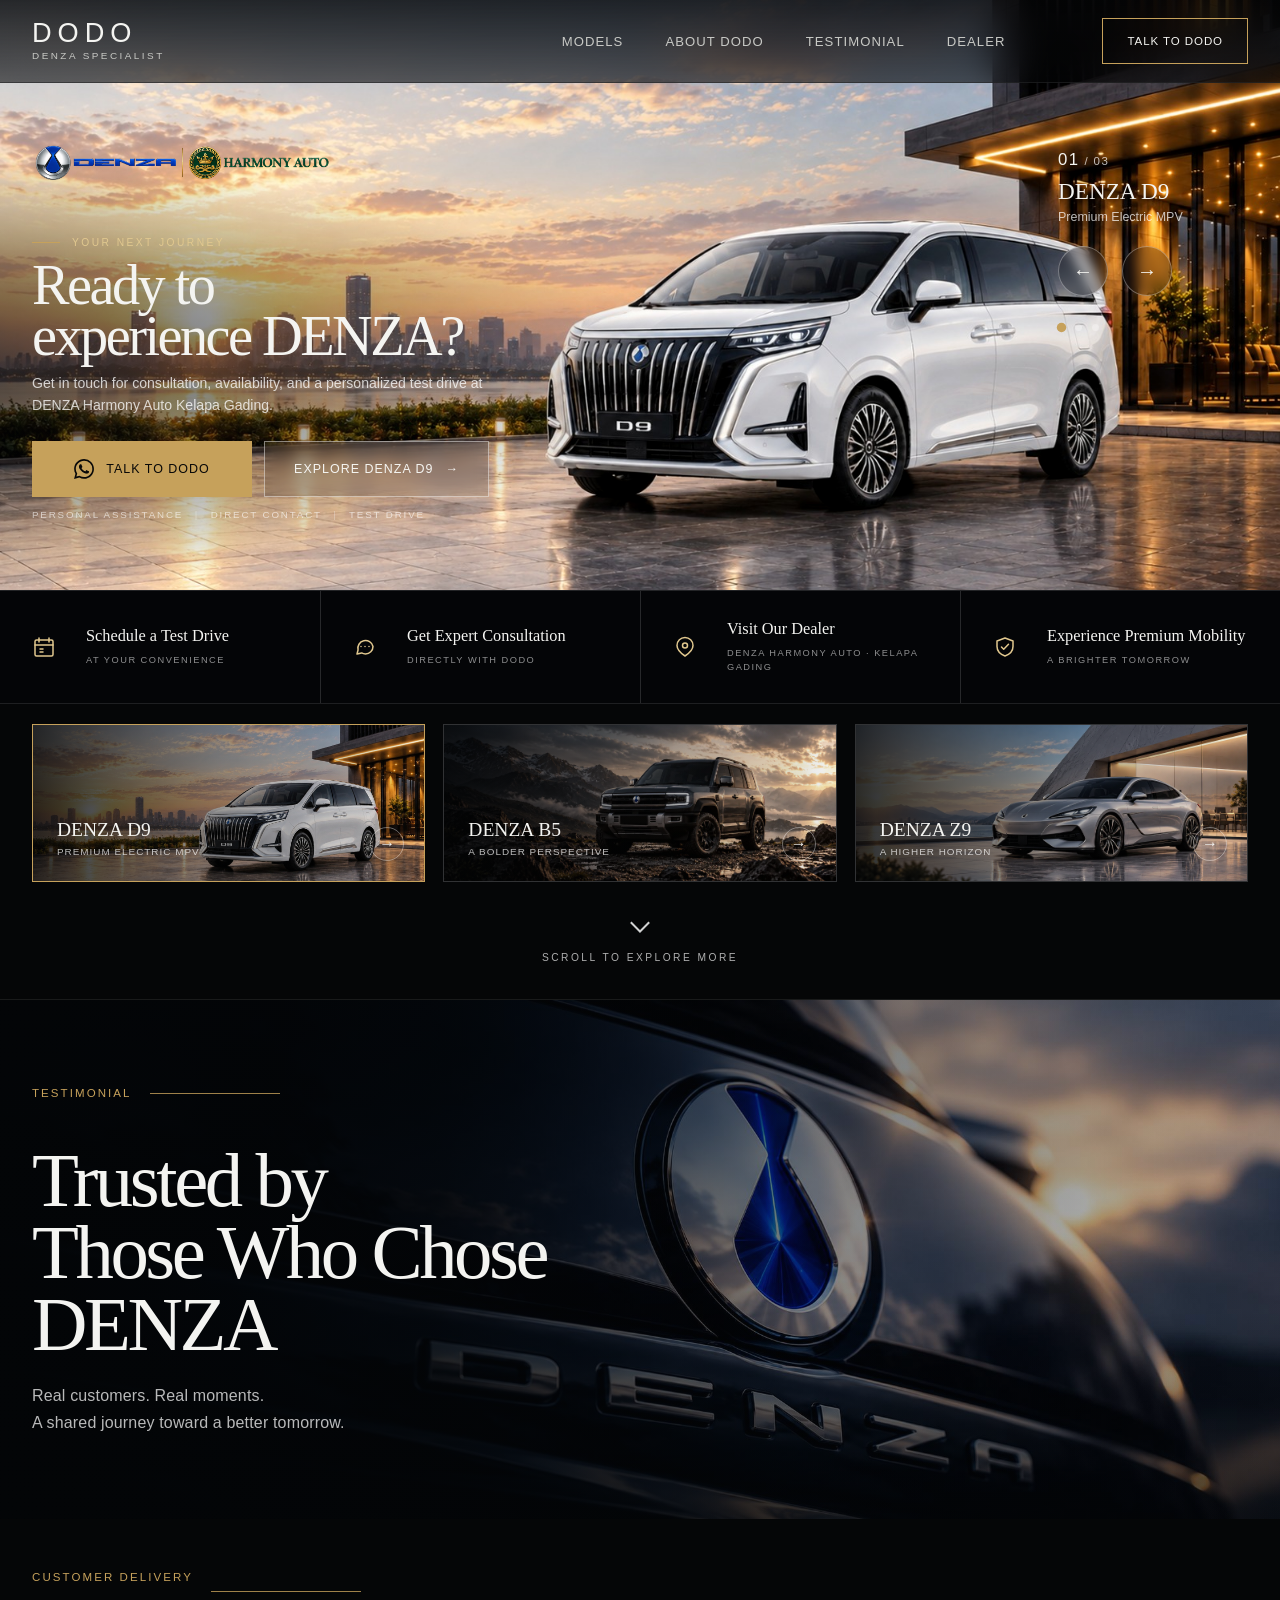
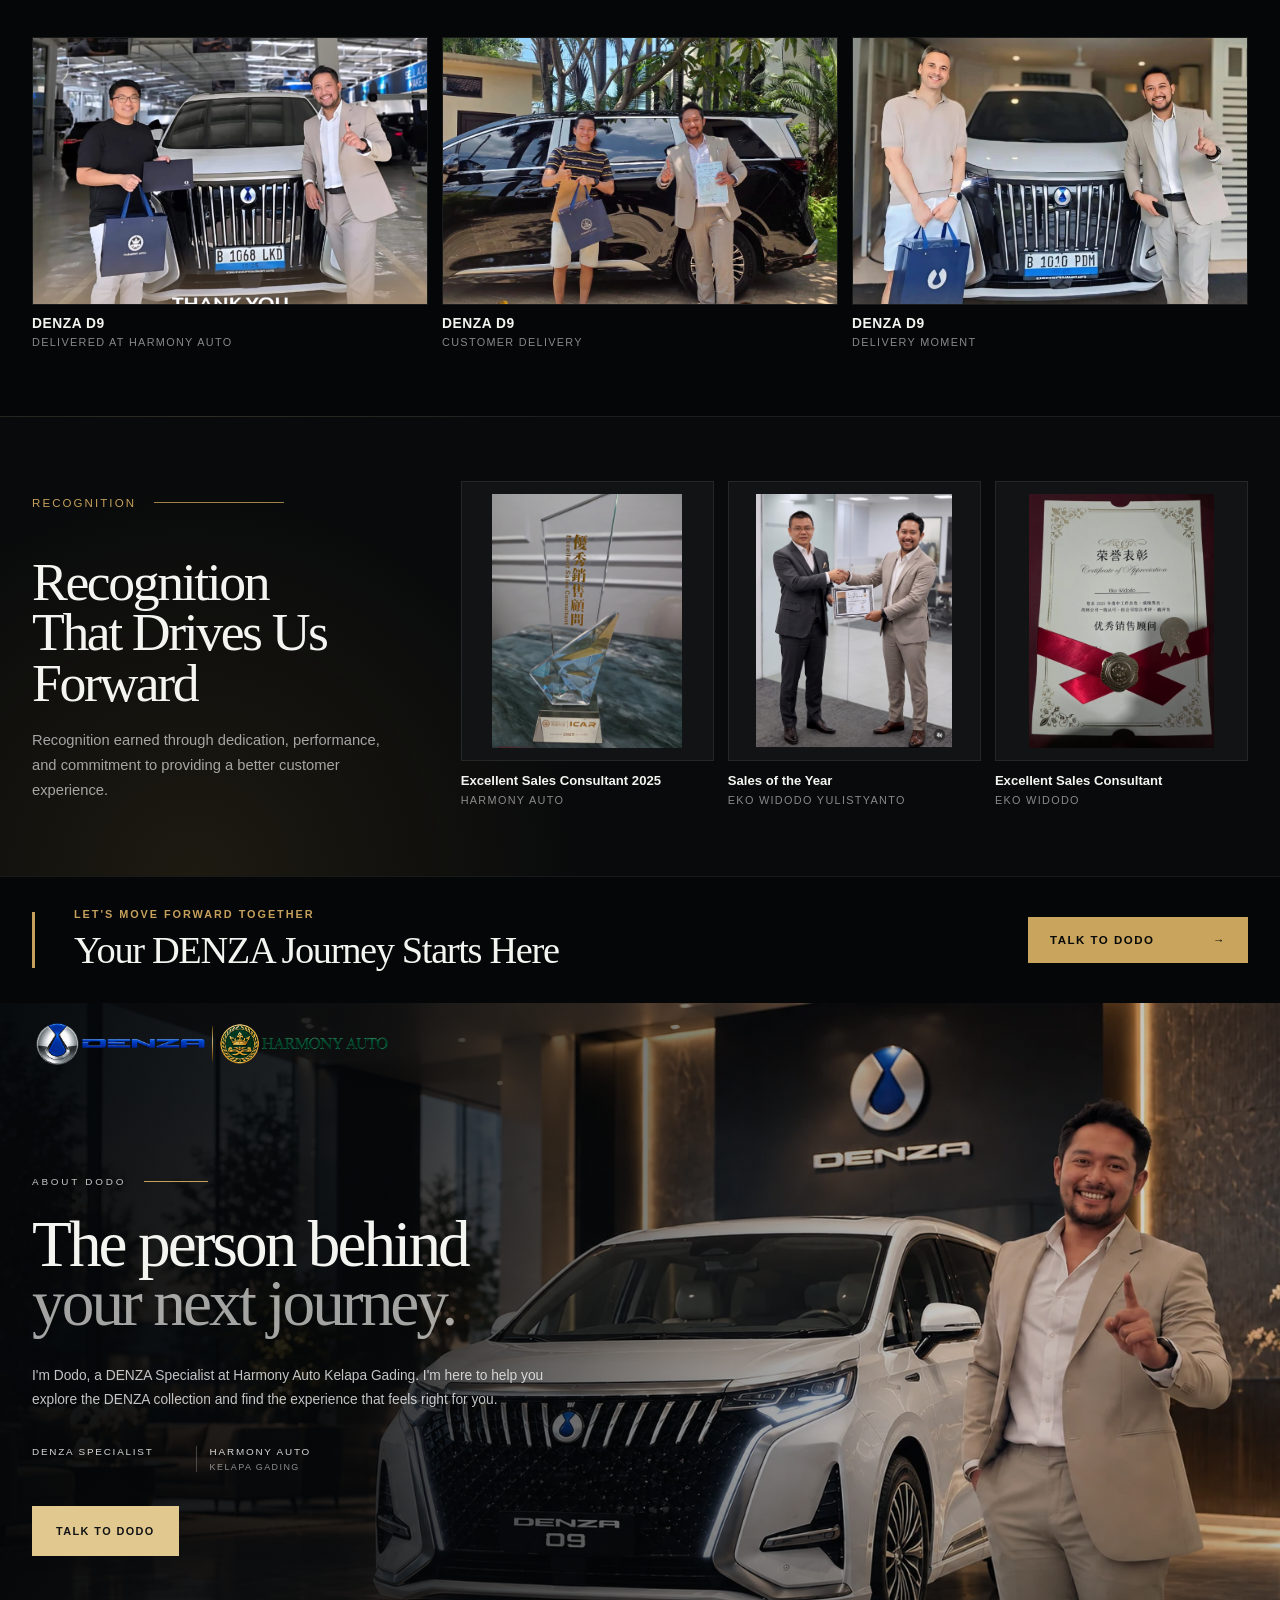
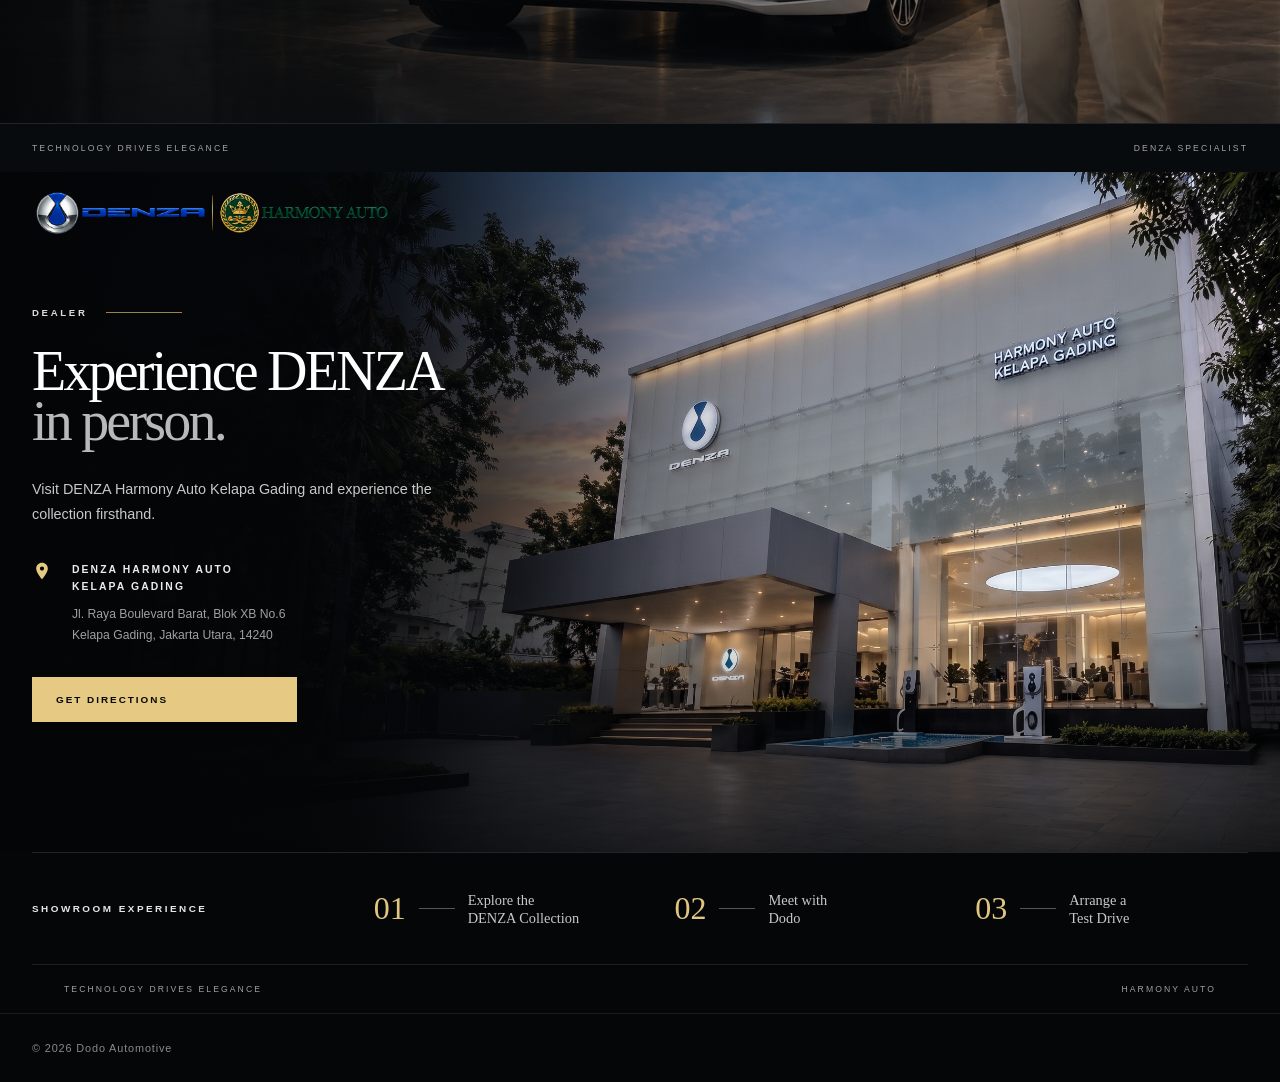
<file: index.html>
<!doctype html>
<html lang="en">
    <head>
        <meta charset="UTF-8" />
        <meta name="viewport" content="width=1200" scale="0.8" />
        <title>Dodo — Authorized DENZA Sales Consultant</title>
        <meta
            name="description"
            content="Discover the DENZA D9 with Dodo, your DENZA specialist at Harmony Auto Kelapa Gading."
        />
        <link rel="stylesheet" href="css/style.css" />
    </head>
    <body>
        <header class="site-header">
            <div class="container nav-wrapper">
                <a href="index.html" class="brand">
                    <span class="brand-name">DODO</span>
                    <span class="brand-role">DENZA SPECIALIST</span>
                </a>

                <nav class="main-nav" id="main-nav">
                    <div class="nav-models">
                        <button
                            class="nav-models-toggle"
                            type="button"
                            aria-expanded="false"
                            aria-haspopup="true"
                        >
                            <span>Models</span>
                        </button>

                        <div class="nav-models-menu">
                            <a href="d9.html">DENZA D9</a>
                            <a href="b5.html">DENZA B5</a>
                            <a href="z9.html">DENZA Z9</a>
                        </div>
                    </div>

                    <a href="index.html#about-dodo">About Dodo</a>
                    <a href="index.html#testimonials">Testimonial</a>
                    <a href="index.html#dealer">Dealer</a>

                    <a
                        href="https://wa.me/6288294745477?text=Hi%20Dodo%2C%20I%27d%20like%20to%20learn%20more%20about%20DENZA."
                        class="mobile-nav-cta"
                        target="_blank"
                        rel="noopener noreferrer"
                    >
                        Talk to Dodo
                    </a>
                </nav>

                <a
                    href="https://wa.me/6288294745477?text=Hi%20Dodo%2C%20I%27d%20like%20to%20learn%20more%20about%20DENZA."
                    class="nav-cta"
                    target="_blank"
                    rel="noopener noreferrer"
                    aria-label="Chat with Dodo on WhatsApp"
                >
                    <span class="nav-cta-label">Talk to Dodo</span>
                    <svg class="nav-cta-whatsapp" viewBox="0 0 24 24" aria-hidden="true">
                        <path
                            d="M20.52 3.48A11.87 11.87 0 0 0 12.05 0C5.5 0 .17 5.33.17 11.88c0 2.09.55 4.13 1.59 5.92L.08 24l6.35-1.66a11.87 11.87 0 0 0 5.62 1.43h.01c6.55 0 11.88-5.33 11.88-11.88 0-3.17-1.23-6.15-3.42-8.41Zm-8.47 18.25h-.01a9.86 9.86 0 0 1-5.03-1.38l-.36-.21-3.77.99 1.01-3.68-.23-.38a9.86 9.86 0 0 1-1.51-5.2C2.15 6.45 6.58 2.02 12.05 2.02c2.65 0 5.14 1.03 7.01 2.9a9.85 9.85 0 0 1 2.91 7.01c0 5.47-4.43 9.8-9.92 9.8Zm5.42-7.37c-.3-.15-1.77-.87-2.04-.97-.27-.1-.47-.15-.67.15-.2.3-.77.97-.95 1.17-.17.2-.35.22-.65.07-.3-.15-1.27-.47-2.42-1.5-.89-.79-1.49-1.76-1.66-2.06-.17-.3-.02-.46.13-.61.13-.13.3-.35.45-.52.15-.17.2-.3.3-.5.1-.2.05-.37-.02-.52-.07-.15-.67-1.62-.92-2.22-.24-.58-.49-.5-.67-.51h-.57c-.2 0-.52.07-.79.37-.27.3-1.04 1.02-1.04 2.49 0 1.47 1.07 2.89 1.22 3.09.15.2 2.1 3.21 5.08 4.5.71.31 1.27.49 1.7.63.71.23 1.36.2 1.87.12.57-.08 1.77-.72 2.02-1.42.25-.7.25-1.3.17-1.42-.07-.12-.27-.2-.57-.35Z"
                        />
                    </svg>
                </a>

                <button
                    class="nav-toggle"
                    type="button"
                    aria-label="Open navigation"
                    aria-controls="main-nav"
                    aria-expanded="false"
                >
                    <span></span>
                    <span></span>
                </button>
            </div>
        </header>
        <main>
            <div class="homepage">
                <section class="hero" aria-label="DENZA model showcase">
                    <div class="hero-stage">
                        <div class="hero-slides" aria-live="polite">
                            <article class="hero-slide is-active" data-model="d9">
                                <img
                                    class="hero-slide-image"
                                    src="assets/images/hero/d9-hero.jpeg"
                                    alt="DENZA D9 luxury electric MPV"
                                />
                                <video
                                    class="hero-slide-video"
                                    muted
                                    playsinline
                                    preload="metadata"
                                    aria-hidden="true"
                                >
                                    <source
                                        src="assets/videos/d9-promotional-video-720p.mp4"
                                        type="video/mp4"
                                    />
                                </video>
                            </article>

                            <article class="hero-slide" data-model="b5" aria-hidden="true">
                                <img
                                    class="hero-slide-image"
                                    src="assets/images/denza/lineup/b5-lineup.webp"
                                    alt="DENZA B5"
                                />
                                <video
                                    class="hero-slide-video"
                                    muted
                                    playsinline
                                    preload="metadata"
                                    aria-hidden="true"
                                >
                                    <source
                                        src="assets/videos/b5-promotional-video-720p.mp4"
                                        type="video/mp4"
                                    />
                                </video>
                            </article>

                            <article class="hero-slide" data-model="z9" aria-hidden="true">
                                <img
                                    class="hero-slide-image"
                                    src="assets/images/denza/lineup/z9-lineup.webp"
                                    alt="DENZA Z9"
                                />
                                <video
                                    class="hero-slide-video"
                                    muted
                                    playsinline
                                    preload="metadata"
                                    aria-hidden="true"
                                >
                                    <source
                                        src="assets/videos/z9-promotional-video-720p.mp4"
                                        type="video/mp4"
                                    />
                                </video>
                            </article>
                        </div>

                        <div class="hero-overlay" aria-hidden="true"></div>

                        <div class="container hero-content">
                            <div class="hero-copy">
                                <div class="hero-brand">
                                    <img
                                        src="assets/images/hero/denza-harmony-logo.png"
                                        alt="DENZA Harmony Auto"
                                    />
                                </div>

                                <span class="hero-eyebrow">YOUR NEXT JOURNEY</span>

                                <h1>Ready to<br />experience DENZA?</h1>
                                <p class="hero-description">
                                    Get in touch for consultation, availability, and a personalized
                                    test drive at DENZA Harmony Auto Kelapa Gading.
                                </p>

                                <div class="hero-actions">
                                    <a
                                        href="https://wa.me/6288294745477?text=Hi%20Dodo%2C%20I%27d%20like%20to%20learn%20more%20about%20DENZA."
                                        class="button button-primary hero-talk-button"
                                        target="_blank"
                                        rel="noopener noreferrer"
                                        aria-label="Talk to Dodo on WhatsApp"
                                    >
                                        <svg
                                            class="hero-whatsapp-icon"
                                            viewBox="0 0 24 24"
                                            aria-hidden="true"
                                        >
                                            <path
                                                d="M20.52 3.48A11.87 11.87 0 0 0 12.05 0C5.5 0 .17 5.33.17 11.88c0 2.09.55 4.13 1.59 5.92L.08 24l6.35-1.66a11.87 11.87 0 0 0 5.62 1.43h.01c6.55 0 11.88-5.33 11.88-11.88 0-3.17-1.23-6.15-3.42-8.41Zm-8.47 18.25h-.01a9.86 9.86 0 0 1-5.03-1.38l-.36-.21-3.77.99 1.01-3.68-.23-.38a9.86 9.86 0 0 1-1.51-5.2C2.15 6.45 6.58 2.02 12.05 2.02c2.65 0 5.14 1.03 7.01 2.9a9.85 9.85 0 0 1 2.91 7.01c0 5.47-4.43 9.8-9.92 9.8Zm5.42-7.37c-.3-.15-1.77-.87-2.04-.97-.27-.1-.47-.15-.67.15-.2.3-.77.97-.95 1.17-.17.2-.35.22-.65.07-.3-.15-1.27-.47-2.42-1.5-.89-.79-1.49-1.76-1.66-2.06-.17-.3-.02-.46.13-.61.13-.13.3-.35.45-.52.15-.17.2-.3.3-.5.1-.2.05-.37-.02-.52-.07-.15-.67-1.62-.92-2.22-.24-.58-.49-.5-.67-.51h-.57c-.2 0-.52.07-.79.37-.27.3-1.04 1.02-1.04 2.49 0 1.47 1.07 2.89 1.22 3.09.15.2 2.1 3.21 5.08 4.5.71.31 1.27.49 1.7.63.71.23 1.36.2 1.87.12.57-.08 1.77-.72 2.02-1.42.25-.7.25-1.3.17-1.42-.07-.12-.27-.2-.57-.35Z"
                                            />
                                        </svg>
                                        <span>TALK TO DODO</span>
                                    </a>

                                    <a
                                        class="button button-secondary hero-explore-button"
                                        href="#d9-experience"
                                    >
                                        <span>EXPLORE DENZA D9</span>
                                    </a>
                                </div>
                                <p class="hero-microcopy">
                                    PERSONAL ASSISTANCE <span>|</span> DIRECT CONTACT
                                    <span>|</span> TEST DRIVE
                                </p>
                            </div>

                            <div class="hero-model-control">
                                <div class="hero-model-meta">
                                    <span class="hero-model-number">01</span>
                                    <span>/ 03</span>
                                </div>
                                <strong class="hero-model-name">DENZA D9</strong>
                                <span class="hero-model-positioning">Premium Electric MPV</span>

                                <div class="hero-arrow-controls">
                                    <button
                                        class="hero-arrow hero-prev"
                                        type="button"
                                        aria-label="Previous DENZA model"
                                    >
                                        ←
                                    </button>
                                    <button
                                        class="hero-arrow hero-next"
                                        type="button"
                                        aria-label="Next DENZA model"
                                    >
                                        →
                                    </button>
                                </div>

                                <div
                                    class="hero-pagination"
                                    role="tablist"
                                    aria-label="DENZA models"
                                >
                                    <button
                                        class="hero-dot is-active"
                                        type="button"
                                        role="tab"
                                        aria-label="Show DENZA D9"
                                        aria-selected="true"
                                    ></button>
                                    <button
                                        class="hero-dot"
                                        type="button"
                                        role="tab"
                                        aria-label="Show DENZA B5"
                                        aria-selected="false"
                                    ></button>
                                    <button
                                        class="hero-dot"
                                        type="button"
                                        role="tab"
                                        aria-label="Show DENZA Z9"
                                        aria-selected="false"
                                    ></button>
                                </div>
                            </div>
                        </div>
                    </div>

                    <div class="hero-feature-strip">
                        <a class="hero-feature" href="#test-drive">
                            <span class="hero-feature-icon" aria-hidden="true">
                                <svg viewBox="0 0 24 24">
                                    <rect x="3" y="5" width="18" height="16" rx="1.5"></rect>
                                    <path d="M7 3v4M17 3v4M3 10h18M8 14h3M8 17h3"></path>
                                </svg>
                            </span>
                            <span class="hero-feature-copy">
                                <strong>Schedule a Test Drive</strong>
                                <small>AT YOUR CONVENIENCE</small>
                            </span>
                        </a>
                        <a class="hero-feature" href="#about-dodo">
                            <span class="hero-feature-icon" aria-hidden="true">
                                <svg viewBox="0 0 24 24">
                                    <path
                                        d="M20 11.5a7.5 7.5 0 0 1-7.5 7.5c-1.4 0-2.72-.38-3.85-1.05L4 19l1.05-3.95A7.5 7.5 0 1 1 20 11.5Z"
                                    ></path>
                                    <path d="M8 11.5h.01M12 11.5h.01M16 11.5h.01"></path>
                                </svg>
                            </span>
                            <span class="hero-feature-copy">
                                <strong>Get Expert Consultation</strong>
                                <small>DIRECTLY WITH DODO</small>
                            </span>
                        </a>
                        <a class="hero-feature" href="#dealer">
                            <span class="hero-feature-icon" aria-hidden="true">
                                <svg viewBox="0 0 24 24">
                                    <path
                                        d="M20 10.5c0 5.2-8 10.5-8 10.5S4 15.7 4 10.5a8 8 0 1 1 16 0Z"
                                    ></path>
                                    <circle cx="12" cy="10.5" r="2.5"></circle>
                                </svg>
                            </span>
                            <span class="hero-feature-copy">
                                <strong>Visit Our Dealer</strong>
                                <small>DENZA HARMONY AUTO · KELAPA GADING</small>
                            </span>
                        </a>
                        <a class="hero-feature" href="#models">
                            <span class="hero-feature-icon" aria-hidden="true">
                                <svg viewBox="0 0 24 24">
                                    <path
                                        d="M12 3 20 6v5.5c0 4.5-3.1 7.7-8 9.5-4.9-1.8-8-5-8-9.5V6l8-3Z"
                                    ></path>
                                    <path d="m8.5 12 2.2 2.2 4.8-5"></path>
                                </svg>
                            </span>
                            <span class="hero-feature-copy">
                                <strong>Experience Premium Mobility</strong>
                                <small>A BRIGHTER TOMORROW</small>
                            </span>
                        </a>
                    </div>

                    <div class="container hero-model-selector" aria-label="DENZA models">
                        <!-- D9 -->
                        <a
                            class="hero-model-card hero-model-card--d9 is-active"
                            href="d9.html"
                            aria-label="Explore DENZA D9"
                        >
                            <img
                                src="assets/images/hero/d9-hero.jpeg"
                                alt="DENZA D9"
                                loading="eager"
                            />
                            <span class="hero-model-card-copy">
                                <strong>DENZA D9</strong>
                                <small>Premium Electric MPV</small>
                            </span>
                            <span class="hero-model-card-arrow" aria-hidden="true">→</span>
                        </a>

                        <!-- B5 -->
                        <a
                            class="hero-model-card hero-model-card--b5"
                            href="b5.html"
                            aria-label="Explore DENZA B5"
                        >
                            <img
                                src="assets/images/denza/lineup/b5-lineup.webp"
                                alt="DENZA B5"
                                loading="eager"
                            />
                            <span class="hero-model-card-copy">
                                <strong>DENZA B5</strong>
                                <small>A Bolder Perspective</small>
                            </span>
                            <span class="hero-model-card-arrow" aria-hidden="true">→</span>
                        </a>

                        <!-- Z9 -->
                        <a
                            class="hero-model-card hero-model-card--z9"
                            href="z9.html"
                            aria-label="Explore DENZA Z9"
                        >
                            <img
                                src="assets/images/denza/lineup/z9-lineup.webp"
                                alt="DENZA Z9"
                                loading="eager"
                            />
                            <span class="hero-model-card-copy">
                                <strong>DENZA Z9</strong>
                                <small>A Higher Horizon</small>
                            </span>
                            <span class="hero-model-card-arrow" aria-hidden="true">→</span>
                        </a>
                    </div>

                    <a
                        href="#models"
                        class="scroll-indicator hero-scroll-indicator"
                        aria-label="Scroll to DENZA models"
                    >
                        <span class="scroll-icon"></span>
                        <span>SCROLL TO EXPLORE MORE</span>
                    </a>
                </section>

                <section class="denza-lineup-section" id="models">
                    <div class="section-brand-logo section-brand-logo--rail">
                        <img
                            src="assets/images/denza/denza-harmony-logo.png"
                            alt="DENZA Harmony Auto"
                            loading="lazy"
                        />
                    </div>

                    <div class="container">
                        <div class="denza-lineup-intro">
                            <span class="section-eyebrow">DENZA</span>
                            <h2>
                                The DENZA
                                <span>Collection.</span>
                            </h2>
                            <p>
                                Three distinct characters.<br />
                                A shared vision for a more refined tomorrow.
                            </p>
                            <div class="denza-lineup-intro-line"></div>
                            <span class="denza-lineup-intro-note">
                                DIFFERENT WAYS TO MOVE<br />
                                A BRIGHTER TOMORROW
                            </span>
                        </div>

                        <div class="denza-lineup-grid">
                            <!-- D9 -->
                            <a
                                href="d9.html"
                                class="denza-lineup-card denza-lineup-card--d9"
                                aria-label="Explore DENZA D9"
                            >
                                <figure class="denza-lineup-image">
                                    <img
                                        src="assets/images/denza/lineup/d9-lineup.webp"
                                        alt="DENZA D9"
                                        loading="lazy"
                                    />
                                </figure>
                                <div class="denza-lineup-content">
                                    <span class="denza-lineup-number">FLAGSHIP</span>
                                    <h3>DENZA D9</h3>
                                    <p class="denza-lineup-model-type">Premium Electric MPV</p>
                                    <div class="denza-lineup-content-line"></div>
                                    <span class="denza-lineup-link">
                                        Explore D9
                                        <span aria-hidden="true">→</span>
                                    </span>
                                </div>
                            </a>

                            <!-- B5 -->
                            <a
                                href="b5.html"
                                class="denza-lineup-card denza-lineup-card--b5"
                                aria-label="Explore DENZA B5"
                            >
                                <figure class="denza-lineup-image">
                                    <img
                                        src="assets/images/denza/lineup/b5-lineup.webp"
                                        alt="DENZA B5"
                                        loading="lazy"
                                    />
                                </figure>
                                <div class="denza-lineup-content">
                                    <h3>DENZA B5</h3>
                                    <p>A Bolder Perspective</p>
                                    <div class="denza-lineup-content-line"></div>
                                    <span class="denza-lineup-link">
                                        Explore B5
                                        <span aria-hidden="true">→</span>
                                    </span>
                                </div>
                            </a>

                            <!-- Z9 -->
                            <a
                                href="z9.html"
                                class="denza-lineup-card denza-lineup-card--z9"
                                aria-label="Explore DENZA Z9"
                            >
                                <figure class="denza-lineup-image">
                                    <img
                                        src="assets/images/denza/lineup/z9-lineup.webp"
                                        alt="DENZA Z9"
                                        loading="lazy"
                                    />
                                </figure>
                                <div class="denza-lineup-content">
                                    <h3>DENZA Z9</h3>
                                    <p>A Higher Horizon</p>
                                    <div class="denza-lineup-content-line"></div>
                                    <span class="denza-lineup-link">
                                        Explore Z9
                                        <span aria-hidden="true">→</span>
                                    </span>
                                </div>
                            </a>
                        </div>

                        <div class="model-footer-line">
                            <span>Technology drives elegance</span>
                            <span>DENZA</span>
                        </div>
                    </div>
                </section>

                <section class="testimonial-section" id="testimonials">
                    <div class="testimonial-hero">
                        <img
                            src="assets/images/testimonial/testimonial-denza-emblem.jpg"
                            alt="DENZA emblem"
                            class="testimonial-hero-image"
                            loading="lazy"
                        />

                        <div class="testimonial-hero-overlay"></div>

                        <div class="container testimonial-hero-content">
                            <span class="section-eyebrow">TESTIMONIAL</span>

                            <h2>
                                Trusted by<br />
                                Those Who Chose DENZA
                            </h2>

                            <p>
                                Real customers. Real moments.<br />
                                A shared journey toward a better tomorrow.
                            </p>
                        </div>
                    </div>

                    <div class="testimonial-delivery">
                        <div class="container">
                            <div class="testimonial-section-heading">
                                <span class="section-eyebrow">CUSTOMER DELIVERY</span>
                                <span class="testimonial-heading-line"></span>
                            </div>

                            <div class="testimonial-delivery-grid">
                                <figure class="testimonial-photo">
                                    <img
                                        src="assets/images/testimonial/testimonial-customer-d9-01.jpeg"
                                        alt="DENZA D9 customer delivery at Harmony Auto"
                                        loading="lazy"
                                    />
                                    <figcaption>
                                        <strong>DENZA D9</strong>
                                        <span>DELIVERED AT HARMONY AUTO</span>
                                    </figcaption>
                                </figure>

                                <figure class="testimonial-photo">
                                    <img
                                        src="assets/images/testimonial/testimonial-customer-d9-02.jpeg"
                                        alt="DENZA D9 customer delivery"
                                        loading="lazy"
                                    />
                                    <figcaption>
                                        <strong>DENZA D9</strong>
                                        <span>CUSTOMER DELIVERY</span>
                                    </figcaption>
                                </figure>

                                <figure class="testimonial-photo">
                                    <img
                                        src="assets/images/testimonial/testimonial-customer-d9-03.jpeg"
                                        alt="DENZA D9 customer delivery"
                                        loading="lazy"
                                    />
                                    <figcaption>
                                        <strong>DENZA D9</strong>
                                        <span>DELIVERY MOMENT</span>
                                    </figcaption>
                                </figure>
                            </div>
                        </div>
                    </div>

                    <div class="testimonial-recognition">
                        <div class="container testimonial-recognition-layout">
                            <div class="testimonial-recognition-intro">
                                <span class="section-eyebrow">RECOGNITION</span>

                                <h2>
                                    Recognition<br />
                                    That Drives Us Forward
                                </h2>

                                <p>
                                    Recognition earned through dedication, performance, and
                                    commitment to providing a better customer experience.
                                </p>
                            </div>

                            <div class="testimonial-awards-grid">
                                <figure class="testimonial-award">
                                    <div class="testimonial-award-image">
                                        <img
                                            src="assets/images/testimonial/testimonial-award-01.jpeg"
                                            alt="Excellent Sales Consultant 2025 award"
                                            loading="lazy"
                                        />
                                    </div>

                                    <figcaption>
                                        <strong>Excellent Sales Consultant 2025</strong>
                                        <span>HARMONY AUTO</span>
                                    </figcaption>
                                </figure>

                                <figure class="testimonial-award">
                                    <div class="testimonial-award-image">
                                        <img
                                            src="assets/images/testimonial/testimonial-award-02.jpg"
                                            alt="Sales of the Year certificate"
                                            loading="lazy"
                                        />
                                    </div>

                                    <figcaption>
                                        <strong>Sales of the Year</strong>
                                        <span>EKO WIDODO YULISTYANTO</span>
                                    </figcaption>
                                </figure>

                                <figure class="testimonial-award">
                                    <div class="testimonial-award-image">
                                        <img
                                            src="assets/images/testimonial/testimonial-award-03.jpeg"
                                            alt="Excellent Sales Consultant certificate"
                                            loading="lazy"
                                        />
                                    </div>

                                    <figcaption>
                                        <strong>Excellent Sales Consultant</strong>
                                        <span>EKO WIDODO</span>
                                    </figcaption>
                                </figure>
                            </div>
                        </div>
                    </div>

                    <div class="testimonial-closing">
                        <div class="container testimonial-closing-inner">
                            <div class="testimonial-closing-copy">
                                <span>LET'S MOVE FORWARD TOGETHER</span>
                                <h2>Your DENZA Journey Starts Here</h2>
                            </div>

                            <a
                                href="https://wa.me/6288294745477?text=Hi%20Dodo%2C%20I'd%20like%20to%20learn%20more%20about%20DENZA."
                                class="testimonial-closing-cta"
                                target="_blank"
                                rel="noopener noreferrer"
                            >
                                <span>Talk to Dodo</span>
                                <span aria-hidden="true">→</span>
                            </a>
                        </div>
                    </div>
                </section>

                <section class="about-dodo-section" id="about-dodo">
                    <div class="about-dodo-visual">
                        <img
                            src="assets/images/about-dodo/dodo-about.webp"
                            alt="Dodo beside a DENZA D9"
                            loading="lazy"
                        />
                        <div class="about-dodo-overlay"></div>

                        <div class="section-brand-logo section-brand-logo--visual">
                            <img
                                src="assets/images/denza/denza-harmony-logo.png"
                                alt="DENZA Harmony Auto"
                                loading="lazy"
                            />
                        </div>

                        <div class="container about-dodo-inner">
                            <div class="about-dodo-copy">
                                <span class="about-dodo-eyebrow">ABOUT DODO</span>

                                <h2>
                                    The person behind<br />
                                    <span>your next journey.</span>
                                </h2>

                                <p>
                                    I'm Dodo, a DENZA Specialist at Harmony Auto Kelapa Gading. I'm
                                    here to help you explore the DENZA collection and find the
                                    experience that feels right for you.
                                </p>

                                <div class="about-dodo-meta">
                                    <span>
                                        <strong>DENZA SPECIALIST</strong>
                                    </span>
                                    <span>
                                        <strong>HARMONY AUTO</strong>
                                        <small>KELAPA GADING</small>
                                    </span>
                                </div>

                                <a
                                    href="https://wa.me/6288294745477?text=Hi%20Dodo%2C%20I%27d%20like%20to%20learn%20more%20about%20DENZA."
                                    class="about-dodo-button"
                                    target="_blank"
                                    rel="noopener noreferrer"
                                >
                                    TALK TO DODO
                                </a>
                            </div>
                        </div>
                    </div>

                    <div class="model-footer-line">
                        <span>Technology drives elegance</span>
                        <span>DENZA SPECIALIST</span>
                    </div>
                </section>

                <section class="dealer-section" id="dealer">
                    <div class="dealer-visual">
                        <img
                            src="assets/images/dealer/harmony-auto-kelapa-gading.jpg"
                            alt="DENZA Harmony Auto Kelapa Gading showroom exterior"
                        />
                        <div class="dealer-visual-overlay"></div>
                        <div class="section-brand-logo section-brand-logo--visual">
                            <img
                                src="assets/images/denza/denza-harmony-logo.png"
                                alt="DENZA Harmony Auto"
                                loading="lazy"
                            />
                        </div>
                    </div>
                    <div class="container dealer-inner">
                        <div class="dealer-copy">
                            <div class="dealer-eyebrow"><span>DEALER</span><i></i></div>
                            <h2>
                                <span class="dealer-headline-line">Experience DENZA</span
                                ><span>in person.</span>
                            </h2>
                            <p>
                                Visit DENZA Harmony Auto Kelapa Gading and experience the collection
                                firsthand.
                            </p>
                            <div class="dealer-location">
                                <div class="dealer-location-icon">
                                    <svg
                                        width="20"
                                        height="20"
                                        viewBox="0 0 24 24"
                                        fill="none"
                                        xmlns="http://www.w3.org/2000/svg"
                                    >
                                        <path
                                            d="M12 2C8.13 2 5 5.13 5 9C5 14.25 12 22 12 22C12 22 19 14.25 19 9C19 5.13 15.87 2 12 2ZM12 11.5C10.62 11.5 9.5 10.38 9.5 9C9.5 7.62 10.62 6.5 12 6.5C13.38 6.5 14.5 7.62 14.5 9C14.5 10.38 13.38 11.5 12 11.5Z"
                                            fill="#e6ca83"
                                        />
                                    </svg>
                                </div>
                                <div>
                                    <strong
                                        >DENZA HARMONY AUTO<br />
                                        KELAPA GADING</strong
                                    >
                                    <span
                                        >Jl. Raya Boulevard Barat, Blok XB No.6<br />Kelapa Gading,
                                        Jakarta Utara, 14240</span
                                    >
                                </div>
                            </div>
                            <a
                                class="dealer-button"
                                href="https://www.google.com/maps/search/?api=1&amp;query=DENZA+Harmony+Auto+Kelapa+Gading"
                                target="_blank"
                                rel="noopener noreferrer"
                            >
                                GET DIRECTIONS
                            </a>
                        </div>
                    </div>
                    <div class="container dealer-experience">
                        <div class="dealer-experience-label">SHOWROOM EXPERIENCE</div>
                        <a class="dealer-experience-item" href="#models">
                            <strong>01</strong><span></span>
                            <p>Explore the<br />DENZA Collection</p>
                        </a>
                        <a class="dealer-experience-item" href="#about-dodo">
                            <strong>02</strong><span></span>
                            <p>Meet with<br />Dodo</p>
                        </a>
                        <a
                            class="dealer-experience-item dealer-experience-item--link"
                            href="https://wa.me/6288294745477?text=Hi%20Dodo%2C%20I%27d%20like%20to%20arrange%20a%20test%20drive%20with%20the%20DENZA."
                            target="_blank"
                            rel="noopener noreferrer"
                        >
                            <strong>03</strong><span></span>
                            <p>Arrange a<br />Test Drive</p>
                        </a>
                    </div>
                    <div class="container dealer-footer">
                        <div class="model-footer-line">
                            <span>Technology drives elegance</span>
                            <span>HARMONY AUTO</span>
                        </div>
                    </div>
                </section>

                <section id="test-drive"></section>
            </div>
        </main>
        <footer class="site-footer">
            <div class="container">
                <p>© 2026 Dodo Automotive</p>
            </div>
        </footer>
        <a
            class="mobile-whatsapp-button"
            href="https://wa.me/6288294745477?text=Hi%20Dodo%2C%20I%27d%20like%20to%20learn%20more%20about%20DENZA."
            target="_blank"
            rel="noopener noreferrer"
            aria-label="Chat with Dodo on WhatsApp"
        >
            <svg viewBox="0 0 24 24" aria-hidden="true">
                <path
                    d="M20.52 3.48A11.87 11.87 0 0 0 12.05 0C5.5 0 .18 5.32.18 11.87c0 2.09.55 4.13 1.6 5.93L.07 24l6.34-1.66a11.86 11.86 0 0 0 5.64 1.43h.01c6.55 0 11.87-5.32 11.87-11.87 0-3.17-1.23-6.15-3.41-8.42ZM12.06 21.75h-.01a9.85 9.85 0 0 1-5.02-1.38l-.36-.21-3.76.98 1-3.66-.23-.38a9.84 9.84 0 1 1 8.38 4.65Zm5.4-7.37c-.3-.15-1.76-.87-2.03-.97-.27-.1-.47-.15-.67.15-.2.3-.77.97-.94 1.17-.17.2-.35.22-.65.07-.3-.15-1.26-.46-2.4-1.47-.89-.79-1.49-1.76-1.66-2.06-.17-.3-.02-.46.13-.61.13-.13.3-.35.45-.52.15-.17.2-.3.3-.5.1-.2.05-.37-.02-.52-.07-.15-.67-1.62-.92-2.22-.24-.58-.49-.5-.67-.51h-.57c-.2 0-.52.07-.79.37-.27.3-1.04 1.02-1.04 2.49 0 1.47 1.07 2.89 1.22 3.09.15.2 2.1 3.21 5.08 4.5.71.31 1.27.49 1.7.63.71.23 1.36.2 1.87.12.57-.08 1.77-.72 2.02-1.42.25-.7.25-1.3.17-1.42-.07-.12-.27-.2-.57-.35Z"
                />
            </svg>
        </a>
        <script src="js/main.js"></script>
    </body>
</html>
</file>
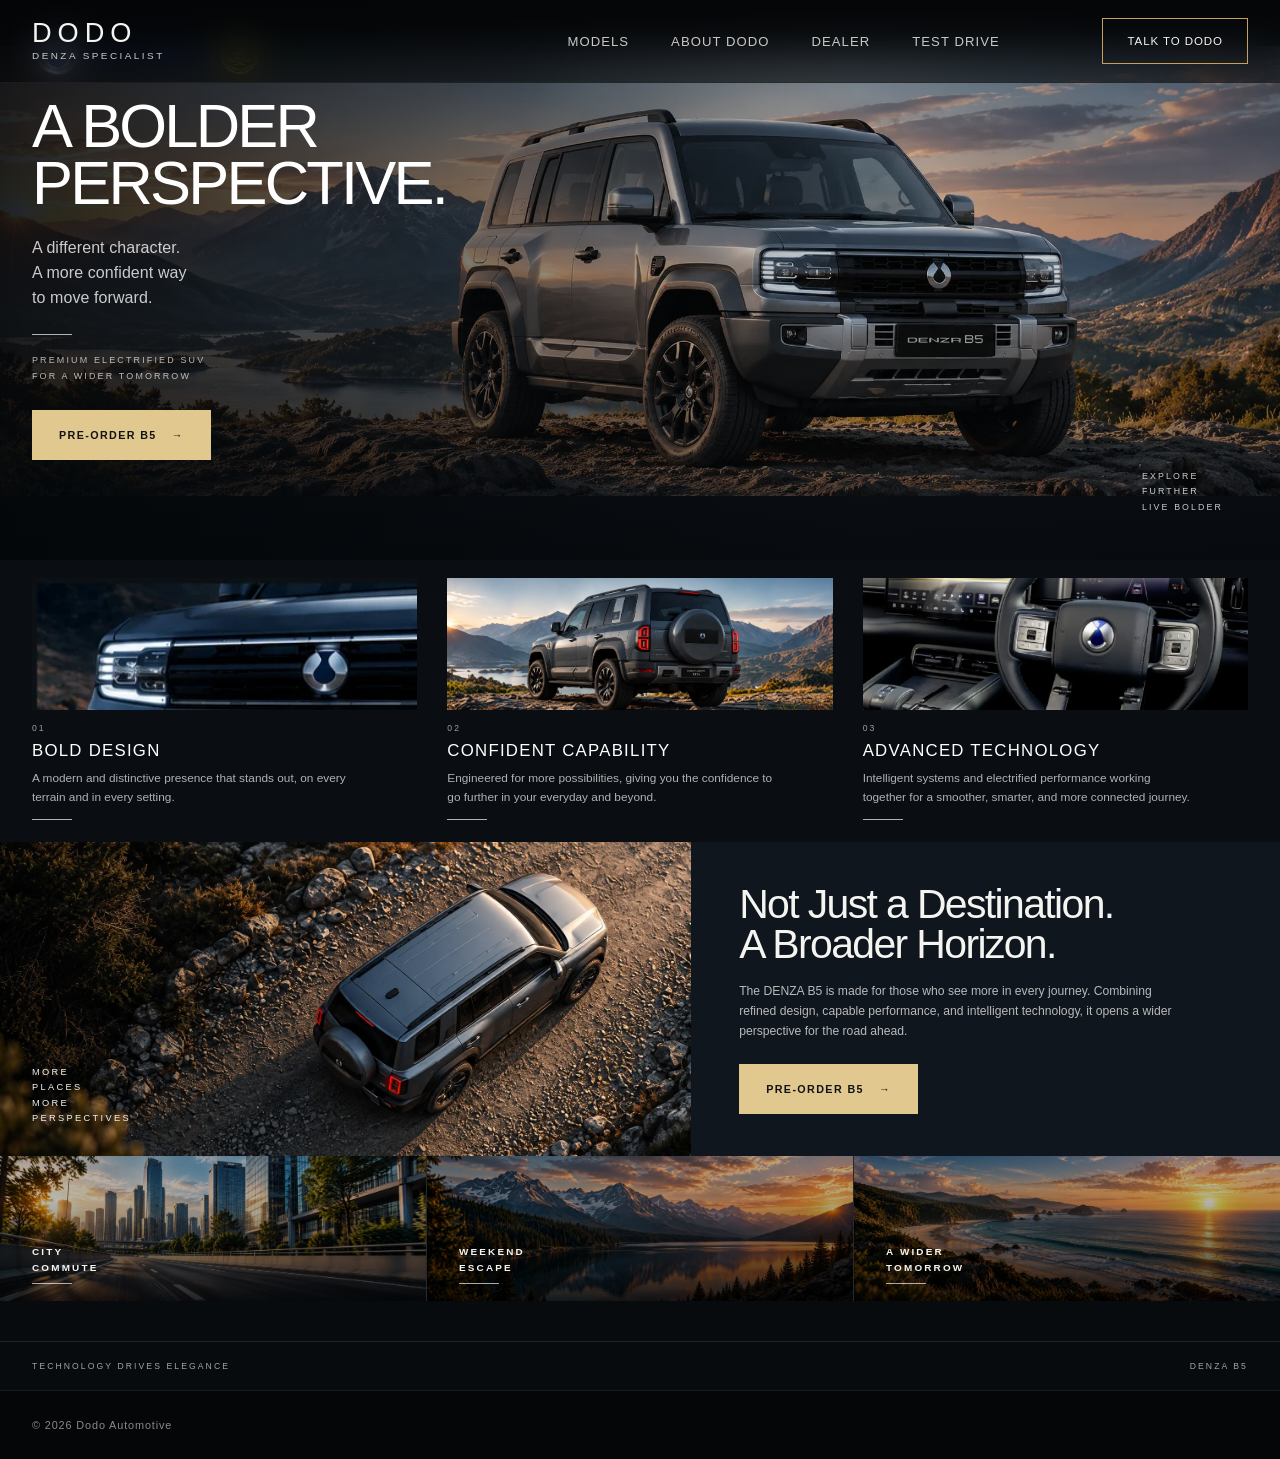
<file: b5.html>
<!doctype html>
<html lang="en">
    <head>
        <meta charset="UTF-8" />
        <meta name="viewport" content="width=1200" scale="0.8" />
        <title>Dodo — DENZA Specialist</title>
        <meta
            name="description"
            content="Discover the DENZA D9 with Dodo, your DENZA specialist at Harmony Auto Kelapa Gading."
        />
        <link rel="stylesheet" href="css/style.css" />
    </head>
    <body>
        <header class="site-header">
            <div class="container nav-wrapper">
                <a href="index.html" class="brand">
                    <span class="brand-name">DODO</span>
                    <span class="brand-role">DENZA SPECIALIST</span>
                </a>

                <nav class="main-nav" id="main-nav">
                    <div class="nav-models">
                        <button
                            class="nav-models-toggle"
                            type="button"
                            aria-expanded="false"
                            aria-haspopup="true"
                        >
                            <span>Models</span>
                        </button>

                        <div class="nav-models-menu">
                            <a href="d9.html">DENZA D9</a>
                            <a href="b5.html">DENZA B5</a>
                            <a href="z9.html">DENZA Z9</a>
                        </div>
                    </div>
                    <a href="index.html#about-dodo">About Dodo</a>
                    <a href="index.html#dealer">Dealer</a>
                    <a href="index.html#test-drive">Test Drive</a>
                    <a href="#test-drive" class="mobile-nav-cta">Book Test Drive</a>
                </nav>

                <a
                    href="https://wa.me/6288294745477?text=Hi%20Dodo%2C%20I%27d%20like%20to%20learn%20more%20about%20DENZA."
                    class="nav-cta"
                    target="_blank"
                    rel="noopener noreferrer"
                    aria-label="Chat with Dodo on WhatsApp"
                >
                    <span class="nav-cta-label">Talk to Dodo</span>
                    <svg class="nav-cta-whatsapp" viewBox="0 0 24 24" aria-hidden="true">
                        <path
                            d="M20.52 3.48A11.87 11.87 0 0 0 12.05 0C5.5 0 .17 5.33.17 11.88c0 2.09.55 4.13 1.59 5.92L.08 24l6.35-1.66a11.87 11.87 0 0 0 5.62 1.43h.01c6.55 0 11.88-5.33 11.88-11.88 0-3.17-1.23-6.15-3.42-8.41Zm-8.47 18.25h-.01a9.86 9.86 0 0 1-5.03-1.38l-.36-.21-3.77.99 1.01-3.68-.23-.38a9.86 9.86 0 0 1-1.51-5.2C2.15 6.45 6.58 2.02 12.05 2.02c2.65 0 5.14 1.03 7.01 2.9a9.85 9.85 0 0 1 2.91 7.01c0 5.47-4.43 9.8-9.92 9.8Zm5.42-7.37c-.3-.15-1.77-.87-2.04-.97-.27-.1-.47-.15-.67.15-.2.3-.77.97-.95 1.17-.17.2-.35.22-.65.07-.3-.15-1.27-.47-2.42-1.5-.89-.79-1.49-1.76-1.66-2.06-.17-.3-.02-.46.13-.61.13-.13.3-.35.45-.52.15-.17.2-.3.3-.5.1-.2.05-.37-.02-.52-.07-.15-.67-1.62-.92-2.22-.24-.58-.49-.5-.67-.51h-.57c-.2 0-.52.07-.79.37-.27.3-1.04 1.02-1.04 2.49 0 1.47 1.07 2.89 1.22 3.09.15.2 2.1 3.21 5.08 4.5.71.31 1.27.49 1.7.63.71.23 1.36.2 1.87.12.57-.08 1.77-.72 2.02-1.42.25-.7.25-1.3.17-1.42-.07-.12-.27-.2-.57-.35Z"
                        />
                    </svg>
                </a>

                <button
                    class="nav-toggle"
                    type="button"
                    aria-label="Open navigation"
                    aria-controls="main-nav"
                    aria-expanded="false"
                >
                    <span></span>
                    <span></span>
                </button>
            </div>
        </header>
        <main>
            <div class="homepage">
                <section class="denza-b5-section" id="b5">
                    <div class="section-brand-logo section-brand-logo--rail">
                        <img
                            src="assets/images/denza/denza-harmony-logo.png"
                            alt="DENZA Harmony Auto"
                            loading="lazy"
                        />
                    </div>

                    <div class="denza-b5-hero">
                        <img
                            src="assets/images/denza/b5/b5-hero.webp"
                            alt="DENZA B5 on rugged terrain"
                            loading="lazy"
                        />

                        <video
                            class="denza-b5-hero-video"
                            muted
                            playsinline
                            preload="metadata"
                            aria-hidden="true"
                        >
                            <source
                                src="assets/videos/b5-promotional-video-720p.mp4"
                                type="video/mp4"
                            />
                        </video>

                        <div class="denza-b5-hero-overlay"></div>
                        <div class="container denza-b5-hero-inner">
                            <div class="denza-b5-hero-copy">
                                <span class="denza-b5-eyebrow">DENZA B5</span>
                                <h2>A BOLDER<br />PERSPECTIVE.</h2>
                                <p>
                                    A different character.<br />A more confident way<br />to move
                                    forward.
                                </p>
                                <div class="denza-b5-rule"></div>
                                <span class="denza-b5-note"
                                    >PREMIUM ELECTRIFIED SUV<br />FOR A WIDER TOMORROW</span
                                >
                                <div class="denza-b5-actions">
                                    <a
                                        href="https://wa.me/6288294745477?text=Hi%20Dodo%2C%20I%27m%20interested%20in%20the%20DENZA%20B5%20and%20would%20like%20to%20know%20more%20about%20the%20pre-order."
                                        class="denza-b5-button"
                                        target="_blank"
                                        rel="noopener noreferrer"
                                        >PRE-ORDER B5 <span aria-hidden="true">→</span></a
                                    >
                                </div>
                            </div>
                            <span class="denza-b5-hero-side-note"
                                >EXPLORE<br />FURTHER<br />LIVE BOLDER</span
                            >
                        </div>
                    </div>

                    <div class="denza-b5-highlights" id="b5-highlights">
                        <div class="container">
                            <div class="denza-b5-highlight-grid">
                                <article class="denza-b5-highlight">
                                    <figure>
                                        <img
                                            src="assets/images/denza/b5/b5-design.webp"
                                            alt="DENZA B5 front design detail"
                                            loading="lazy"
                                        />
                                    </figure>
                                    <span class="denza-b5-index">01</span>
                                    <h3>BOLD DESIGN</h3>
                                    <p>
                                        A modern and distinctive presence that stands out, on every
                                        terrain and in every setting.
                                    </p>
                                    <div class="denza-b5-small-rule"></div>
                                </article>
                                <article class="denza-b5-highlight">
                                    <figure>
                                        <img
                                            src="assets/images/denza/b5/b5-capability.webp"
                                            alt="DENZA B5 rear three-quarter view"
                                            loading="lazy"
                                        />
                                    </figure>
                                    <span class="denza-b5-index">02</span>
                                    <h3>CONFIDENT CAPABILITY</h3>
                                    <p>
                                        Engineered for more possibilities, giving you the confidence
                                        to go further in your everyday and beyond.
                                    </p>
                                    <div class="denza-b5-small-rule"></div>
                                </article>
                                <article class="denza-b5-highlight">
                                    <figure>
                                        <img
                                            src="assets/images/denza/b5/b5-technology.webp"
                                            alt="DENZA B5 interior technology"
                                            loading="lazy"
                                        />
                                    </figure>
                                    <span class="denza-b5-index">03</span>
                                    <h3>ADVANCED TECHNOLOGY</h3>
                                    <p>
                                        Intelligent systems and electrified performance working
                                        together for a smoother, smarter, and more connected
                                        journey.
                                    </p>
                                    <div class="denza-b5-small-rule"></div>
                                </article>
                            </div>
                        </div>
                    </div>

                    <div class="denza-b5-horizon">
                        <div class="denza-b5-horizon-image">
                            <img
                                src="assets/images/denza/b5/b5-horizon.webp"
                                alt="DENZA B5 viewed from above on rugged terrain"
                                loading="lazy"
                            />
                            <span class="denza-b5-horizon-label"
                                >MORE<br />PLACES<br />MORE<br />PERSPECTIVES</span
                            >
                        </div>
                        <div class="denza-b5-horizon-copy">
                            <span class="denza-b5-eyebrow">DENZA B5</span>
                            <h3>Not Just a Destination.<br />A Broader Horizon.</h3>
                            <p>
                                The DENZA B5 is made for those who see more in every journey.
                                Combining refined design, capable performance, and intelligent
                                technology, it opens a wider perspective for the road ahead.
                            </p>
                            <a
                                href="https://wa.me/6288294745477?text=Hi%20Dodo%2C%20I%27m%20interested%20in%20the%20DENZA%20B5%20and%20would%20like%20to%20know%20more%20about%20the%20pre-order."
                                class="denza-b5-button"
                                target="_blank"
                                rel="noopener noreferrer"
                                >PRE-ORDER B5 <span aria-hidden="true">→</span></a
                            >
                        </div>
                    </div>

                    <div class="denza-b5-destinations">
                        <div class="denza-b5-destination">
                            <img
                                src="assets/images/denza/b5/b5-city.webp"
                                alt="Road through a forest"
                                loading="lazy"
                            /><span>CITY<br />COMMUTE</span><i></i>
                        </div>
                        <div class="denza-b5-destination">
                            <img
                                src="assets/images/denza/b5/b5-weekend.webp"
                                alt="Mountain lake landscape"
                                loading="lazy"
                            /><span>WEEKEND<br />ESCAPE</span><i></i>
                        </div>
                        <div class="denza-b5-destination">
                            <img
                                src="assets/images/denza/b5/b5-tomorrow.webp"
                                alt="Mountain horizon at dusk"
                                loading="lazy"
                            /><span>A WIDER<br />TOMORROW</span><i></i>
                        </div>
                    </div>

                    <div class="model-footer-line" id="b5-interest">
                        <span>Technology drives elegance</span>
                        <span>DENZA B5</span>
                    </div>
                </section>
            </div>
        </main>
        <footer class="site-footer">
            <div class="container">
                <p>© 2026 Dodo Automotive</p>
            </div>
        </footer>
        <a
            class="mobile-whatsapp-button"
            href="https://wa.me/6288294745477?text=Hi%20Dodo%2C%20I%27d%20like%20to%20learn%20more%20about%20DENZA."
            target="_blank"
            rel="noopener noreferrer"
            aria-label="Chat with Dodo on WhatsApp"
        >
            <svg viewBox="0 0 24 24" aria-hidden="true">
                <path
                    d="M20.52 3.48A11.87 11.87 0 0 0 12.05 0C5.5 0 .18 5.32.18 11.87c0 2.09.55 4.13 1.6 5.93L.07 24l6.34-1.66a11.86 11.86 0 0 0 5.64 1.43h.01c6.55 0 11.87-5.32 11.87-11.87 0-3.17-1.23-6.15-3.41-8.42ZM12.06 21.75h-.01a9.85 9.85 0 0 1-5.02-1.38l-.36-.21-3.76.98 1-3.66-.23-.38a9.84 9.84 0 1 1 8.38 4.65Zm5.4-7.37c-.3-.15-1.76-.87-2.03-.97-.27-.1-.47-.15-.67.15-.2.3-.77.97-.94 1.17-.17.2-.35.22-.65.07-.3-.15-1.26-.46-2.4-1.47-.89-.79-1.49-1.76-1.66-2.06-.17-.3-.02-.46.13-.61.13-.13.3-.35.45-.52.15-.17.2-.3.3-.5.1-.2.05-.37-.02-.52-.07-.15-.67-1.62-.92-2.22-.24-.58-.49-.5-.67-.51h-.57c-.2 0-.52.07-.79.37-.27.3-1.04 1.02-1.04 2.49 0 1.47 1.07 2.89 1.22 3.09.15.2 2.1 3.21 5.08 4.5.71.31 1.27.49 1.7.63.71.23 1.36.2 1.87.12.57-.08 1.77-.72 2.02-1.42.25-.7.25-1.3.17-1.42-.07-.12-.27-.2-.57-.35Z"
                />
            </svg>
        </a>
        <script src="js/main.js"></script>
    </body>
</html>
</file>
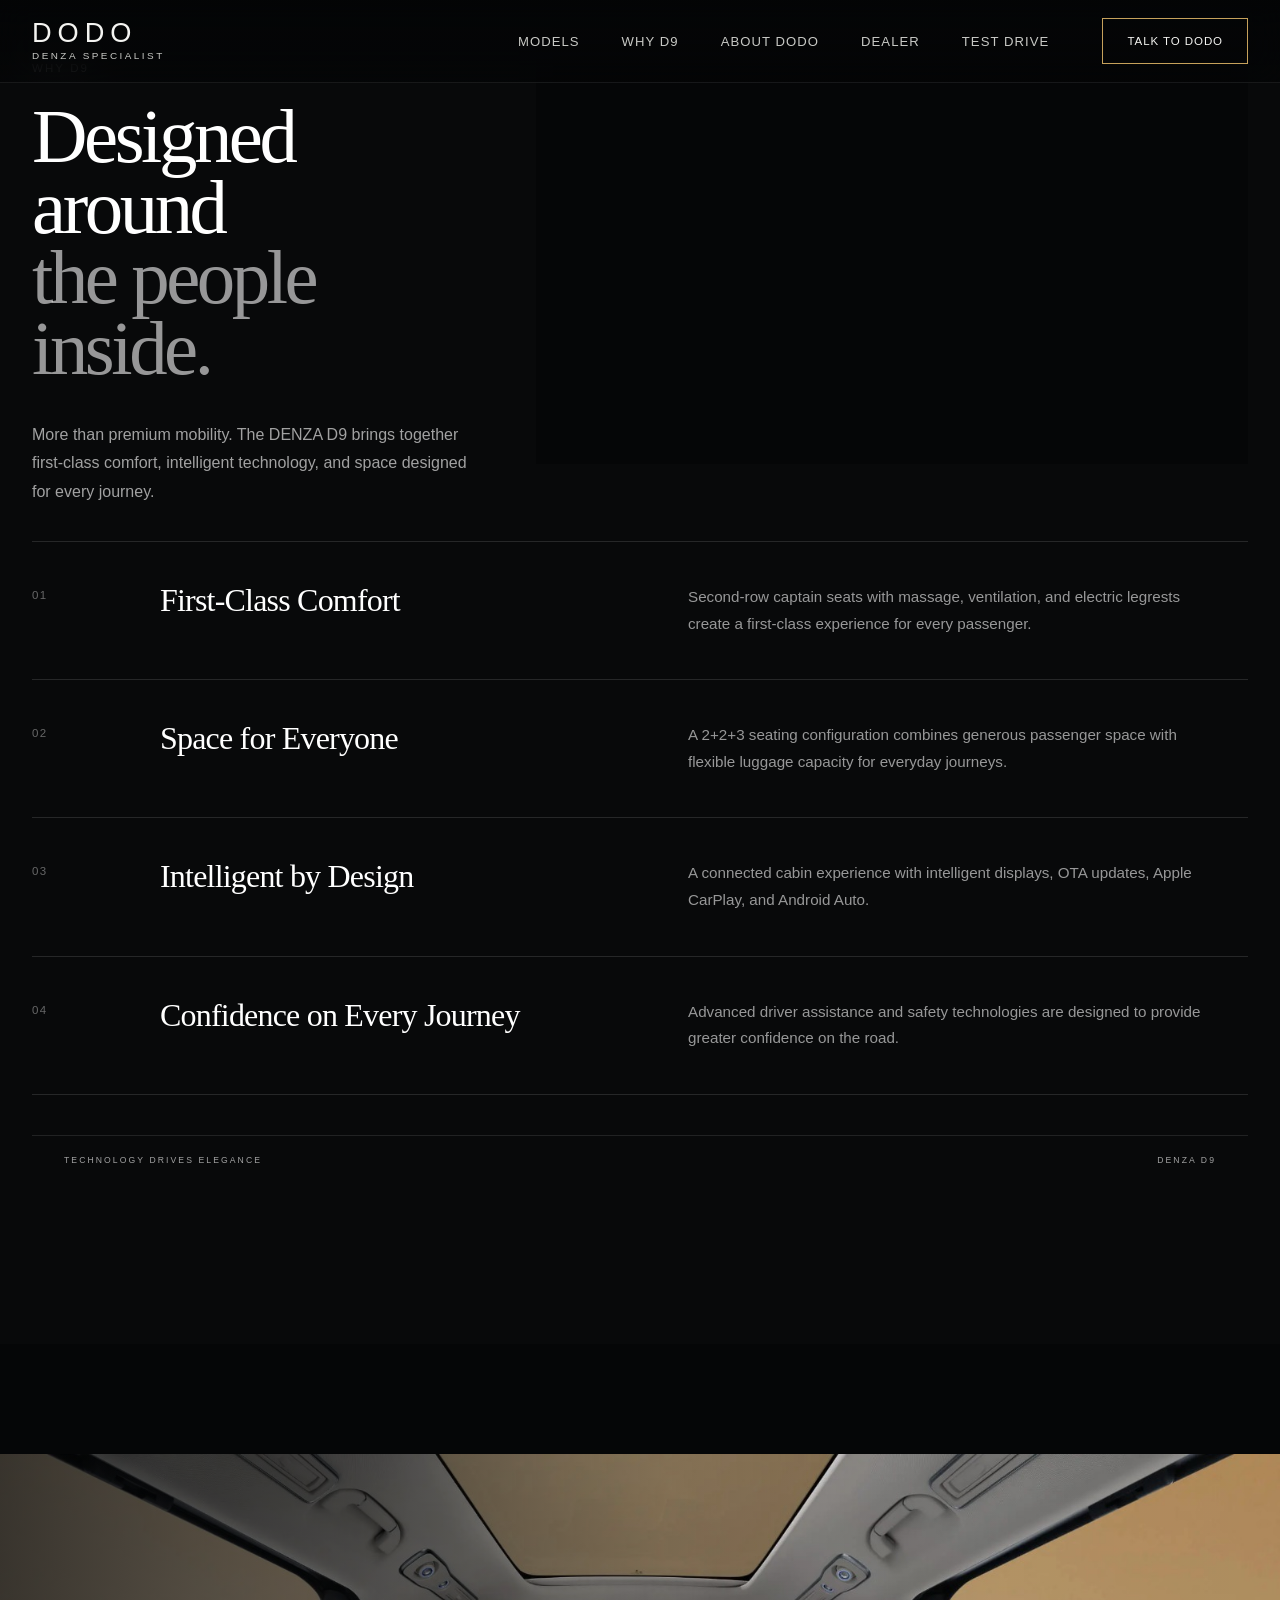
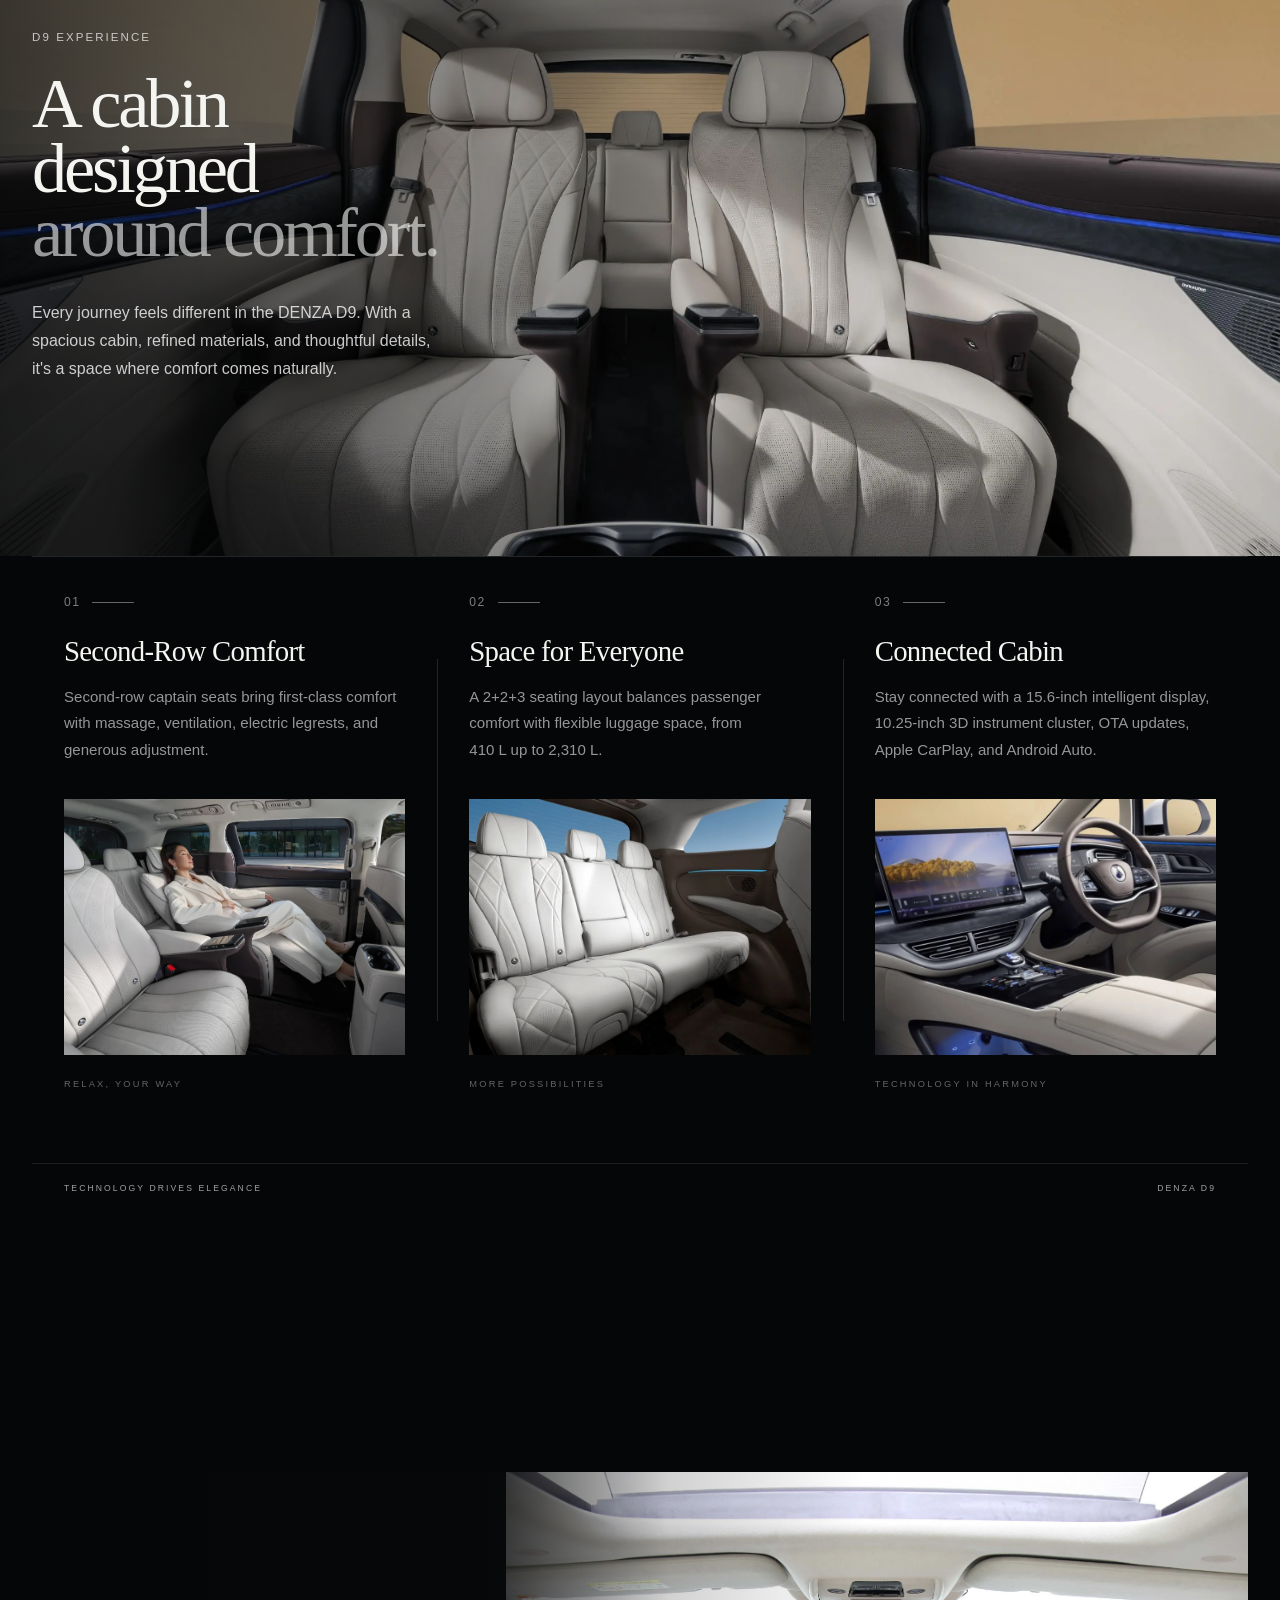
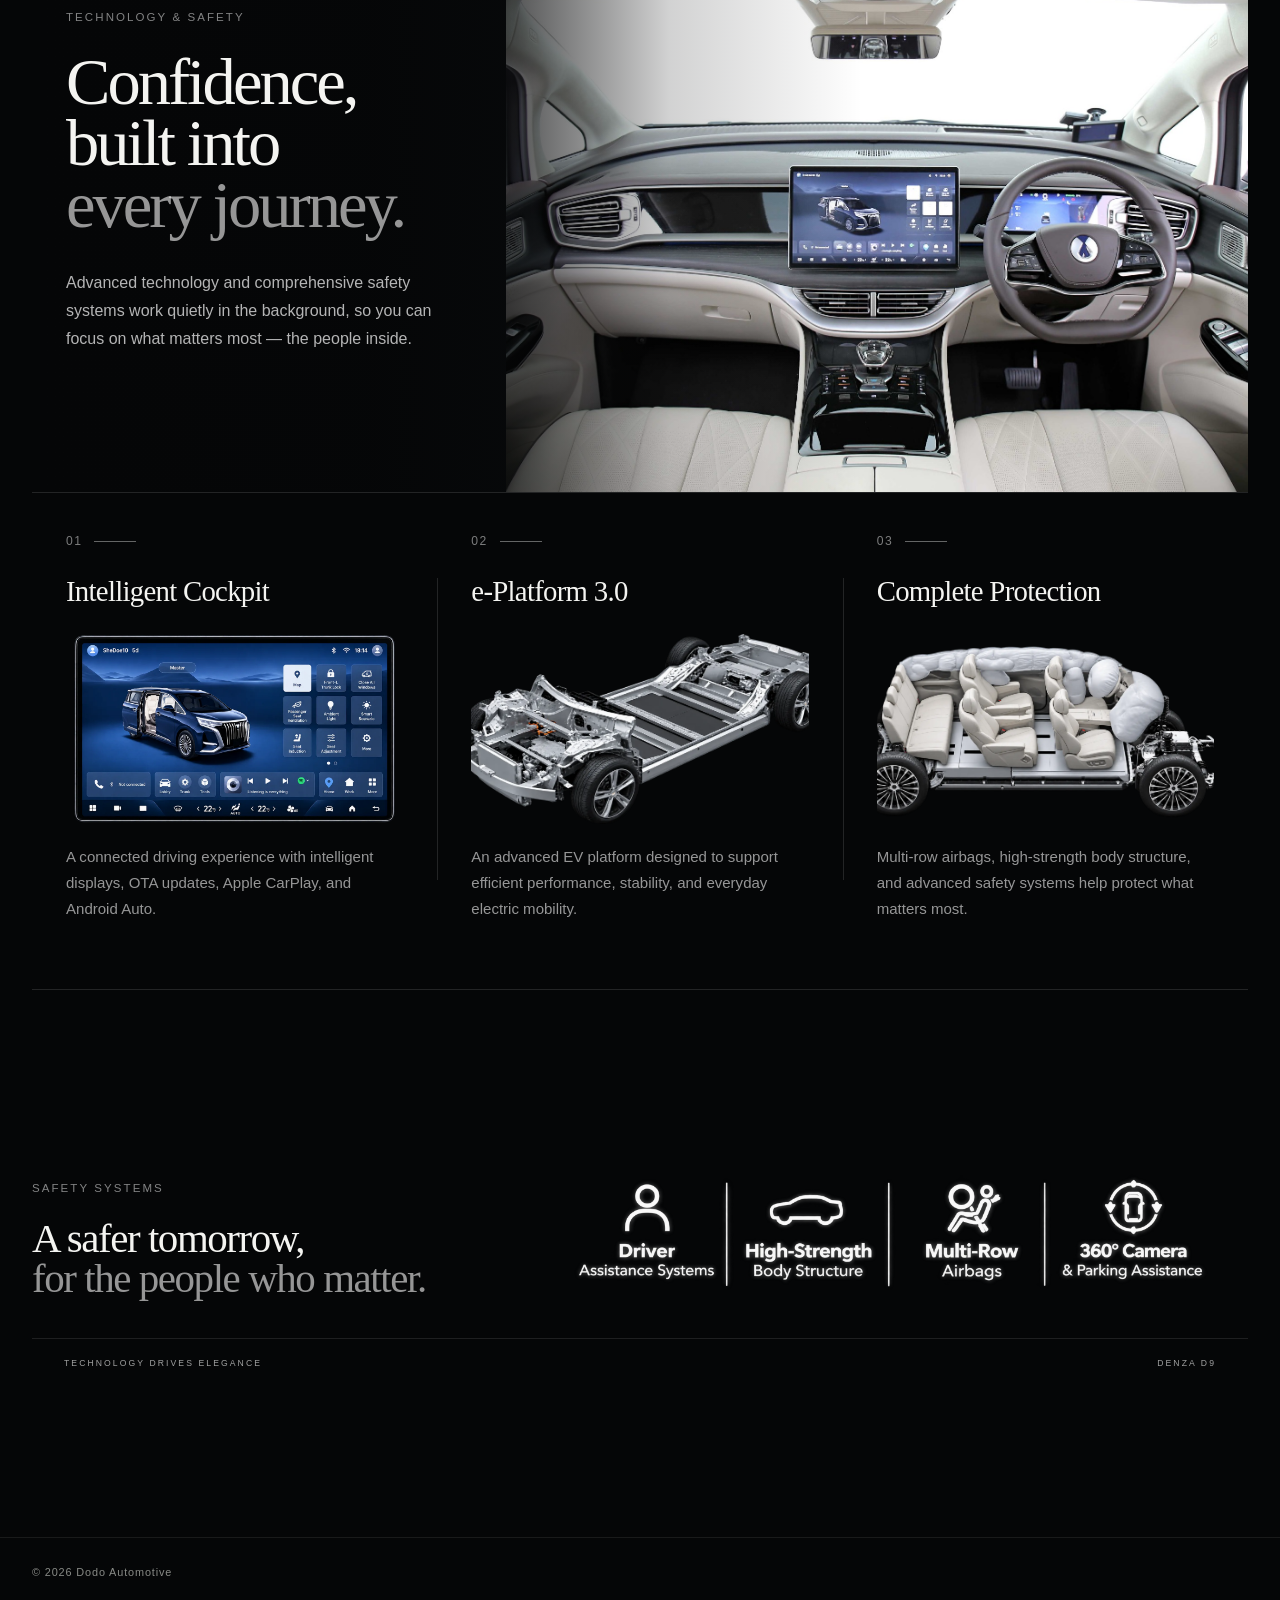
<file: d9.html>
<!doctype html>
<html lang="en">
    <head>
        <meta charset="UTF-8" />
        <meta name="viewport" content="width=1200" scale="0.8" />
        <title>Dodo — DENZA Specialist</title>
        <meta
            name="description"
            content="Discover the DENZA D9 with Dodo, your DENZA specialist at Harmony Auto Kelapa Gading."
        />
        <link rel="stylesheet" href="css/style.css" />
    </head>
    <body>
        <header class="site-header">
            <div class="container nav-wrapper">
                <a href="index.html" class="brand">
                    <span class="brand-name">DODO</span>
                    <span class="brand-role">DENZA SPECIALIST</span>
                </a>

                <nav class="main-nav" id="main-nav">
                    <div class="nav-models">
                        <button
                            class="nav-models-toggle"
                            type="button"
                            aria-expanded="false"
                            aria-haspopup="true"
                        >
                            <span>Models</span>
                        </button>

                        <div class="nav-models-menu">
                            <a href="d9.html">DENZA D9</a>
                            <a href="b5.html">DENZA B5</a>
                            <a href="z9.html">DENZA Z9</a>
                        </div>
                    </div>
                    <a href="#why-d9">Why D9</a>
                    <a href="index.html#about-dodo">About Dodo</a>
                    <a href="index.html#dealer">Dealer</a>
                    <a href="index.html#test-drive">Test Drive</a>
                    <a href="#test-drive" class="mobile-nav-cta">Book Test Drive</a>
                </nav>

                <a
                    href="https://wa.me/6288294745477?text=Hi%20Dodo%2C%20I%27d%20like%20to%20learn%20more%20about%20DENZA."
                    class="nav-cta"
                    target="_blank"
                    rel="noopener noreferrer"
                    aria-label="Chat with Dodo on WhatsApp"
                >
                    <span class="nav-cta-label">Talk to Dodo</span>
                    <svg class="nav-cta-whatsapp" viewBox="0 0 24 24" aria-hidden="true">
                        <path
                            d="M20.52 3.48A11.87 11.87 0 0 0 12.05 0C5.5 0 .17 5.33.17 11.88c0 2.09.55 4.13 1.59 5.92L.08 24l6.35-1.66a11.87 11.87 0 0 0 5.62 1.43h.01c6.55 0 11.88-5.33 11.88-11.88 0-3.17-1.23-6.15-3.42-8.41Zm-8.47 18.25h-.01a9.86 9.86 0 0 1-5.03-1.38l-.36-.21-3.77.99 1.01-3.68-.23-.38a9.86 9.86 0 0 1-1.51-5.2C2.15 6.45 6.58 2.02 12.05 2.02c2.65 0 5.14 1.03 7.01 2.9a9.85 9.85 0 0 1 2.91 7.01c0 5.47-4.43 9.8-9.92 9.8Zm5.42-7.37c-.3-.15-1.77-.87-2.04-.97-.27-.1-.47-.15-.67.15-.2.3-.77.97-.95 1.17-.17.2-.35.22-.65.07-.3-.15-1.27-.47-2.42-1.5-.89-.79-1.49-1.76-1.66-2.06-.17-.3-.02-.46.13-.61.13-.13.3-.35.45-.52.15-.17.2-.3.3-.5.1-.2.05-.37-.02-.52-.07-.15-.67-1.62-.92-2.22-.24-.58-.49-.5-.67-.51h-.57c-.2 0-.52.07-.79.37-.27.3-1.04 1.02-1.04 2.49 0 1.47 1.07 2.89 1.22 3.09.15.2 2.1 3.21 5.08 4.5.71.31 1.27.49 1.7.63.71.23 1.36.2 1.87.12.57-.08 1.77-.72 2.02-1.42.25-.7.25-1.3.17-1.42-.07-.12-.27-.2-.57-.35Z"
                        />
                    </svg>
                </a>

                <button
                    class="nav-toggle"
                    type="button"
                    aria-label="Open navigation"
                    aria-controls="main-nav"
                    aria-expanded="false"
                >
                    <span></span>
                    <span></span>
                </button>
            </div>
        </header>
        <main>
            <div class="homepage">
                <section class="why-d9-section" id="why-d9">
                    <div class="container">
                        <div class="why-d9-intro">
                            <div class="why-d9-intro-copy">
                                <span class="section-eyebrow">WHY D9</span>
                                <h2>
                                    Designed around
                                    <span>the people inside.</span>
                                </h2>
                                <p>
                                    More than premium mobility. The DENZA D9 brings together
                                    first-class comfort, intelligent technology, and space designed
                                    for every journey.
                                </p>
                            </div>

                            <figure class="why-d9-video">
                                <video
                                    autoplay
                                    muted
                                    loop
                                    playsinline
                                    preload="metadata"
                                    aria-label="DENZA D9 promotional video"
                                >
                                    <source
                                        src="assets/videos/d9-promotional-video-720p.mp4"
                                        type="video/mp4"
                                    />
                                </video>
                            </figure>
                        </div>

                        <div class="why-d9-list">
                            <article class="why-d9-item">
                                <span class="why-d9-number">01</span>
                                <div class="why-d9-content">
                                    <h3>First-Class Comfort</h3>
                                    <p>
                                        Second-row captain seats with massage, ventilation, and
                                        electric legrests create a first-class experience for every
                                        passenger.
                                    </p>
                                </div>
                            </article>

                            <article class="why-d9-item">
                                <span class="why-d9-number">02</span>
                                <div class="why-d9-content">
                                    <h3>Space for Everyone</h3>
                                    <p>
                                        A 2+2+3 seating configuration combines generous passenger
                                        space with flexible luggage capacity for everyday journeys.
                                    </p>
                                </div>
                            </article>

                            <article class="why-d9-item">
                                <span class="why-d9-number">03</span>
                                <div class="why-d9-content">
                                    <h3>Intelligent by Design</h3>
                                    <p>
                                        A connected cabin experience with intelligent displays, OTA
                                        updates, Apple CarPlay, and Android Auto.
                                    </p>
                                </div>
                            </article>

                            <article class="why-d9-item">
                                <span class="why-d9-number">04</span>
                                <div class="why-d9-content">
                                    <h3>Confidence on Every Journey</h3>
                                    <p>
                                        Advanced driver assistance and safety technologies are
                                        designed to provide greater confidence on the road.
                                    </p>
                                </div>
                            </article>
                        </div>

                        <div class="model-footer-line">
                            <span>Technology drives elegance</span>
                            <span>DENZA D9</span>
                        </div>
                    </div>
                </section>

                <section class="d9-experience-section" id="d9-experience">
                    <div class="container">
                        <figure class="d9-experience-hero">
                            <img
                                src="assets/images/denza/d9-interior.jpg"
                                alt="DENZA D9 interior with premium second-row captain seats and panoramic roof"
                            />
                            <div class="d9-experience-hero-overlay"></div>
                            <figcaption class="d9-experience-hero-content">
                                <span class="section-eyebrow">D9 EXPERIENCE</span>
                                <h2>
                                    A cabin designed
                                    <span>around comfort.</span>
                                </h2>
                                <p>
                                    Every journey feels different in the DENZA D9. With a spacious
                                    cabin, refined materials, and thoughtful details, it's a space
                                    where comfort comes naturally.
                                </p>
                            </figcaption>
                        </figure>

                        <div class="d9-experience-features">
                            <article class="d9-experience-feature">
                                <span class="d9-experience-number">01</span>
                                <div class="d9-experience-feature-copy">
                                    <h3>Second-Row Comfort</h3>
                                    <p>
                                        Second-row captain seats bring first-class comfort with
                                        massage, ventilation, electric legrests, and generous
                                        adjustment.
                                    </p>
                                </div>
                                <figure class="d9-experience-feature-image">
                                    <img
                                        src="assets/images/denza/d9-comfort.jpg"
                                        alt="DENZA D9 captain seat"
                                        loading="lazy"
                                    />
                                </figure>
                                <span class="d9-experience-note">RELAX, YOUR WAY</span>
                            </article>

                            <article class="d9-experience-feature">
                                <span class="d9-experience-number">02</span>
                                <div class="d9-experience-feature-copy">
                                    <h3>Space for Everyone</h3>
                                    <p>
                                        A 2+2+3 seating layout balances passenger comfort with
                                        flexible luggage space, from
                                        <span class="nowrap">410 L up to 2,310 L</span>.
                                    </p>
                                </div>
                                <figure class="d9-experience-feature-image">
                                    <img
                                        src="assets/images/denza/d9-space.jpg"
                                        alt="DENZA D9 cabin and rear seating space"
                                        loading="lazy"
                                    />
                                </figure>
                                <span class="d9-experience-note">MORE POSSIBILITIES</span>
                            </article>

                            <article class="d9-experience-feature">
                                <span class="d9-experience-number">03</span>
                                <div class="d9-experience-feature-copy">
                                    <h3>Connected Cabin</h3>
                                    <p>
                                        Stay connected with a 15.6-inch intelligent display,
                                        10.25-inch 3D instrument cluster, OTA updates, Apple
                                        CarPlay, and Android Auto.
                                    </p>
                                </div>
                                <figure class="d9-experience-feature-image">
                                    <img
                                        src="assets/images/denza/d9-dashboard.png"
                                        alt="DENZA D9 cockpit with intelligent display"
                                        loading="lazy"
                                    />
                                </figure>
                                <span class="d9-experience-note">TECHNOLOGY IN HARMONY</span>
                            </article>
                        </div>

                        <div
                            class="d9-experience-slider-indicator"
                            aria-label="D9 Experience slides"
                        >
                            <button
                                type="button"
                                class="d9-experience-dot is-active"
                                aria-label="Show slide 1"
                                aria-current="true"
                            ></button>
                            <button
                                type="button"
                                class="d9-experience-dot"
                                aria-label="Show slide 2"
                            ></button>
                            <button
                                type="button"
                                class="d9-experience-dot"
                                aria-label="Show slide 3"
                            ></button>
                        </div>

                        <div class="model-footer-line">
                            <span>Technology drives elegance</span>
                            <span>DENZA D9</span>
                        </div>
                    </div>
                </section>

                <section class="technology-safety-section" id="technology-safety">
                    <div class="container">
                        <!-- Hero -->
                        <div class="technology-safety-hero">
                            <div class="technology-safety-copy">
                                <span class="section-eyebrow">TECHNOLOGY &amp; SAFETY</span>
                                <h2>
                                    Confidence, built into
                                    <span>every journey.</span>
                                </h2>
                                <p>
                                    Advanced technology and comprehensive safety systems work
                                    quietly in the background, so you can focus on what matters most
                                    — the people inside.
                                </p>
                            </div>

                            <figure class="technology-safety-image">
                                <img
                                    src="assets/images/denza/d9-cockpit.jpg"
                                    alt="DENZA D9 cockpit with intelligent displays"
                                    loading="lazy"
                                />
                            </figure>
                        </div>

                        <!-- Technology Pillars -->
                        <div class="technology-safety-pillars">
                            <article class="technology-safety-pillar">
                                <span class="technology-safety-number">01</span>
                                <h3>Intelligent Cockpit</h3>
                                <figure class="technology-safety-pillar-image">
                                    <img
                                        src="assets/images/denza/d9-intelegent-cockpit.webp"
                                        alt="DENZA D9 intelligent cockpit"
                                        loading="lazy"
                                    />
                                </figure>
                                <p>
                                    A connected driving experience with intelligent displays, OTA
                                    updates, Apple CarPlay, and Android Auto.
                                </p>
                            </article>

                            <article class="technology-safety-pillar">
                                <span class="technology-safety-number">02</span>
                                <h3>e-Platform 3.0</h3>
                                <figure class="technology-safety-pillar-image">
                                    <img
                                        src="assets/images/denza/d9-eplatform.webp"
                                        alt="DENZA D9 e-Platform 3.0"
                                        loading="lazy"
                                    />
                                </figure>
                                <p>
                                    An advanced EV platform designed to support efficient
                                    performance, stability, and everyday electric mobility.
                                </p>
                            </article>

                            <article class="technology-safety-pillar">
                                <span class="technology-safety-number">03</span>
                                <h3>Complete Protection</h3>
                                <figure class="technology-safety-pillar-image">
                                    <img
                                        src="assets/images/denza/d9-airbag.webp"
                                        alt="DENZA D9 airbag protection system"
                                        loading="lazy"
                                    />
                                </figure>
                                <p>
                                    Multi-row airbags, high-strength body structure, and advanced
                                    safety systems help protect what matters most.
                                </p>
                            </article>
                        </div>

                        <!-- Safety Systems -->
                        <div class="technology-safety-systems">
                            <div class="technology-safety-systems-intro">
                                <span class="section-eyebrow">SAFETY SYSTEMS</span>
                                <h3>
                                    A safer tomorrow,
                                    <span>for the people who matter.</span>
                                </h3>
                            </div>

                            <div class="safety-systems-visual">
                                <img
                                    src="assets/images/denza/d9-safety-systems.webp"
                                    alt="DENZA D9 safety systems"
                                />
                            </div>
                        </div>

                        <div class="model-footer-line">
                            <span>Technology drives elegance</span>
                            <span>DENZA D9</span>
                        </div>
                    </div>
                </section>
            </div>
        </main>
        <footer class="site-footer">
            <div class="container">
                <p>© 2026 Dodo Automotive</p>
            </div>
        </footer>
        <a
            class="mobile-whatsapp-button"
            href="https://wa.me/6288294745477?text=Hi%20Dodo%2C%20I%27d%20like%20to%20learn%20more%20about%20DENZA."
            target="_blank"
            rel="noopener noreferrer"
            aria-label="Chat with Dodo on WhatsApp"
        >
            <svg viewBox="0 0 24 24" aria-hidden="true">
                <path
                    d="M20.52 3.48A11.87 11.87 0 0 0 12.05 0C5.5 0 .18 5.32.18 11.87c0 2.09.55 4.13 1.6 5.93L.07 24l6.34-1.66a11.86 11.86 0 0 0 5.64 1.43h.01c6.55 0 11.87-5.32 11.87-11.87 0-3.17-1.23-6.15-3.41-8.42ZM12.06 21.75h-.01a9.85 9.85 0 0 1-5.02-1.38l-.36-.21-3.76.98 1-3.66-.23-.38a9.84 9.84 0 1 1 8.38 4.65Zm5.4-7.37c-.3-.15-1.76-.87-2.03-.97-.27-.1-.47-.15-.67.15-.2.3-.77.97-.94 1.17-.17.2-.35.22-.65.07-.3-.15-1.26-.46-2.4-1.47-.89-.79-1.49-1.76-1.66-2.06-.17-.3-.02-.46.13-.61.13-.13.3-.35.45-.52.15-.17.2-.3.3-.5.1-.2.05-.37-.02-.52-.07-.15-.67-1.62-.92-2.22-.24-.58-.49-.5-.67-.51h-.57c-.2 0-.52.07-.79.37-.27.3-1.04 1.02-1.04 2.49 0 1.47 1.07 2.89 1.22 3.09.15.2 2.1 3.21 5.08 4.5.71.31 1.27.49 1.7.63.71.23 1.36.2 1.87.12.57-.08 1.77-.72 2.02-1.42.25-.7.25-1.3.17-1.42-.07-.12-.27-.2-.57-.35Z"
                />
            </svg>
        </a>
        <script src="js/main.js"></script>
    </body>
</html>
</file>
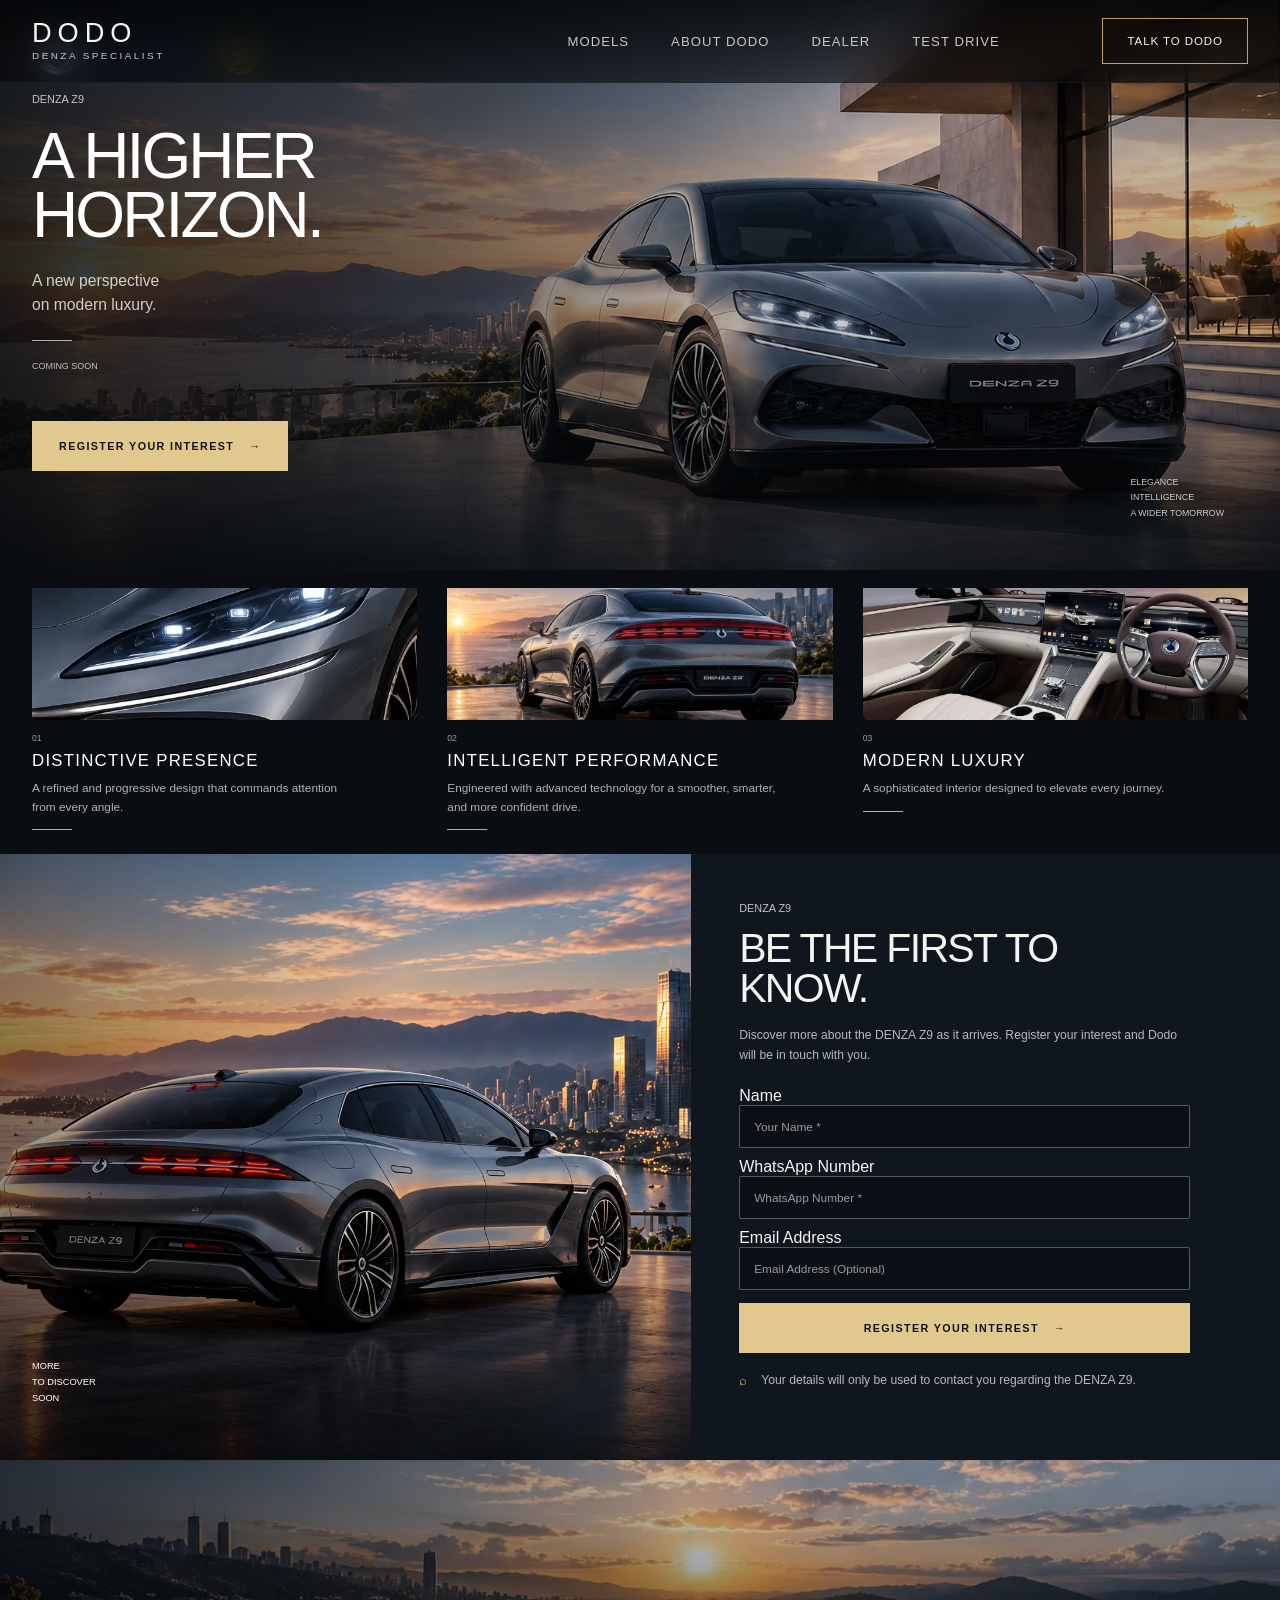
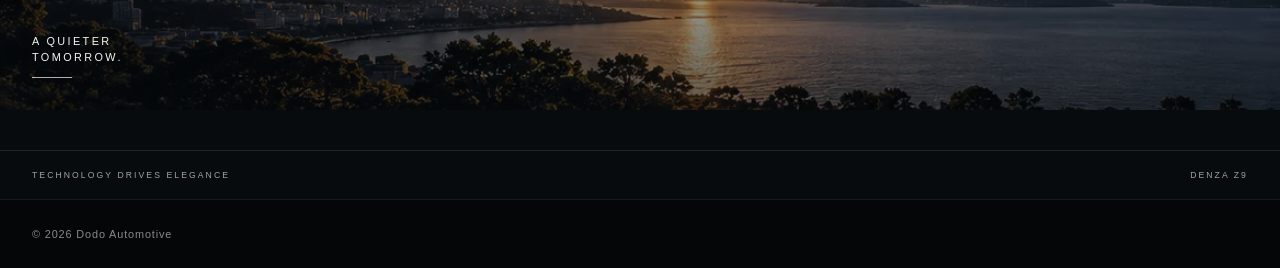
<file: z9.html>
<!doctype html>
<html lang="en">
    <head>
        <meta charset="UTF-8" />
        <meta name="viewport" content="width=1200" scale="0.8" />
        <title>Dodo — DENZA Specialist</title>
        <meta
            name="description"
            content="Discover the DENZA D9 with Dodo, your DENZA specialist at Harmony Auto Kelapa Gading."
        />
        <link rel="stylesheet" href="css/style.css" />
    </head>
    <body>
        <header class="site-header">
            <div class="container nav-wrapper">
                <a href="index.html" class="brand">
                    <span class="brand-name">DODO</span>
                    <span class="brand-role">DENZA SPECIALIST</span>
                </a>

                <nav class="main-nav" id="main-nav">
                    <div class="nav-models">
                        <button
                            class="nav-models-toggle"
                            type="button"
                            aria-expanded="false"
                            aria-haspopup="true"
                        >
                            <span>Models</span>
                        </button>

                        <div class="nav-models-menu">
                            <a href="d9.html">DENZA D9</a>
                            <a href="b5.html">DENZA B5</a>
                            <a href="z9.html">DENZA Z9</a>
                        </div>
                    </div>
                    <a href="index.html#about-dodo">About Dodo</a>
                    <a href="index.html#dealer">Dealer</a>
                    <a href="index.html#test-drive">Test Drive</a>
                    <a href="#test-drive" class="mobile-nav-cta">Book Test Drive</a>
                </nav>

                <a
                    href="https://wa.me/6288294745477?text=Hi%20Dodo%2C%20I%27d%20like%20to%20learn%20more%20about%20DENZA."
                    class="nav-cta"
                    target="_blank"
                    rel="noopener noreferrer"
                    aria-label="Chat with Dodo on WhatsApp"
                >
                    <span class="nav-cta-label">Talk to Dodo</span>
                    <svg class="nav-cta-whatsapp" viewBox="0 0 24 24" aria-hidden="true">
                        <path
                            d="M20.52 3.48A11.87 11.87 0 0 0 12.05 0C5.5 0 .17 5.33.17 11.88c0 2.09.55 4.13 1.59 5.92L.08 24l6.35-1.66a11.87 11.87 0 0 0 5.62 1.43h.01c6.55 0 11.88-5.33 11.88-11.88 0-3.17-1.23-6.15-3.42-8.41Zm-8.47 18.25h-.01a9.86 9.86 0 0 1-5.03-1.38l-.36-.21-3.77.99 1.01-3.68-.23-.38a9.86 9.86 0 0 1-1.51-5.2C2.15 6.45 6.58 2.02 12.05 2.02c2.65 0 5.14 1.03 7.01 2.9a9.85 9.85 0 0 1 2.91 7.01c0 5.47-4.43 9.8-9.92 9.8Zm5.42-7.37c-.3-.15-1.77-.87-2.04-.97-.27-.1-.47-.15-.67.15-.2.3-.77.97-.95 1.17-.17.2-.35.22-.65.07-.3-.15-1.27-.47-2.42-1.5-.89-.79-1.49-1.76-1.66-2.06-.17-.3-.02-.46.13-.61.13-.13.3-.35.45-.52.15-.17.2-.3.3-.5.1-.2.05-.37-.02-.52-.07-.15-.67-1.62-.92-2.22-.24-.58-.49-.5-.67-.51h-.57c-.2 0-.52.07-.79.37-.27.3-1.04 1.02-1.04 2.49 0 1.47 1.07 2.89 1.22 3.09.15.2 2.1 3.21 5.08 4.5.71.31 1.27.49 1.7.63.71.23 1.36.2 1.87.12.57-.08 1.77-.72 2.02-1.42.25-.7.25-1.3.17-1.42-.07-.12-.27-.2-.57-.35Z"
                        />
                    </svg>
                </a>

                <button
                    class="nav-toggle"
                    type="button"
                    aria-label="Open navigation"
                    aria-controls="main-nav"
                    aria-expanded="false"
                >
                    <span></span>
                    <span></span>
                </button>
            </div>
        </header>
        <main>
            <div class="homepage">
                <section class="denza-z9-section" id="z9">
                    <div class="section-brand-logo section-brand-logo--rail">
                        <img
                            src="assets/images/denza/denza-harmony-logo.png"
                            alt="DENZA Harmony Auto"
                            loading="lazy"
                        />
                    </div>

                    <!-- HERO -->
                    <div class="denza-z9-hero">
                        <img
                            src="assets/images/denza/z9/z9-hero.webp"
                            alt="DENZA Z9"
                            loading="lazy"
                        />

                        <video
                            class="denza-z9-hero-video"
                            muted
                            playsinline
                            preload="metadata"
                            aria-hidden="true"
                        >
                            <source
                                src="assets/videos/z9-promotional-video-720p.mp4"
                                type="video/mp4"
                            />
                        </video>

                        <div class="denza-z9-hero-overlay"></div>

                        <div class="container denza-z9-hero-inner">
                            <div class="denza-z9-hero-copy">
                                <span class="denza-z9-eyebrow">DENZA Z9</span>

                                <h2>
                                    A HIGHER
                                    <span>HORIZON.</span>
                                </h2>

                                <p>
                                    A new perspective<br />
                                    on modern luxury.
                                </p>

                                <div class="denza-z9-rule"></div>

                                <span class="denza-z9-status"> COMING SOON </span>

                                <a href="#z9-interest" class="denza-z9-button">
                                    REGISTER YOUR INTEREST
                                    <span aria-hidden="true">→</span>
                                </a>
                            </div>

                            <span class="denza-z9-side-note">
                                ELEGANCE<br />
                                INTELLIGENCE<br />
                                A WIDER TOMORROW
                            </span>
                        </div>
                    </div>

                    <!-- HIGHLIGHTS -->
                    <div class="denza-z9-highlights">
                        <div class="container">
                            <div class="denza-z9-highlight-grid">
                                <article class="denza-z9-highlight">
                                    <figure>
                                        <img
                                            src="assets/images/denza/z9/z9-detail-lamp.jpg"
                                            alt="DENZA Z9 rear light detail"
                                            loading="lazy"
                                        />
                                    </figure>

                                    <span class="denza-z9-index">01</span>

                                    <h3>DISTINCTIVE PRESENCE</h3>

                                    <p>
                                        A refined and progressive design that commands attention
                                        from every angle.
                                    </p>

                                    <div class="denza-z9-small-rule"></div>
                                </article>

                                <article class="denza-z9-highlight">
                                    <figure>
                                        <img
                                            src="assets/images/denza/z9/z9-highlight.jpg"
                                            alt="DENZA Z9 rear exterior"
                                            loading="lazy"
                                        />
                                    </figure>

                                    <span class="denza-z9-index">02</span>

                                    <h3>INTELLIGENT PERFORMANCE</h3>

                                    <p>
                                        Engineered with advanced technology for a smoother, smarter,
                                        and more confident drive.
                                    </p>

                                    <div class="denza-z9-small-rule"></div>
                                </article>

                                <article class="denza-z9-highlight">
                                    <figure>
                                        <img
                                            src="assets/images/denza/z9/z9-interior.webp"
                                            alt="DENZA Z9 interior"
                                            loading="lazy"
                                        />
                                    </figure>

                                    <span class="denza-z9-index">03</span>

                                    <h3>MODERN LUXURY</h3>

                                    <p>
                                        A sophisticated interior designed to elevate every journey.
                                    </p>

                                    <div class="denza-z9-small-rule"></div>
                                </article>
                            </div>
                        </div>
                    </div>

                    <!-- INTEREST / FORM -->
                    <div class="denza-z9-interest" id="z9-interest">
                        <div class="denza-z9-interest-image">
                            <img
                                src="assets/images/denza/z9/z9-back.webp"
                                alt="DENZA Z9 front exterior"
                                loading="lazy"
                            />

                            <span class="denza-z9-interest-label">
                                MORE<br />
                                TO DISCOVER<br />
                                SOON
                            </span>
                        </div>

                        <div class="denza-z9-interest-copy">
                            <span class="denza-z9-eyebrow">DENZA Z9</span>

                            <h3>BE THE FIRST TO KNOW.</h3>

                            <p>
                                Discover more about the DENZA Z9 as it arrives. Register your
                                interest and Dodo will be in touch with you.
                            </p>

                            <form class="denza-z9-form">
                                <label>
                                    <span class="sr-only">Name</span>
                                    <input
                                        type="text"
                                        name="name"
                                        placeholder="Your Name *"
                                        required
                                    />
                                </label>

                                <label>
                                    <span class="sr-only">WhatsApp Number</span>
                                    <input
                                        type="tel"
                                        name="whatsapp"
                                        placeholder="WhatsApp Number *"
                                        required
                                    />
                                </label>

                                <label>
                                    <span class="sr-only">Email Address</span>
                                    <input
                                        type="email"
                                        name="email"
                                        placeholder="Email Address (Optional)"
                                    />
                                </label>

                                <button type="submit" class="denza-z9-submit">
                                    REGISTER YOUR INTEREST
                                    <span aria-hidden="true">→</span>
                                </button>
                            </form>

                            <p class="denza-z9-privacy">
                                Your details will only be used to contact you regarding the DENZA
                                Z9.
                            </p>
                        </div>
                    </div>

                    <!-- CLOSING VISUAL -->
                    <div class="denza-z9-closing">
                        <img
                            src="assets/images/denza/z9/tomorrow.png"
                            alt="DENZA Z9 interior"
                            loading="lazy"
                        />

                        <div class="denza-z9-closing-overlay"></div>

                        <div class="denza-z9-closing-copy">
                            <span>A QUIETER</span>
                            <span>TOMORROW.</span>
                            <div class="denza-z9-small-rule"></div>
                        </div>
                    </div>

                    <div class="model-footer-line">
                        <span>Technology drives elegance</span>
                        <span>DENZA Z9</span>
                    </div>
                </section>
            </div>
        </main>
        <footer class="site-footer">
            <div class="container">
                <p>© 2026 Dodo Automotive</p>
            </div>
        </footer>
        <a
            class="mobile-whatsapp-button"
            href="https://wa.me/6288294745477?text=Hi%20Dodo%2C%20I%27d%20like%20to%20learn%20more%20about%20DENZA."
            target="_blank"
            rel="noopener noreferrer"
            aria-label="Chat with Dodo on WhatsApp"
        >
            <svg viewBox="0 0 24 24" aria-hidden="true">
                <path
                    d="M20.52 3.48A11.87 11.87 0 0 0 12.05 0C5.5 0 .18 5.32.18 11.87c0 2.09.55 4.13 1.6 5.93L.07 24l6.34-1.66a11.86 11.86 0 0 0 5.64 1.43h.01c6.55 0 11.87-5.32 11.87-11.87 0-3.17-1.23-6.15-3.41-8.42ZM12.06 21.75h-.01a9.85 9.85 0 0 1-5.02-1.38l-.36-.21-3.76.98 1-3.66-.23-.38a9.84 9.84 0 1 1 8.38 4.65Zm5.4-7.37c-.3-.15-1.76-.87-2.03-.97-.27-.1-.47-.15-.67.15-.2.3-.77.97-.94 1.17-.17.2-.35.22-.65.07-.3-.15-1.26-.46-2.4-1.47-.89-.79-1.49-1.76-1.66-2.06-.17-.3-.02-.46.13-.61.13-.13.3-.35.45-.52.15-.17.2-.3.3-.5.1-.2.05-.37-.02-.52-.07-.15-.67-1.62-.92-2.22-.24-.58-.49-.5-.67-.51h-.57c-.2 0-.52.07-.79.37-.27.3-1.04 1.02-1.04 2.49 0 1.47 1.07 2.89 1.22 3.09.15.2 2.1 3.21 5.08 4.5.71.31 1.27.49 1.7.63.71.23 1.36.2 1.87.12.57-.08 1.77-.72 2.02-1.42.25-.7.25-1.3.17-1.42-.07-.12-.27-.2-.57-.35Z"
                />
            </svg>
        </a>
        <script src="js/main.js"></script>
    </body>
</html>
</file>
<file: css/style.css>
/* =========================================================
   DODO AUTOMOTIVE
   Design System v1
========================================================= */

:root {
    /* ---------- Colors ---------- */
    --color-bg: #050607;
    --color-surface: #0d0f11;
    --color-text: #f4f4f1;
    --color-text-soft: #c8c9c5;
    --color-text-muted: #898b87;
    --color-gold: #c6a15b;
    --color-gold-soft: #e1c88f;
    --color-border: rgba(255, 255, 255, 0.14);
    --color-border-soft: rgba(255, 255, 255, 0.08);

    /* ---------- Layout ---------- */
    --container-width: 1440px;
    --page-padding: 32px;

    /* ---------- Typography ---------- */
    --font-sans: Inter, 'Helvetica Neue', Helvetica, Arial, sans-serif;

    /* ---------- Motion ---------- */
    --transition-fast: 180ms ease;
    --transition-base: 300ms ease;
}

/* =========================================================
   RESET
========================================================= */
*,
*::before,
*::after {
    box-sizing: border-box;
}

html {
    scroll-behavior: smooth;
    background: var(--color-bg);
}

body {
    margin: 0;
    background: var(--color-bg);
    color: var(--color-text);
    font-family: var(--font-sans);
    -webkit-font-smoothing: antialiased;
    text-rendering: optimizeLegibility;
    overflow-x: clip;
}

img {
    display: block;
    max-width: 100%;
}

a {
    color: inherit;
    text-decoration: none;
}

button {
    font: inherit;
}

button,
a {
    -webkit-tap-highlight-color: transparent;
}

/* =========================================================
   GLOBAL
========================================================= */
.container {
    width: min(calc(100% - (var(--page-padding) * 2)), var(--container-width));
    margin-inline: auto;
}

/* =========================================================
   HEADER
========================================================= */
.site-header {
    position: fixed;
    inset: 0 0 auto;
    z-index: 1000;
    border-bottom: 1px solid var(--color-border-soft);
    background: linear-gradient(to bottom, rgba(3, 4, 5, 0.82), rgba(3, 4, 5, 0.58));
    backdrop-filter: blur(18px);
    -webkit-backdrop-filter: blur(18px);
}

.nav-wrapper {
    min-height: 82px;
    display: flex;
    align-items: center;
    justify-content: space-between;
    gap: 32px;
}

/* ---------- Brand ---------- */
.brand {
    flex-shrink: 0;
    display: flex;
    flex-direction: column;
    gap: 2px;
}

.brand-name {
    font-size: 1.7rem;
    font-weight: 500;
    letter-spacing: 0.22em;
    line-height: 1;
}

.brand-role {
    color: var(--color-text-soft);
    font-size: 0.62rem;
    font-weight: 500;
    letter-spacing: 0.25em;
    line-height: 1.4;
}

/* ---------- Navigation ---------- */
.main-nav {
    display: flex;
    align-items: center;
    gap: 42px;
    transform: translateX(150px);
}

.main-nav a {
    position: relative;
    color: var(--color-text-soft);
    font-size: 0.82rem;
    font-weight: 500;
    letter-spacing: 0.08em;
    text-transform: uppercase;
    transition: color var(--transition-fast);
}

.main-nav a:hover {
    color: var(--color-text);
}

.main-nav a::after {
    content: '';
    position: absolute;
    left: 0;
    bottom: -9px;
    width: 100%;
    height: 1px;
    background: var(--color-gold);
    transform: scaleX(0);
    transform-origin: right;
    transition: transform var(--transition-base);
}

.main-nav a:hover::after {
    transform: scaleX(1);
    transform-origin: left;
}

/* ---------- Models Dropdown Interaction ---------- */

.nav-models {
    position: relative;
}

.nav-models-menu {
    position: absolute;
    top: calc(100% + 8px);
    left: 50%;
    width: 190px;
    padding: 12px 0;
    background: rgba(8, 9, 10, 0.98);
    border: 1px solid var(--color-border-soft);
    box-shadow: 0 18px 45px rgba(0, 0, 0, 0.28);
    transform: translate(-50%, -8px);
    opacity: 0;
    visibility: hidden;
    pointer-events: none;
    transition:
        opacity var(--transition-fast),
        transform var(--transition-fast),
        visibility var(--transition-fast);
}

/* Transparent hover bridge between Models and dropdown */
.nav-models::after {
    content: '';
    position: absolute;
    top: 100%;
    left: -12px;
    right: -12px;
    height: 8px;
}

.nav-models:hover .nav-models-menu,
.nav-models:focus-within .nav-models-menu,
.nav-models.is-open .nav-models-menu {
    opacity: 1;
    visibility: visible;
    pointer-events: auto;
    transform: translate(-50%, 0);
}

.nav-models-menu a {
    display: block;
    padding: 10px 18px;
    color: var(--color-text-soft);
    font-size: 0.78rem;
    letter-spacing: 0.08em;
    text-transform: uppercase;
    white-space: nowrap;
}

.nav-models-menu a:hover {
    color: var(--color-text);
    background: rgba(255, 255, 255, 0.035);
}

.nav-models-menu a::after {
    display: none;
}

/* =========================================================
   MODELS DROPDOWN
========================================================= */

.nav-models {
    position: relative;
}

.nav-models-toggle {
    display: inline-flex;
    align-items: center;
    gap: 7px;
    position: relative;
    padding: 0;
    border: 0;
    background: transparent;
    color: var(--color-text-soft);
    font: inherit;
    font-size: 0.82rem;
    font-weight: 500;
    letter-spacing: 0.08em;
    text-transform: uppercase;
    cursor: pointer;
    transition: color var(--transition-fast);
}

.nav-models-toggle:hover,
.nav-models.is-open .nav-models-toggle {
    color: var(--color-text);
}

.nav-models-toggle::after {
    content: '';
    position: absolute;
    left: 0;
    bottom: -9px;
    width: calc(100% - 18px);
    height: 1px;
    background: var(--color-gold);
    transform: scaleX(0);
    transform-origin: right;
    transition: transform var(--transition-base);
}

.nav-models-toggle:hover::after,
.nav-models.is-open .nav-models-toggle::after {
    transform: scaleX(1);
    transform-origin: left;
}

.nav-models-chevron {
    font-size: 0.78rem;
    line-height: 1;
    transform: translateY(-1px);
    transition: transform var(--transition-fast);
}

.nav-models.is-open .nav-models-chevron {
    transform: rotate(180deg) translateY(1px);
}

.nav-models-menu {
    position: absolute;
    top: calc(100% + 22px);
    left: 50%;
    width: 190px;
    padding: 12px 0;
    background: rgba(8, 9, 10, 0.98);
    border: 1px solid var(--color-border-soft);
    box-shadow: 0 18px 45px rgba(0, 0, 0, 0.28);
    transform: translate(-50%, -8px);
    opacity: 0;
    visibility: hidden;
    pointer-events: none;
    transition:
        opacity var(--transition-fast),
        transform var(--transition-fast),
        visibility var(--transition-fast);
}

.nav-models:hover .nav-models-menu,
.nav-models:focus-within .nav-models-menu,
.nav-models.is-open .nav-models-menu {
    opacity: 1;
    visibility: visible;
    pointer-events: auto;
    transform: translate(-50%, 0);
}

.nav-models-menu a {
    display: block;
    padding: 13px 20px;
    color: var(--color-text-soft);
    font-size: 0.68rem;
    letter-spacing: 0.12em;
    text-transform: uppercase;
}

.nav-models-menu a::after {
    display: none;
}

.nav-models-menu a:hover {
    color: var(--color-text);
    background: rgba(255, 255, 255, 0.04);
}

/* ---------- Header CTA ---------- */
.nav-cta {
    display: inline-flex;
    align-items: center;
    justify-content: center;
    min-height: 46px;
    padding-inline: 24px;
    border: 1px solid var(--color-gold);
    color: var(--color-text);
    font-size: 0.72rem;
    font-weight: 500;
    letter-spacing: 0.08em;
    text-transform: uppercase;
    transition:
        background var(--transition-fast),
        color var(--transition-fast);
}

.nav-cta:hover {
    background: var(--color-gold);
    color: #080808;
}

.nav-toggle,
.mobile-nav-cta {
    display: none;
}

.nav-cta-whatsapp {
    display: none;
}

/* =========================================================
   PAGE 1 — HOMEPAGE HERO
========================================================= */
.hero {
    position: relative;
    overflow: hidden;
    background: #050607;
    color: var(--color-text);
}

.hero-stage {
    position: relative;
    min-height: min(780px, calc(100svh - 82px));
    overflow: hidden;
    background: #050607;
}

/* =========================================================
   HOMEPAGE HERO — DESKTOP
   Scoped to Homepage only.
========================================================= */

@media (min-width: 901px) {
    .homepage .hero-stage {
        min-height: 590px;
        height: 590px;
    }

    .homepage .hero-content {
        min-height: 590px;
        height: 590px;
        padding-top: 56px;
        padding-bottom: 24px;
        align-items: flex-end;
        box-sizing: border-box;
    }

    .homepage .hero-copy {
        position: relative;
        width: min(600px, 55%);
    }

    .homepage .hero-brand {
        position: absolute;
        top: -115px;
        left: 0;
        width: min(300px, 64%);
        margin: 0;
        transform: none;
    }

    .homepage .hero-eyebrow {
        margin-bottom: 12px;
        font-size: 0.64rem;
    }

    .homepage .hero h1 {
        max-width: 580px;
        font-size: clamp(3rem, 4.4vw, 5rem);
        line-height: 0.9;
    }

    .homepage .hero-description {
        max-width: 470px;
        margin-top: 12px;
        font-size: 0.88rem;
        line-height: 1.55;
    }

    .homepage .hero-actions {
        margin-top: 24px;
    }

    .homepage .hero-microcopy {
        margin-top: 12px;
    }

    .homepage .hero-eyebrow,
    .homepage .hero h1,
    .homepage .hero-description {
        transition:
            opacity 400ms ease,
            visibility 400ms ease;
    }

    .homepage.is-hero-video-playing .hero-eyebrow,
    .homepage.is-hero-video-playing .hero h1,
    .homepage.is-hero-video-playing .hero-description {
        opacity: 0;
        visibility: visible;
        pointer-events: none;
    }
}

/* =========================================================
   HOMEPAGE HERO MEDIA
========================================================= */

.homepage .hero-slides,
.homepage .hero-slide,
.homepage .hero-slide-image,
.homepage .hero-slide-video,
.homepage .hero-overlay {
    position: absolute;
    inset: 0;
}

.hero-slides {
    z-index: 0;
}

.hero-slide {
    opacity: 0;
    visibility: hidden;
    transition:
        opacity 600ms ease,
        visibility 600ms ease;
}

.hero-slide.is-active {
    opacity: 1;
    visibility: visible;
}

.hero-slide-image,
.hero-slide-video {
    width: 100%;
    height: 100%;
    object-fit: cover;
    object-position: center center;
    filter: brightness(0.98) contrast(1.04);
}

.hero-slide-image {
    opacity: 1;
    transition: opacity 500ms ease;
}

.hero-slide-video {
    opacity: 0;
    pointer-events: none;
    transition: opacity 500ms ease;
}

.hero-slide.is-video-playing .hero-slide-image {
    opacity: 0;
}

.hero-slide.is-video-playing .hero-slide-video {
    opacity: 1;
}

.hero-slides {
    z-index: 0;
}

.hero-slide {
    opacity: 0;
    visibility: hidden;
    transition:
        opacity 600ms ease,
        visibility 600ms ease;
}

.hero-slide.is-active {
    opacity: 1;
    visibility: visible;
}

.hero-slide-image {
    width: 100%;
    height: 100%;
    object-fit: cover;
    object-position: center center;
    filter: brightness(0.98) contrast(1.04);
}

/* =====================================================
   HOMEPAGE HERO — DESKTOP FRAMING
===================================================== */

@media (min-width: 901px) {
    .homepage .hero-slide[data-model='d9'] .hero-slide-image {
        transform: scale(1);
        transform-origin: right center;
    }
}

@media (min-width: 901px) {
    .homepage .hero-slide[data-model='b5'] .hero-slide-image {
        transform: scale(1);
        transform-origin: center center;
    }
}

.homepage .hero-slide[data-model='z9'] .hero-slide-image {
    object-fit: cover;
    object-position: center center;
    transform: none;
    transform-origin: center center;
}

/* =====================================================
   HOMEPAGE HERO — DESKTOP MODEL FRAMING
   Each hero image can be tuned independently.
   Scoped to Homepage only.
===================================================== */

@media (min-width: 901px) {
    .homepage .hero-slide[data-model='d9'] .hero-slide-image {
        object-position: center center;
    }

    .homepage .hero-slide[data-model='b5'] .hero-slide-image {
        object-position: center center;
    }

    .homepage .hero-slide[data-model='z9'] .hero-slide-image {
        object-position: center center;
    }

    .homepage .hero-slide[data-model='d9'] .hero-slide-video {
        object-position: center center;
    }

    .homepage .hero-slide[data-model='b5'] .hero-slide-video {
        object-position: center center;
    }

    .homepage .hero-slide[data-model='z9'] .hero-slide-video {
        object-position: center center;
    }
}

.hero-overlay {
    z-index: 1;
    background: none;
    pointer-events: none;
}

.homepage .hero-copy {
    position: relative;
    z-index: 3;
}

.homepage .hero-copy::before {
    content: '';
    position: absolute;
    inset: -80px -80px -80px -140px;
    background: radial-gradient(
        ellipse at left center,
        rgba(3, 4, 5, 0.72) 0%,
        rgba(3, 4, 5, 0.42) 34%,
        rgba(3, 4, 5, 0) 68%
    );
    z-index: -1;
    pointer-events: none;
}

.hero-content {
    position: relative;
    z-index: 2;
    min-height: min(780px, calc(100svh - 82px));
    display: flex;
    align-items: flex-end;
    justify-content: space-between;
    gap: 48px;
    padding-top: 130px;
    padding-bottom: 64px;
}

@media (min-width: 901px) {
    .homepage .hero-stage {
        min-height: 590px;
        height: 590px;
    }

    .homepage .hero-content {
        min-height: 590px;
        height: 590px;
        box-sizing: border-box;
    }
}

.hero-copy {
    width: min(640px, 55%);
}

.hero-brand {
    width: min(420px, 72%);
    margin-bottom: 34px;
}

.hero-brand img {
    display: block;
    width: 100%;
    height: auto;
}

.hero-eyebrow {
    display: inline-flex;
    align-items: center;
    gap: 12px;
    margin-bottom: 18px;
    color: var(--color-gold-soft);
    font-size: 0.72rem;
    font-weight: 500;
    letter-spacing: 0.24em;
    text-transform: uppercase;
}

.hero-eyebrow::before {
    content: '';
    width: 28px;
    height: 1px;
    background: var(--color-gold);
}

.hero h1 {
    max-width: 700px;
    margin: 0;
    font-family: 'Times New Roman', Georgia, serif;
    font-size: clamp(4.2rem, 6.6vw, 7.4rem);
    font-weight: 400;
    line-height: 0.88;
    letter-spacing: -0.045em;
}

.hero-description {
    max-width: 510px;
    margin: 18px 0 0;
    color: rgba(255, 255, 255, 0.76);
    font-size: 0.98rem;
    line-height: 1.7;
}

.hero-actions {
    display: flex;
    flex-wrap: wrap;
    gap: 12px;
    margin-top: 28px;
}

.hero-actions .button {
    min-height: 56px;
}

.hero-talk-button {
    gap: 12px;
    min-width: 220px;
}

.hero-whatsapp-icon {
    width: 20px;
    height: 20px;
    fill: currentColor;
    flex: 0 0 20px;
}

.hero-explore-button {
    min-width: 225px;
}

.hero-microcopy {
    margin: 16px 0 0;
    color: rgba(255, 255, 255, 0.62);
    font-size: 0.61rem;
    font-weight: 500;
    letter-spacing: 0.19em;
    text-transform: uppercase;
}

.hero-microcopy span {
    margin-inline: 7px;
    color: rgba(255, 255, 255, 0.34);
}

.homepage .hero-model-control {
    position: absolute;
    top: 150px;
    right: 0;
    width: 190px;
    margin: 0;
}

.hero-model-meta {
    display: flex;
    align-items: baseline;
    gap: 5px;
    color: rgba(255, 255, 255, 0.72);
    font-size: 0.72rem;
    letter-spacing: 0.12em;
}

.hero-model-number {
    color: var(--color-text);
    font-size: 1.05rem;
}

.hero-model-name {
    display: block;
    margin-top: 8px;
    font-family: 'Times New Roman', Georgia, serif;
    font-size: 1.45rem;
    font-weight: 400;
}

.hero-model-positioning {
    display: block;
    margin-top: 5px;
    color: rgba(255, 255, 255, 0.72);
    font-size: 0.78rem;
}

.hero-arrow-controls {
    display: flex;
    gap: 14px;
    margin-top: 22px;
}

.hero-arrow,
.hero-dot {
    appearance: none;
    border: 0;
    cursor: pointer;
}

.hero-arrow {
    width: 50px;
    height: 50px;
    display: grid;
    place-items: center;
    border: 1px solid rgba(255, 255, 255, 0.32);
    border-radius: 50%;
    background: rgba(3, 4, 5, 0.24);
    color: var(--color-text);
    font-size: 1.25rem;
    backdrop-filter: blur(6px);
    transition:
        background var(--transition-fast),
        border-color var(--transition-fast),
        transform var(--transition-fast);
}

.hero-arrow:hover {
    border-color: var(--color-gold);
    background: rgba(198, 161, 91, 0.14);
    transform: translateY(-2px);
}

.hero-pagination {
    display: flex;
    align-items: center;
    gap: 10px;
    margin-top: 28px;
}

.hero-dot {
    width: 7px;
    height: 7px;
    padding: 0;
    border-radius: 50%;
    background: rgba(255, 255, 255, 0.32);
}

.hero-dot.is-active {
    background: var(--color-gold);
    transform: scale(1.35);
}

.hero-feature-strip {
    position: relative;
    z-index: 3;
    display: grid;
    grid-template-columns: repeat(4, minmax(0, 1fr));
    border-top: 1px solid rgba(255, 255, 255, 0.12);
    border-bottom: 1px solid rgba(255, 255, 255, 0.1);
    background: rgba(5, 6, 7, 0.92);
}

.hero-feature {
    min-height: 112px;
    display: flex;
    align-items: center;
    gap: 22px;
    padding: 22px 32px;
    color: var(--color-text);
}

.hero-feature + .hero-feature {
    border-left: 1px solid rgba(255, 255, 255, 0.14);
}

.hero-feature-icon {
    width: 32px;
    flex: 0 0 32px;
    color: var(--color-gold-soft);
    font-size: 2rem;
    line-height: 1;
    text-align: center;
}

.hero-feature-copy {
    min-width: 0;
}

.hero-feature-copy strong,
.hero-feature-copy small {
    display: block;
}

.hero-feature-copy strong {
    font-family: 'Times New Roman', Georgia, serif;
    font-size: 1.02rem;
    font-weight: 400;
    line-height: 1.2;
}

.hero-feature-copy small {
    margin-top: 8px;
    color: rgba(255, 255, 255, 0.55);
    font-size: 0.58rem;
    letter-spacing: 0.16em;
    line-height: 1.5;
}

.hero-model-selector {
    display: grid;
    grid-template-columns: repeat(3, minmax(0, 1fr));
    gap: 18px;
    padding-top: 20px;
    padding-bottom: 20px;
}

.hero-model-card {
    position: relative;
    min-height: 158px;
    overflow: hidden;
    padding: 0;
    border: 1px solid rgba(255, 255, 255, 0.16);
    background: #090b0d;
    color: var(--color-text);
    text-align: left;
    cursor: pointer;
}

.hero-model-card::after {
    content: '';
    position: absolute;
    inset: 0;
    background: linear-gradient(
        90deg,
        rgba(3, 4, 5, 0.84) 0%,
        rgba(3, 4, 5, 0.28) 62%,
        rgba(3, 4, 5, 0.04) 100%
    );
    pointer-events: none;
}

.hero-model-card img {
    position: absolute;
    inset: 0;
    width: 100%;
    height: 100%;
    object-fit: cover;
    transition: transform 500ms ease;
}

.homepage .hero-model-card--d9 img {
    object-fit: cover;
    object-position: center center;
}

.homepage .hero-model-card--b5 img {
    object-fit: cover;
    object-position: center center;
}

.homepage .hero-model-card--z9 img {
    object-fit: cover;
    object-position: center center;
}

.hero-model-card:hover img,
.hero-model-card.is-active img {
    transform: scale(1.035);
}

.hero-model-card.is-active {
    border-color: var(--color-gold);
}

.hero-model-card-copy {
    position: absolute;
    left: 24px;
    bottom: 24px;
    z-index: 2;
}

.hero-model-card-copy strong,
.hero-model-card-copy small {
    display: block;
}

.hero-model-card-copy strong {
    font-family: 'Times New Roman', Georgia, serif;
    font-size: 1.22rem;
    font-weight: 400;
}

.hero-model-card-copy small {
    margin-top: 5px;
    color: rgba(255, 255, 255, 0.72);
    font-size: 0.62rem;
    letter-spacing: 0.1em;
    text-transform: uppercase;
}

.hero-model-card-arrow {
    position: absolute;
    right: 20px;
    bottom: 20px;
    z-index: 2;
    width: 34px;
    height: 34px;
    display: grid;
    place-items: center;
    border: 1px solid rgba(255, 255, 255, 0.36);
    border-radius: 50%;
}

.hero-scroll-indicator {
    position: relative;
    top: auto;
    margin: 4px auto 28px;
}

@media (max-width: 1100px) {
    .hero-content {
        gap: 24px;
    }

    .hero-copy {
        width: min(620px, 64%);
    }

    .homepage .hero-model-control {
        width: 170px;
    }

    .hero-feature {
        padding-inline: 22px;
        gap: 14px;
    }
}

@media (max-width: 900px) {
    .nav-models {
        width: 100%;
    }

    .nav-models-toggle {
        width: 100%;
        justify-content: space-between;
        padding-block: 14px;
        font-size: 0.95rem;
    }

    .nav-models-toggle::after {
        display: none;
    }

    .nav-models-menu {
        position: static;
        width: 100%;
        padding: 0;
        background: transparent;
        border: 0;
        box-shadow: none;
        transform: none;
        opacity: 0;
        visibility: hidden;
        max-height: 0;
        overflow: hidden;
        pointer-events: none;
        transition:
            opacity var(--transition-fast),
            max-height var(--transition-base),
            visibility var(--transition-fast);
    }

    .nav-models:hover .nav-models-menu,
    .nav-models:focus-within .nav-models-menu {
        transform: none;
    }

    .nav-models.is-open .nav-models-menu {
        opacity: 1;
        visibility: visible;
        max-height: 220px;
        pointer-events: auto;
    }

    .nav-models-menu a {
        padding: 10px 16px;
        color: var(--color-text-muted);
        font-size: 0.78rem;
        letter-spacing: 0.1em;
    }

    .hero-stage {
        min-height: 760px;
    }

    .hero-content {
        min-height: 760px;
        align-items: flex-end;
        padding-top: 120px;
        padding-bottom: 54px;
    }

    .hero-copy {
        width: min(620px, 72%);
    }

    .homepage .hero-model-control {
        width: 150px;
    }

    .hero-feature-strip {
        grid-template-columns: repeat(2, minmax(0, 1fr));
    }

    .hero-feature:nth-child(3) {
        border-left: 0;
        border-top: 1px solid rgba(255, 255, 255, 0.14);
    }

    .hero-feature:nth-child(4) {
        border-top: 1px solid rgba(255, 255, 255, 0.14);
    }
}

/* =========================================================
   HOMEPAGE HERO — MOBILE
   Preserves the approved mobile composition.
========================================================= */

@media (max-width: 600px) {
    .homepage .hero-stage {
        min-height: 1350px;
        height: 1350px;
    }

    .homepage .hero-content {
        position: relative;
        min-height: 1350px;
        height: 1350px;
        display: block;
        padding: 104px 0 0;
    }

    .homepage .hero-copy {
        position: relative;
        width: 100%;
    }

    .homepage .hero-brand {
        position: relative;
        top: auto;
        left: auto;
        width: min(300px, 82%);
        margin: 0 0 24px;
        transform: none;
    }

    .homepage .hero-eyebrow {
        margin-bottom: 14px;
        font-size: 0.6rem;
        letter-spacing: 0.2em;
    }

    .homepage .hero h1 {
        max-width: 360px;
        font-size: clamp(3.25rem, 14vw, 4.8rem);
        line-height: 0.9;
    }

    .homepage .hero-description {
        max-width: 340px;
        margin-top: 12px;
        font-size: 0.82rem;
        line-height: 1.62;
    }

    .homepage .hero-actions {
        display: grid;
        grid-template-columns: 1fr;
        gap: 8px;
        margin-top: 20px;
    }

    .homepage .hero-actions .button {
        width: min(520px, 72%);
        min-height: 52px;
    }

    .homepage .hero-talk-button,
    .homepage .hero-explore-button {
        min-width: 0;
    }

    .homepage .hero-microcopy {
        margin-top: 11px;
        font-size: 0.52rem;
        letter-spacing: 0.11em;
        white-space: nowrap;
    }

    .homepage .hero-model-control {
        position: absolute;
        top: 430px;
        right: 20px;
        width: 126px;
        margin: 0;
        z-index: 3;
    }

    .homepage .hero-model-name {
        font-size: 1.22rem;
    }

    .homepage .hero-model-positioning {
        font-size: 0.68rem;
        line-height: 1.4;
    }

    .homepage .hero-arrow-controls {
        gap: 8px;
        margin-top: 14px;
    }

    .homepage .hero-arrow {
        width: 42px;
        height: 42px;
    }

    .homepage .hero-slide-image {
        width: 100%;
        height: 125%;
        top: 9%;
        object-position: 58% center;
    }

    .homepage .hero-pagination {
        position: absolute;
        left: 0;
        right: 0;
        bottom: 22px;
        justify-content: center;
        margin-top: 0;
        z-index: 3;
    }

    .homepage .hero-feature-strip {
        display: grid;
        grid-template-columns: repeat(4, minmax(0, 1fr));
    }

    .homepage .hero-feature {
        min-height: 150px;
        display: flex;
        flex-direction: column;
        align-items: center;
        justify-content: center;
        gap: 12px;
        padding: 18px 8px;
        text-align: center;
    }

    .homepage .hero-feature + .hero-feature {
        border-left: 1px solid rgba(255, 255, 255, 0.12);
        border-top: 0;
    }

    .homepage .hero-feature-icon {
        width: 28px;
        flex: 0 0 28px;
        font-size: 1.65rem;
    }

    .homepage .hero-feature-copy strong {
        font-size: 0.95rem;
        line-height: 1.15;
    }

    .homepage .hero-feature-copy small {
        margin-top: 7px;
        font-size: 0.48rem;
        line-height: 1.45;
        letter-spacing: 0.1em;
    }

    .homepage .hero-model-selector {
        grid-template-columns: repeat(3, minmax(0, 1fr));
        gap: 7px;
        padding-top: 14px;
        padding-bottom: 14px;
    }

    .homepage .hero-model-card {
        min-height: 126px;
    }

    .homepage .hero-model-card-copy {
        left: 10px;
        right: 8px;
        bottom: 10px;
    }

    .homepage .hero-model-card-copy strong {
        font-size: 0.88rem;
    }

    .homepage .hero-model-card-copy small {
        max-width: 88px;
        font-size: 0.42rem;
        line-height: 1.4;
        letter-spacing: 0.07em;
    }

    .homepage .hero-model-card-arrow {
        display: none;
    }

    .homepage .hero-scroll-indicator {
        margin: 4px auto 22px;
        font-size: 0.5rem;
    }
}

@media (max-width: 380px) {
    .hero-stage,
    .hero-content {
        min-height: 735px;
    }

    .hero-content {
        padding-inline: 20px;
    }

    .hero-model-control {
        top: 300px;
        right: 20px;
    }

    .hero h1 {
        font-size: clamp(3rem, 13.5vw, 4.1rem);
    }

    .hero-microcopy {
        font-size: 0.47rem;
        letter-spacing: 0.08em;
    }

    .hero-model-card {
        min-height: 118px;
    }
}

/* =========================================================
   BUTTONS
========================================================= */
.button {
    display: inline-flex;
    align-items: center;
    justify-content: center;
    min-height: 54px;
    padding-inline: 24px;
    border: 1px solid var(--color-border);
    font-size: 0.78rem;
    font-weight: 500;
    letter-spacing: 0.08em;
    text-transform: uppercase;
    transition:
        background var(--transition-fast),
        color var(--transition-fast),
        border-color var(--transition-fast),
        transform var(--transition-fast);
}

.button:hover {
    transform: translateY(-2px);
}

.button-primary {
    background: var(--color-gold);
    border-color: var(--color-gold);
    color: #080808;
}

.button-primary:hover {
    background: #d5b36c;
    border-color: #d5b36c;
}

.button-secondary {
    gap: 12px;
    background: rgba(8, 9, 10, 0.12);
    border-color: rgba(255, 255, 255, 0.45);
    color: var(--color-text);
    backdrop-filter: blur(8px);
}

.button-secondary:hover {
    background: rgba(255, 255, 255, 0.08);
    border-color: var(--color-text);
}

/* =========================================================
   SCROLL INDICATOR
========================================================= */
.scroll-indicator {
    position: relative;
    top: -8px;
    align-self: center;
    display: flex;
    flex-direction: column;
    align-items: center;
    gap: 10px;
    margin-top: 20px;
    color: rgba(255, 255, 255, 0.68);
    font-size: 0.64rem;
    letter-spacing: 0.24em;
}

.scroll-icon {
    width: 34px;
    height: 28px;
    position: relative;
    border: 0;
    border-radius: 0;
}

.scroll-icon::before {
    content: '';
    position: absolute;
    top: 2px;
    left: 50%;
    width: 14px;
    height: 14px;
    border-right: 2px solid rgba(255, 255, 255, 0.82);
    border-bottom: 2px solid rgba(255, 255, 255, 0.82);
    transform: translateX(-50%) rotate(45deg);
}

/* =========================================================
   TEMPORARY SECTIONS
========================================================= */
main > section:not(.hero) {
    min-height: 1px;
}

/* =========================================================
   FOOTER
========================================================= */
.site-footer {
    padding-block: 28px;
    background: var(--color-bg);
    border-top: 1px solid var(--color-border-soft);
}

.site-footer p {
    margin: 0;
    color: var(--color-text-muted);
    font-size: 0.68rem;
    letter-spacing: 0.08em;
}

/* =========================================================
   FOCUS STATES
========================================================= */
a:focus-visible,
button:focus-visible {
    outline: 2px solid var(--color-gold);
    outline-offset: 4px;
}

/* =========================================================
   TABLET
========================================================= */
@media (max-width: 900px) {
    :root {
        --page-padding: 24px;
    }

    .site-header {
        height: 72px;
    }

    .nav-wrapper {
        min-height: 72px;
    }

    .main-nav {
        position: fixed;
        top: 72px;
        left: 0;
        right: 0;
        display: flex;
        flex-direction: column;
        align-items: stretch;
        gap: 0;
        padding: 20px 24px 28px;
        background: rgba(5, 6, 7, 0.97);
        border-top: 1px solid var(--color-border-soft);
        transform: translateY(-120%);
        opacity: 0;
        visibility: hidden;
        transition:
            transform 250ms ease,
            opacity 250ms ease,
            visibility 250ms ease;
    }

    .main-nav a {
        display: block;
        padding-block: 14px;
        font-size: 0.95rem;
    }

    .mobile-nav-cta {
        display: block;
        margin-top: 12px;
        padding-top: 18px !important;
        border-top: 1px solid var(--color-border-soft);
        color: var(--color-gold-soft) !important;
    }

    .main-nav.is-open {
        transform: translateY(0);
        opacity: 1;
        visibility: visible;
    }

    .nav-toggle {
        display: flex;
        width: 42px;
        height: 42px;
        align-items: flex-end;
        justify-content: center;
        flex-direction: column;
        gap: 6px;
        padding: 0;
        border: 0;
        background: transparent;
        cursor: pointer;
    }

    .nav-toggle span {
        display: block;
        width: 22px;
        height: 1px;
        background: currentColor;
        transition:
            transform var(--transition-fast),
            opacity var(--transition-fast);
    }

    .nav-toggle.is-open span:first-child {
        transform: translateY(3.5px) rotate(45deg);
    }

    .nav-toggle.is-open span:last-child {
        transform: translateY(-3.5px) rotate(-45deg);
    }

    body.nav-open {
        overflow: hidden;
    }
}

/* =========================================================
   MOBILE — DESKTOP HERO SCALED
========================================================= */
@media (max-width: 600px) {
    .about-dodo-visual {
        min-height: 620px;
    }

    .about-dodo-visual > img {
        object-position: 68% center;
    }

    .about-dodo-overlay {
        background:
            linear-gradient(
                90deg,
                rgba(4, 6, 8, 0.94) 0%,
                rgba(4, 6, 8, 0.72) 58%,
                rgba(4, 6, 8, 0.28) 100%
            ),
            linear-gradient(
                180deg,
                rgba(4, 6, 8, 0.18) 0%,
                rgba(4, 6, 8, 0.18) 54%,
                rgba(4, 6, 8, 0.72) 100%
            );
    }

    .about-dodo-inner {
        min-height: 620px;
        align-items: flex-end;
    }

    .about-dodo-copy {
        width: 100%;
        padding: 56px 0 48px;
    }

    .about-dodo-eyebrow {
        margin-bottom: 20px;
    }

    .about-dodo-copy h2 {
        max-width: 520px;
        font-size: clamp(2.8rem, 11vw, 4.4rem);
    }

    .about-dodo-copy > p {
        max-width: 470px;
        margin-top: 22px;
        font-size: 0.76rem;
        line-height: 1.65;
    }

    .about-dodo-meta {
        gap: 20px;
        margin-top: 26px;
    }

    .about-dodo-meta > span {
        padding-right: 20px;
        font-size: 0.54rem;
    }

    .about-dodo-button {
        margin-top: 28px;
    }

    :root {
        --page-padding: 20px;
    }

    .nav-wrapper {
        min-height: 64px;
    }

    .nav-cta {
        width: 40px;
        height: 40px;
        padding: 0;
        display: grid;
        place-items: center;
        border: 0;
        background: transparent;
        color: var(--color-gold);
        flex: 0 0 40px;
        margin-left: auto;
    }

    .nav-cta-label {
        display: none;
    }

    .nav-cta-whatsapp {
        width: 25px;
        height: 25px;
        display: block;
        fill: currentColor;
    }

    .nav-toggle span {
        background: rgba(255, 255, 255, 0.72);
    }
}

/* =========================================================
   WHY D9
========================================================= */
.why-d9-section {
    padding: 20px 0 160px;
    background: #08090a;
    color: #ffffff;
}

.why-d9-intro {
    display: grid;
    grid-template-columns: minmax(0, 0.78fr) minmax(0, 1.22fr);
    gap: 48px;
    align-items: center;
    margin-bottom: 34px;
}

.why-d9-intro-copy {
    padding-top: 38px;
}

.why-d9-video {
    position: relative;
    width: 100%;
    aspect-ratio: 16 / 9;
    margin: 0;
    overflow: hidden;
    background: #050607;
}

.why-d9-video video {
    display: block;
    width: 100%;
    height: 110%;
    object-fit: cover;
    object-position: center;
    transform: translateY(-2%);
}

.section-eyebrow {
    display: inline-block;
    margin-bottom: 28px;
    color: rgba(255, 255, 255, 0.5);
    font-size: 0.72rem;
    font-weight: 500;
    letter-spacing: 0.18em;
    text-transform: uppercase;
}

.why-d9-intro h2 {
    max-width: 720px;
    margin: 0;
    font-family: 'Times New Roman', Georgia, serif;
    font-size: clamp(3.6rem, 6vw, 6.5rem);
    font-weight: 400;
    line-height: 0.92;
    letter-spacing: -0.045em;
}

.why-d9-intro h2 span {
    display: block;
    color: rgba(255, 255, 255, 0.58);
}

.why-d9-intro p {
    max-width: 560px;
    margin: 36px 0 0;
    color: rgba(255, 255, 255, 0.62);
    font-size: 1rem;
    line-height: 1.8;
}

.why-d9-list {
    border-top: 1px solid rgba(255, 255, 255, 0.12);
}

.why-d9-item {
    display: grid;
    grid-template-columns: 80px minmax(0, 1fr);
    gap: 48px;
    padding: 42px 0;
    border-bottom: 1px solid rgba(255, 255, 255, 0.12);
}

.why-d9-number {
    padding-top: 5px;
    color: rgba(255, 255, 255, 0.38);
    font-size: 0.72rem;
    letter-spacing: 0.12em;
}

.why-d9-content {
    display: grid;
    grid-template-columns: minmax(280px, 0.8fr) minmax(320px, 1fr);
    gap: 80px;
    align-items: start;
}

.why-d9-content h3 {
    margin: 0;
    font-family: 'Times New Roman', Georgia, serif;
    font-size: clamp(1.8rem, 2.5vw, 2.8rem);
    font-weight: 400;
    line-height: 1;
    letter-spacing: -0.025em;
}

.why-d9-content p {
    max-width: 520px;
    margin: 0;
    color: rgba(255, 255, 255, 0.58);
    font-size: 0.95rem;
    line-height: 1.75;
}

/* =========================================================
   WHY D9 — MOBILE
========================================================= */
@media (max-width: 768px) {
    .why-d9-section {
        padding: 96px 0 110px;
    }

    .why-d9-intro {
        grid-template-columns: 1fr;
        gap: 34px;
        margin-bottom: 64px;
    }

    .why-d9-intro-copy {
        padding-top: 0;
    }

    .why-d9-video {
        aspect-ratio: 16 / 10;
    }

    .section-eyebrow {
        margin-bottom: 22px;
    }

    .why-d9-intro h2 {
        font-size: clamp(3rem, 14vw, 4.5rem);
        line-height: 0.94;
    }

    .why-d9-intro p {
        margin-top: 28px;
        font-size: 0.92rem;
        line-height: 1.7;
    }

    .why-d9-item {
        grid-template-columns: 42px minmax(0, 1fr);
        gap: 20px;
        padding: 32px 0;
    }

    .why-d9-content {
        display: block;
    }

    .why-d9-content h3 {
        font-size: 1.8rem;
        line-height: 1.05;
    }

    .why-d9-content p {
        margin-top: 16px;
        font-size: 0.9rem;
        line-height: 1.7;
    }
}

/* =========================================================
   D9 EXPERIENCE
========================================================= */
.d9-experience-section {
    padding: 110px 0 130px;
    background: #050607;
    color: var(--color-text);
}

.d9-experience-hero {
    position: relative;
    width: 100vw;
    margin: 0 0 0 calc(50% - 50vw);
    overflow: hidden;
    background: #0a0c0e;
}

.d9-experience-hero img {
    display: block;
    width: 100%;
    aspect-ratio: 1600 / 878;
    object-fit: cover;
    object-position: center;
}

.d9-experience-hero-overlay {
    position: absolute;
    inset: 0;
    background: linear-gradient(
        90deg,
        rgba(3, 4, 5, 0.76) 0%,
        rgba(3, 4, 5, 0.54) 28%,
        rgba(3, 4, 5, 0.18) 52%,
        rgba(3, 4, 5, 0.02) 78%,
        rgba(3, 4, 5, 0) 100%
    );
}

.d9-experience-hero-content {
    position: absolute;
    top: 50%;
    left: max(
        var(--page-padding),
        calc((100vw - var(--container-width)) / 2 + var(--page-padding))
    );
    width: min(440px, 32vw);
    transform: translateY(-50%);
}

.d9-experience-hero-content .section-eyebrow {
    margin-bottom: 28px;
    color: rgba(255, 255, 255, 0.72);
}

.d9-experience-hero-content h2 {
    max-width: 440px;
    margin: 0;
    font-family: 'Times New Roman', Georgia, serif;
    font-size: clamp(4.4rem, 5vw, 5.4rem);
    font-weight: 400;
    line-height: 0.92;
    letter-spacing: -0.045em;
}

.d9-experience-hero-content h2 span {
    display: block;
    color: rgba(255, 255, 255, 0.58);
}

.d9-experience-hero-content p {
    max-width: 470px;
    margin: 34px 0 0;
    color: rgba(255, 255, 255, 0.78);
    font-size: 1rem;
    line-height: 1.75;
}

.d9-experience-features {
    display: grid;
    grid-template-columns: repeat(3, minmax(0, 1fr));
    border-top: 1px solid rgba(255, 255, 255, 0.12);
}

.d9-experience-feature {
    position: relative;
    min-width: 0;
    min-height: 420px;
    display: flex;
    flex-direction: column;
    padding: 38px var(--page-padding) 34px;
}

.d9-experience-dot {
    width: 7px;
    height: 7px;
    padding: 0;
    border: 0;
    border-radius: 50%;
    background: rgba(255, 255, 255, 0.28);
    cursor: pointer;
}

.d9-experience-dot.is-active {
    background: var(--color-gold);
}

.d9-experience-feature + .d9-experience-feature {
    position: relative;
    border-left: 0;
}

.d9-experience-feature + .d9-experience-feature::before {
    content: '';
    position: absolute;
    left: 0;
    top: 18%;
    width: 1px;
    height: 64%;
    background: rgba(255, 255, 255, 0.12);
}

.d9-experience-number {
    display: inline-flex;
    align-items: center;
    gap: 12px;
    color: rgba(255, 255, 255, 0.48);
    font-size: 0.76rem;
    letter-spacing: 0.12em;
}

.d9-experience-number::after {
    content: '';
    width: 42px;
    height: 1px;
    background: rgba(255, 255, 255, 0.38);
}

.d9-experience-feature h3 {
    margin: 28px 0 0;
    font-family: 'Times New Roman', Georgia, serif;
    font-size: clamp(1.8rem, 2.2vw, 2.5rem);
    font-weight: 400;
    line-height: 1;
    letter-spacing: -0.025em;
}

.d9-experience-feature-copy {
    min-height: 190px;
}

.nowrap {
    white-space: nowrap;
}

.d9-experience-feature p {
    max-width: 390px;
    margin: 18px 0 24px;
    color: rgba(255, 255, 255, 0.58);
    font-size: 0.94rem;
    line-height: 1.75;
}

.d9-experience-feature-image {
    width: 100%;
    margin: 0;
    overflow: hidden;
}

.d9-experience-feature-image img {
    display: block;
    width: 100%;
    aspect-ratio: 4 / 3;
    object-fit: cover;
}

.d9-experience-note {
    margin-top: auto;
    padding-top: 24px;
    color: rgba(255, 255, 255, 0.38);
    font-size: 0.58rem;
    letter-spacing: 0.24em;
}

.d9-experience-slider-indicator {
    display: none;
}

.model-footer-line {
    display: flex;
    align-items: center;
    justify-content: space-between;
    gap: 30px;
    margin-top: 40px;
    padding: 19px 32px;
    border-top: 1px solid rgba(255, 255, 255, 0.1);
    color: rgba(255, 255, 255, 0.62);
    font-family: var(--font-sans);
    font-size: 0.54rem;
    letter-spacing: 0.24em;
    text-transform: uppercase;
}

.model-footer-line span:last-child {
    white-space: nowrap;
}

/* =========================================================
   D9 EXPERIENCE — MOBILE
========================================================= */
@media (max-width: 768px) {
    .d9-experience-section {
        padding: 88px 0 104px;
    }

    .d9-experience-hero {
        width: 100vw;
        margin-left: calc(50% - 50vw);
        min-height: 610px;
    }

    .d9-experience-hero img {
        height: 610px;
        aspect-ratio: auto;
        object-position: 55% center;
    }

    .d9-experience-hero-overlay {
        background: linear-gradient(
            180deg,
            rgba(3, 4, 5, 0.12) 0%,
            rgba(3, 4, 5, 0.24) 32%,
            rgba(3, 4, 5, 0.76) 68%,
            rgba(3, 4, 5, 0.94) 100%
        );
    }

    .d9-experience-hero-content {
        top: auto;
        left: 20px;
        right: 20px;
        bottom: 34px;
        width: auto;
        transform: none;
    }

    .d9-experience-hero-content .section-eyebrow {
        margin-bottom: 20px;
    }

    .d9-experience-hero-content h2 {
        max-width: 340px;
        font-size: clamp(3rem, 14vw, 4.5rem);
        line-height: 0.92;
    }

    .d9-experience-hero-content p {
        max-width: 340px;
        margin-top: 22px;
        font-size: 0.9rem;
        line-height: 1.65;
    }

    .d9-experience-features {
        display: flex;
        grid-template-columns: none;
        overflow-x: auto;
        overflow-y: hidden;
        scroll-snap-type: x mandatory;
        scroll-behavior: smooth;
        scrollbar-width: none;
        border-top: 1px solid rgba(255, 255, 255, 0.12);
        border-bottom: 1px solid rgba(255, 255, 255, 0.12);
    }

    .d9-experience-features::-webkit-scrollbar {
        display: none;
    }

    .d9-experience-feature {
        flex: 0 0 100%;
        min-width: 100%;
        min-height: 0;
        display: flex;
        scroll-snap-align: start;
        padding: 30px 20px 34px;
    }

    .d9-experience-slider-indicator {
        display: flex;
        align-items: center;
        justify-content: center;
        gap: 8px;
        padding-top: 18px;
    }

    .d9-experience-feature + .d9-experience-feature {
        border-left: 0;
        border-top: 0;
    }

    .d9-experience-feature + .d9-experience-feature::before {
        display: none;
    }

    .d9-experience-feature h3 {
        margin-top: 22px;
        font-size: 1.9rem;
    }

    .d9-experience-feature-copy {
        min-height: 0;
    }

    .d9-experience-feature p {
        max-width: none;
        margin-top: 14px;
        font-size: 0.9rem;
        line-height: 1.7;
    }

    .d9-experience-feature-image {
        margin-top: 2px;
    }

    .d9-experience-feature-image img {
        aspect-ratio: 16 / 10;
        object-fit: cover;
        object-position: center;
    }

    .d9-experience-note {
        padding-top: 24px;
    }

    .model-footer-line {
        margin-top: 28px;
    }
}

/* =========================================================
   WHY D9 — PHYSICAL MOBILE DEVICE
========================================================= */
body.is-mobile-device .why-d9-section {
    padding: 120px 0 140px;
}

body.is-mobile-device .why-d9-section .container {
    width: calc(100% - 120px);
    max-width: none;
}

body.is-mobile-device .why-d9-intro {
    max-width: 820px;
    margin-bottom: 90px;
}

body.is-mobile-device .why-d9-intro {
    max-width: none;
    display: block;
    margin-bottom: 64px;
}

body.is-mobile-device .why-d9-intro-copy {
    padding-top: 0;
}

body.is-mobile-device .why-d9-video {
    width: 100%;
    aspect-ratio: 16 / 10;
    margin-top: 34px;
}

body.is-mobile-device .why-d9-video video {
    width: 100%;
    height: 110%;
    object-fit: cover;
    object-position: center;
    transform: translateY(-2%);
}

body.is-mobile-device .why-d9-intro .section-eyebrow {
    margin-bottom: 32px;
    font-size: 1rem;
}

body.is-mobile-device .why-d9-intro h2 {
    max-width: 820px;
    font-size: 6rem;
    line-height: 0.94;
}

body.is-mobile-device .why-d9-intro p {
    max-width: 720px;
    margin-top: 36px;
    font-size: 1.45rem;
    line-height: 1.7;
}

body.is-mobile-device .why-d9-list {
    border-top: 1px solid rgba(255, 255, 255, 0.12);
}

body.is-mobile-device .why-d9-item {
    display: block;
    padding: 58px 0;
}

body.is-mobile-device .why-d9-number {
    display: block;
    padding-top: 0;
    margin-bottom: 22px;
    font-size: 1rem;
}

body.is-mobile-device .why-d9-content {
    display: block;
}

body.is-mobile-device .why-d9-content h3 {
    max-width: 720px;
    font-size: 2.8rem;
    line-height: 1.05;
}

body.is-mobile-device .why-d9-content p {
    max-width: 720px;
    margin-top: 24px;
    font-size: 1.4rem;
    line-height: 1.7;
}

/* =========================================================
   TECHNOLOGY & SAFETY
========================================================= */
.technology-safety-section {
    padding: 130px 0 150px;
    background: #050607;
    color: var(--color-text);
}

.technology-safety-hero {
    position: relative;
    min-height: 620px;
    display: grid;
    grid-template-columns: 0.78fr 1.22fr;
    align-items: stretch;
    overflow: hidden;
    background: #0a0c0e;
}

.technology-safety-copy {
    position: relative;
    z-index: 2;
    display: flex;
    flex-direction: column;
    justify-content: center;
    padding: 70px 60px 70px 34px;
    background: linear-gradient(
        90deg,
        rgba(5, 6, 7, 1) 0%,
        rgba(5, 6, 7, 0.94) 72%,
        rgba(5, 6, 7, 0.68) 100%
    );
}

.technology-safety-copy .section-eyebrow {
    margin-bottom: 28px;
}

.technology-safety-copy h2 {
    max-width: 620px;
    margin: 0;
    font-family: 'Times New Roman', Georgia, serif;
    font-size: clamp(4rem, 5.2vw, 6.2rem);
    font-weight: 400;
    line-height: 0.92;
    letter-spacing: -0.045em;
}

.technology-safety-copy h2 span {
    display: block;
    color: rgba(255, 255, 255, 0.58);
}

.technology-safety-copy > p {
    max-width: 470px;
    margin: 34px 0 0;
    color: rgba(255, 255, 255, 0.7);
    font-size: 1rem;
    line-height: 1.75;
}

.technology-safety-image {
    position: relative;
    min-width: 0;
    margin: 0;
    overflow: hidden;
}

.technology-safety-image::after {
    content: '';
    position: absolute;
    inset: 0;
    background: linear-gradient(
        90deg,
        rgba(5, 6, 7, 0.7) 0%,
        rgba(5, 6, 7, 0.18) 22%,
        rgba(5, 6, 7, 0) 48%
    );
}

.technology-safety-image img {
    display: block;
    width: 100%;
    height: 100%;
    object-fit: cover;
    object-position: center;
}

.technology-safety-pillars {
    display: grid;
    grid-template-columns: repeat(3, minmax(0, 1fr));
    border-top: 1px solid rgba(255, 255, 255, 0.12);
}

.technology-safety-pillar {
    position: relative;
    min-height: 330px;
    padding: 38px 34px 42px;
}

.technology-safety-pillar + .technology-safety-pillar::before {
    content: '';
    position: absolute;
    left: 0;
    top: 18%;
    width: 1px;
    height: 64%;
    background: rgba(255, 255, 255, 0.12);
}

.technology-safety-number {
    display: inline-flex;
    align-items: center;
    gap: 12px;
    color: rgba(255, 255, 255, 0.48);
    font-size: 0.76rem;
    letter-spacing: 0.12em;
}

.technology-safety-number::after {
    content: '';
    width: 42px;
    height: 1px;
    background: rgba(255, 255, 255, 0.38);
}

.technology-safety-pillar h3 {
    margin: 28px 0 0;
    font-family: 'Times New Roman', Georgia, serif;
    font-size: clamp(1.8rem, 2.2vw, 2.5rem);
    font-weight: 400;
    line-height: 1;
    letter-spacing: -0.025em;
}

.technology-safety-pillar p {
    max-width: 390px;
    margin: 20px 0 0;
    color: rgba(255, 255, 255, 0.58);
    font-size: 0.94rem;
    line-height: 1.75;
}

.technology-safety-systems {
    display: grid;
    grid-template-columns: minmax(280px, 0.75fr) minmax(0, 1.25fr);
    gap: 70px;
    padding-top: 70px;
    margin-top: 24px;
    border-top: 1px solid rgba(255, 255, 255, 0.12);
    align-items: end;
}

.technology-safety-systems-intro .section-eyebrow {
    margin-bottom: 24px;
}

.technology-safety-systems-intro h3 {
    max-width: 440px;
    margin: 0;
    font-family: 'Times New Roman', Georgia, serif;
    font-size: clamp(2.4rem, 3.2vw, 4rem);
    font-weight: 400;
    line-height: 0.98;
    letter-spacing: -0.035em;
}

.technology-safety-systems-intro h3 span {
    display: block;
    color: rgba(255, 255, 255, 0.58);
}

.safety-systems-visual {
    width: 100%;
}

.safety-systems-visual img {
    display: block;
    width: 100%;
    height: auto;
    transform: translateY(25.5%);
    scale: 0.9;
}

/* =========================================================
   TECHNOLOGY & SAFETY — PHYSICAL MOBILE DEVICE
========================================================= */
body.is-mobile-device .technology-safety-section {
    padding: 120px 0 140px;
}

body.is-mobile-device .technology-safety-section .container {
    width: calc(100% - 120px);
    max-width: none;
}

body.is-mobile-device .technology-safety-hero {
    display: grid;
    grid-template-columns: 0.78fr 1.22fr;
    min-height: 620px;
    background: #0a0c0e;
}

body.is-mobile-device .technology-safety-copy {
    order: initial;
    padding: 70px 60px 70px 34px;
    background: linear-gradient(
        90deg,
        rgba(5, 6, 7, 1) 0%,
        rgba(5, 6, 7, 0.94) 72%,
        rgba(5, 6, 7, 0.68) 100%
    );
}

body.is-mobile-device .technology-safety-copy h2 {
    max-width: 620px;
    font-size: 6rem;
}

body.is-mobile-device .technology-safety-copy > p {
    max-width: 470px;
    margin-top: 34px;
    font-size: 1.35rem;
    line-height: 1.7;
}

body.is-mobile-device .technology-safety-image {
    order: initial;
    width: auto;
    height: auto;
}

body.is-mobile-device .technology-safety-image img {
    object-position: center;
}

body.is-mobile-device .technology-safety-image::after {
    background: linear-gradient(
        90deg,
        rgba(5, 6, 7, 0.7) 0%,
        rgba(5, 6, 7, 0.18) 22%,
        rgba(5, 6, 7, 0) 48%
    );
}

body.is-mobile-device .technology-safety-pillars {
    display: grid;
    grid-template-columns: repeat(3, minmax(0, 1fr));
}

body.is-mobile-device .technology-safety-pillar {
    min-height: 330px;
    padding: 38px 34px 42px;
}

body.is-mobile-device .technology-safety-pillar + .technology-safety-pillar::before {
    display: block;
}

body.is-mobile-device .technology-safety-pillar + .technology-safety-pillar {
    border-top: 0;
}

body.is-mobile-device .technology-safety-pillar h3 {
    max-width: 720px;
    font-size: 2.8rem;
    min-height: 2em;
}

body.is-mobile-device .technology-safety-pillar p {
    max-width: 390px;
    margin-top: 20px;
    font-size: 1.35rem;
    line-height: 1.7;
}

body.is-mobile-device .technology-safety-systems {
    display: grid;
    padding-top: 0;
    margin-top: 0;
}

body.is-mobile-device .technology-safety-systems-intro h3 {
    max-width: none;
    font-size: 3.6rem;
}

/* =========================================================
   TECHNOLOGY & SAFETY — SUPPORTING IMAGES
========================================================= */
.technology-safety-pillar-image {
    width: 100%;
    aspect-ratio: 16 / 9;
    margin: 28px 0 0;
    overflow: hidden;
}

.technology-safety-pillar-image img {
    display: block;
    width: 100%;
    height: 100%;
    object-fit: cover;
}

body.is-mobile-device .technology-safety-pillar-image {
    max-width: 720px;
    margin-top: 30px;
}

body.is-mobile-device .technology-safety-pillar-image img {
    width: 100%;
    height: 100%;
    object-fit: cover;
}

/* =========================================================
   DENZA LINEUP
========================================================= */
.denza-lineup-section {
    position: relative;
    padding: 80px 0 140px;
    background: #050607;
    color: var(--color-text);
}

.denza-lineup-section .container {
    position: relative;
}

.denza-lineup-intro {
    position: absolute;
    z-index: 5;
    top: 54px;
    left: 0;
    width: min(430px, 34%);
    margin: 0;
    padding-left: 56px;
    pointer-events: none;
}

.denza-lineup-intro .section-eyebrow {
    margin-bottom: 24px;
    color: rgba(255, 255, 255, 0.62);
}

.denza-lineup-intro h2 {
    margin: 0;
    max-width: 460px;
    font-family: 'Times New Roman', Georgia, serif;
    font-size: clamp(3.8rem, 5.2vw, 6rem);
    font-weight: 400;
    line-height: 0.88;
    letter-spacing: -0.05em;
    color: #fff;
}

.denza-lineup-intro h2 span {
    display: block;
}

.denza-lineup-intro p {
    max-width: 350px;
    margin: 30px 0 0;
    color: rgba(255, 255, 255, 0.68);
    font-size: 0.82rem;
    line-height: 1.75;
    letter-spacing: 0.01em;
}

.denza-lineup-grid {
    display: grid;
    grid-template-columns: repeat(2, minmax(0, 1fr));
    gap: 1px;
    background: rgba(255, 255, 255, 0.14);
}

.denza-lineup-card {
    position: relative;
    min-width: 0;
    overflow: hidden;
    background: #0a0c0e;
}

.denza-lineup-card--d9 {
    grid-column: 1 / -1;
}

.denza-lineup-image {
    position: relative;
    width: 100%;
    height: 100%;
    margin: 0;
    overflow: hidden;
    background: #111417;
}

.denza-lineup-card--d9 .denza-lineup-image {
    aspect-ratio: 16 / 7;
}

.denza-lineup-card--b5 .denza-lineup-image,
.denza-lineup-card--z9 .denza-lineup-image {
    aspect-ratio: 16 / 9;
}

.denza-lineup-card--z9 .denza-lineup-image img {
    object-position: 68% center;
}

.denza-lineup-image::after {
    content: '';
    position: absolute;
    inset: 0;
    background:
        linear-gradient(
            90deg,
            rgba(0, 0, 0, 0.58) 0%,
            rgba(0, 0, 0, 0.2) 35%,
            rgba(0, 0, 0, 0) 58%
        ),
        linear-gradient(180deg, rgba(0, 0, 0, 0) 48%, rgba(0, 0, 0, 0.58) 100%);
    pointer-events: none;
}

.denza-lineup-card--d9 .denza-lineup-image::after {
    background:
        linear-gradient(
            90deg,
            rgba(0, 0, 0, 0.68) 0%,
            rgba(0, 0, 0, 0.32) 32%,
            rgba(0, 0, 0, 0.04) 62%,
            rgba(0, 0, 0, 0.2) 100%
        ),
        linear-gradient(180deg, rgba(0, 0, 0, 0) 45%, rgba(0, 0, 0, 0.48) 100%);
}

.denza-lineup-card--b5 .denza-lineup-image::after,
.denza-lineup-card--z9 .denza-lineup-image::after {
    background:
        linear-gradient(
            90deg,
            rgba(0, 0, 0, 0.68) 0%,
            rgba(0, 0, 0, 0.34) 30%,
            rgba(0, 0, 0, 0.08) 55%,
            rgba(0, 0, 0, 0) 75%
        ),
        linear-gradient(
            180deg,
            rgba(0, 0, 0, 0.18) 0%,
            rgba(0, 0, 0, 0) 45%,
            rgba(0, 0, 0, 0.58) 100%
        );
}

.denza-lineup-image img {
    display: block;
    width: 100%;
    height: 100%;
    object-fit: cover;
    transition: transform 700ms cubic-bezier(0.22, 1, 0.36, 1);
}

.denza-lineup-card:hover .denza-lineup-image img {
    transform: scale(1.025);
}

.denza-lineup-content {
    position: absolute;
    z-index: 3;
    inset: auto 0 0;
    padding: 42px 48px 46px;
}

.denza-lineup-number {
    display: block;
    color: rgba(255, 255, 255, 0.48);
    font-size: 0.68rem;
    font-weight: 600;
    letter-spacing: 0.2em;
}

.denza-lineup-content h3 {
    margin: 14px 0 0;
    font-family: 'Times New Roman', Georgia, serif;
    font-size: clamp(2.4rem, 3vw, 3.8rem);
    font-weight: 400;
    line-height: 0.95;
    letter-spacing: -0.035em;
    color: #fff;
}

.denza-lineup-content p {
    max-width: 470px;
    margin: 18px 0 0;
    color: rgba(255, 255, 255, 0.72);
    font-size: 0.9rem;
    line-height: 1.7;
}

.denza-lineup-link {
    display: inline-flex;
    align-items: center;
    gap: 11px;
    margin-top: 24px;
    color: rgba(255, 255, 255, 0.92);
    font-size: 0.64rem;
    font-weight: 600;
    letter-spacing: 0.18em;
    text-transform: uppercase;
    text-decoration: none;
    transition:
        color 200ms ease,
        gap 200ms ease;
}

.denza-lineup-link:hover {
    color: #fff;
    gap: 17px;
}

.denza-lineup-link.is-disabled {
    color: rgba(255, 255, 255, 0.42);
    cursor: default;
}

.denza-lineup-link.is-disabled:hover {
    color: rgba(255, 255, 255, 0.42);
    gap: 12px;
}

.denza-lineup-card--d9 .denza-lineup-content {
    top: 65%;
    right: -1%;
    bottom: auto;
    left: auto;
    width: 300px;
    padding: 0;
    transform: translateY(-50%) translateX(20%);
}

.denza-lineup-card--d9 .denza-lineup-content h3 {
    font-size: clamp(2.8rem, 3vw, 3.5rem);
    letter-spacing: -0.035em;
}

.denza-lineup-card--d9 .denza-lineup-content p {
    max-width: 220px;
    margin-top: 16px;
    font-size: 1.2rem;
    line-height: 1.6;
}

.denza-lineup-intro-line {
    width: 70px;
    height: 1px;
    margin-top: 30px;
    background: rgba(255, 255, 255, 0.55);
}

.denza-lineup-content-line {
    width: 70px;
    height: 1px;
    margin-top: 20px;
    background: rgba(255, 255, 255, 0.55);
}

.denza-lineup-intro-note {
    display: block;
    margin-top: 18px;
    font-size: 0.58rem;
    line-height: 1.9;
    letter-spacing: 0.28em;
    text-transform: uppercase;
    color: rgba(255, 255, 255, 0.62);
}

.denza-lineup-card--d9 .denza-lineup-link {
    margin-top: 20px;
}

.denza-lineup-card--b5 .denza-lineup-content,
.denza-lineup-card--z9 .denza-lineup-content {
    top: 0;
    right: auto;
    bottom: auto;
    left: 0;
    width: 48%;
    padding: 48px 42px 42px;
}

.denza-lineup-card--b5 .denza-lineup-content h3,
.denza-lineup-card--z9 .denza-lineup-content h3 {
    font-size: clamp(3rem, 3.5vw, 4.2rem);
    line-height: 0.92;
    letter-spacing: -0.04em;
}

.denza-lineup-card--b5 .denza-lineup-content p,
.denza-lineup-card--z9 .denza-lineup-content p {
    max-width: 100px;
    margin-top: 15px;
    font-size: 0.9rem;
    font-family: 'Times new roman', Georgia, serif;
    line-height: 1.7;
    letter-spacing: 0.01em;
    text-transform: uppercase;
    color: rgba(255, 255, 255, 0.68);
}

.denza-lineup-section .denza-lineup-intro h2 {
    font-family: 'Times New Roman', Georgia, serif;
    font-weight: 400;
    letter-spacing: -0.045em;
    line-height: 0.9;
}

.denza-lineup-section .denza-lineup-intro p {
    font-family: var(--font-sans);
    font-weight: 400;
    letter-spacing: 0.005em;
}

.denza-lineup-section .denza-lineup-content h3 {
    font-family: 'Times New Roman', Georgia, serif;
    font-weight: 400;
    letter-spacing: -0.02em;
    line-height: 0.94;
}

.denza-lineup-section .denza-lineup-number {
    font-family: var(--font-sans);
    font-weight: 500;
    letter-spacing: 0.3em;
    text-transform: uppercase;
}

.denza-lineup-section .denza-lineup-model-type {
    font-family: 'Times New Roman', Georgia, serif;
    font-weight: 400;
    letter-spacing: 0.01em;
    font-size: 0.9rem;
}

.denza-lineup-section .denza-lineup-link {
    font-family: var(--font-sans);
    font-weight: 600;
    letter-spacing: 0.2em;
    text-transform: uppercase;
}

.denza-lineup-card--d9 .denza-lineup-content {
    right: -1%;
    width: 260px;
    transform: translateY(-50%);
}

.denza-lineup-card--d9 .denza-lineup-number {
    font-size: 0.62rem;
    letter-spacing: 0.32em;
}

.denza-lineup-card--d9 .denza-lineup-model-type {
    margin-top: 12px;
    font-size: 1.2rem;
    opacity: 0.82;
}

.denza-lineup-card--d9 .denza-lineup-content-line {
    width: 38px;
    height: 1px;
    margin-top: 20px;
    background: rgba(255, 255, 255, 0.38);
}

.denza-lineup-card--d9 .denza-lineup-link {
    margin-top: 16px;
    font-size: 0.62rem;
    letter-spacing: 0.2em;
}

/* =========================================================
   DENZA B5 EXPERIENCE
========================================================= */
.denza-b5-section {
    position: relative;
    background: #080b0e;
    color: #f4f4f1;
    overflow: hidden;
}

.denza-b5-hero {
    position: relative;
    min-height: 560px;
    overflow: hidden;
    background: #101419;
}

.denza-b5-hero > img {
    position: absolute;
    inset: 0;
    width: 100%;
    height: 100%;
    object-fit: contain;
    object-position: center 42%;
}

@media (min-width: 901px) {
    .denza-b5-hero > img,
    .denza-b5-hero-video {
        position: absolute;
        inset: 0;
        width: 100%;
        height: 100%;
        object-fit: contain;
        object-position: center 42%;
    }

    .denza-b5-hero > img {
        opacity: 1;
        transition: opacity 900ms ease;
    }

    .denza-b5-hero-video {
        z-index: 0;
        opacity: 0;
        pointer-events: none;
        object-fit: cover;
        transition: opacity 900ms ease;
    }

    .denza-b5-hero.is-video-active > img {
        opacity: 0;
    }

    .denza-b5-hero.is-video-active .denza-b5-hero-video {
        opacity: 1;
    }
}

.denza-b5-hero-overlay {
    position: absolute;
    inset: 0;
    background:
        linear-gradient(
            90deg,
            rgba(4, 7, 10, 0.88) 0%,
            rgba(4, 7, 10, 0.55) 32%,
            rgba(4, 7, 10, 0.08) 67%,
            rgba(4, 7, 10, 0.18) 100%
        ),
        linear-gradient(
            180deg,
            rgba(4, 7, 10, 0.18) 0%,
            rgba(4, 7, 10, 0.05) 55%,
            rgba(4, 7, 10, 0.68) 100%
        );
}

.denza-b5-hero-inner {
    position: relative;
    z-index: 2;
    min-height: 560px;
    display: flex;
    align-items: center;
    justify-content: space-between;
    padding-top: 32px;
    padding-bottom: 34px;
}

.denza-b5-hero-copy {
    max-width: 470px;
}

.denza-b5-eyebrow,
.denza-b5-index,
.denza-b5-note,
.denza-b5-hero-side-note {
    font-family: var(--font-sans);
    text-transform: uppercase;
    letter-spacing: 0.24em;
}

.denza-b5-eyebrow {
    display: none;
    margin-bottom: 22px;
    font-size: 0.68rem;
    color: rgba(255, 255, 255, 0.72);
}

.denza-b5-hero h2 {
    margin: 0;
    font-family: var(--font-sans);
    font-size: clamp(3.2rem, 4.8vw, 5.4rem);
    font-weight: 400;
    line-height: 0.92;
    letter-spacing: -0.045em;
    text-align: left;
    color: #fff;
}

.denza-b5-hero-copy > p {
    margin: 25px 0 0;
    font-family: var(--font-sans);
    font-size: 1rem;
    line-height: 1.55;
    letter-spacing: 0.005em;
    color: rgba(255, 255, 255, 0.78);
}

.denza-b5-rule,
.denza-b5-small-rule {
    width: 40px;
    height: 1px;
    background: rgba(255, 255, 255, 0.68);
}

.denza-b5-rule {
    margin-top: 23px;
}

.denza-b5-note {
    display: block;
    margin-top: 17px;
    font-size: 0.56rem;
    line-height: 1.85;
    color: rgba(255, 255, 255, 0.7);
}

.denza-b5-actions {
    display: flex;
    align-items: center;
    gap: 30px;
    margin-top: 25px;
}

.denza-b5-button {
    display: inline-flex;
    align-items: center;
    gap: 15px;
    min-height: 50px;
    padding: 0 27px;
    background: #e1c88f;
    color: #111315;
    font-family: var(--font-sans);
    font-size: 0.67rem;
    font-weight: 700;
    letter-spacing: 0.13em;
    text-transform: uppercase;
    transition:
        transform 180ms ease,
        background 180ms ease;
}

.denza-b5-button:hover {
    transform: translateY(-2px);
    background: #edd9a8;
}

.denza-b5-hero-side-note {
    align-self: flex-end;
    margin-bottom: 10px;
    padding-right: 25px;
    font-size: 0.55rem;
    line-height: 1.8;
    color: rgba(255, 255, 255, 0.78);
    text-align: left;
}

.denza-b5-video {
    position: relative;
    width: 100%;
    aspect-ratio: 16 / 9;
    overflow: hidden;
    background: #050607;
}

.denza-b5-video video {
    display: block;
    width: 100%;
    height: 100%;
    object-fit: cover;
    object-position: center;
}

.denza-b5-highlights {
    padding: 18px 0 22px;
    background: #0a0e12;
}

.denza-b5-highlight-grid {
    display: grid;
    grid-template-columns: repeat(3, minmax(0, 1fr));
    gap: 30px;
}

.denza-b5-highlight figure {
    height: 132px;
    margin: 0 0 13px;
    overflow: hidden;
    background: #14191e;
}

.denza-b5-highlight figure img {
    width: 100%;
    height: 100%;
    object-fit: cover;
    transition: transform 500ms ease;
}

.denza-b5-highlight:hover figure img {
    transform: scale(1.025);
}

.denza-b5-index {
    display: block;
    margin-bottom: 8px;
    font-size: 0.54rem;
    color: rgba(255, 255, 255, 0.6);
}

.denza-b5-highlight h3 {
    margin: 0;
    font-family: var(--font-sans);
    font-size: 1.05rem;
    font-weight: 500;
    line-height: 1.15;
    letter-spacing: 0.075em;
    color: #fff;
}

.denza-b5-highlight p {
    max-width: 330px;
    margin: 9px 0 0;
    font-family: var(--font-sans);
    font-size: 0.74rem;
    line-height: 1.55;
    color: rgba(255, 255, 255, 0.68);
}

.denza-b5-small-rule {
    margin-top: 13px;
}

.denza-b5-horizon {
    display: grid;
    grid-template-columns: 1.08fr 0.92fr;
    min-height: 300px;
    background: #10161d;
}

.denza-b5-horizon-image {
    position: relative;
    min-height: 300px;
    overflow: hidden;
}

.denza-b5-horizon-image img {
    width: 100%;
    height: 100%;
    object-fit: cover;
}

.denza-b5-horizon-image::after {
    content: '';
    position: absolute;
    inset: 0;
    background: linear-gradient(90deg, rgba(0, 0, 0, 0.52), transparent 55%);
}

.denza-b5-horizon-label {
    position: absolute;
    z-index: 1;
    left: max(32px, calc((100vw - var(--container-width)) / 2 + 32px));
    bottom: 30px;
    font-size: 0.58rem;
    line-height: 1.65;
    letter-spacing: 0.25em;
}

.denza-b5-horizon-copy {
    display: flex;
    flex-direction: column;
    align-items: flex-start;
    justify-content: center;
    padding: 42px 7vw 42px 48px;
}

.denza-b5-horizon-copy .denza-b5-eyebrow {
    margin-bottom: 14px;
}

.denza-b5-horizon-copy h3 {
    margin: 0;
    font-family: var(--font-sans);
    font-size: clamp(2.2rem, 3.2vw, 3.6rem);
    font-weight: 400;
    line-height: 0.98;
    letter-spacing: -0.04em;
}

.denza-b5-horizon-copy p {
    max-width: 520px;
    margin: 17px 0 23px;
    font-size: 0.76rem;
    line-height: 1.65;
    color: rgba(255, 255, 255, 0.7);
}

.denza-b5-destinations {
    display: grid;
    grid-template-columns: repeat(3, minmax(0, 1fr));
    gap: 1px;
    background: rgba(255, 255, 255, 0.12);
}

.denza-b5-destination {
    position: relative;
    height: 145px;
    overflow: hidden;
    background: #101419;
}

.denza-b5-destination img {
    width: 100%;
    height: 100%;
    object-fit: cover;
    filter: brightness(0.72);
    transition:
        transform 500ms ease,
        filter 500ms ease;
}

.denza-b5-destination:hover img {
    transform: scale(1.025);
    filter: brightness(0.82);
}

.denza-b5-destination::after {
    content: '';
    position: absolute;
    inset: 0;
    background: linear-gradient(180deg, transparent 30%, rgba(0, 0, 0, 0.7));
}

.denza-b5-destination span {
    position: absolute;
    z-index: 1;
    left: 32px;
    bottom: 26px;
    font-size: 0.62rem;
    font-weight: 600;
    line-height: 1.6;
    letter-spacing: 0.22em;
}

.denza-b5-destination i {
    position: absolute;
    z-index: 1;
    left: 32px;
    bottom: 17px;
    width: 40px;
    height: 1px;
    background: rgba(255, 255, 255, 0.65);
}

@media (max-width: 900px) {
    .denza-b5-hero,
    .denza-b5-hero-inner {
        min-height: 500px;
    }

    .denza-b5-highlight-grid {
        gap: 18px;
    }

    .denza-b5-horizon-copy {
        padding-left: 34px;
        padding-right: 34px;
    }
}

@media (max-width: 600px) {
    .denza-b5-video {
        aspect-ratio: 16 / 9;
    }
}

body.is-mobile-device .denza-b5-video {
    aspect-ratio: 16 / 9;
}

body.is-mobile-device .denza-b5-video video {
    object-fit: contain;
}

/* =========================================================
   DENZA Z9 — COMING SOON
========================================================= */

.denza-z9-section {
    position: relative;
    overflow: hidden;
    background: #080b0e;
    color: #f4f4f1;
}

.denza-z9-hero {
    position: relative;
    min-height: 570px;
    overflow: hidden;
    background: #11161b;
}

.denza-z9-hero > img {
    position: absolute;
    inset: 0;
    width: 100%;
    height: 100%;
    object-fit: cover;
    object-position: center center;
}

.denza-z9-hero-overlay {
    position: absolute;
    inset: 0;
    background:
        linear-gradient(
            90deg,
            rgba(5, 8, 11, 0.86) 0%,
            rgba(5, 8, 11, 0.55) 34%,
            rgba(5, 8, 11, 0.12) 68%,
            rgba(5, 8, 11, 0.24) 100%
        ),
        linear-gradient(
            180deg,
            rgba(5, 8, 11, 0.08) 0%,
            rgba(5, 8, 11, 0.04) 55%,
            rgba(5, 8, 11, 0.72) 100%
        );
}

.denza-z9-hero-inner {
    position: relative;
    z-index: 2;
    min-height: 570px;
    display: flex;
    align-items: center;
    justify-content: space-between;
    padding-top: 30px;
    padding-bottom: 36px;
}

@media (min-width: 901px) {
    .denza-z9-hero > img,
    .denza-z9-hero-video {
        position: absolute;
        inset: 0;
        width: 100%;
        height: 100%;
        object-fit: cover;
        object-position: center center;
    }

    .denza-z9-hero > img {
        opacity: 1;
        transition: opacity 900ms ease;
    }

    .denza-z9-hero-video {
        z-index: 0;
        opacity: 0;
        pointer-events: none;
        transition: opacity 900ms ease;
    }

    .denza-z9-hero.is-video-active > img {
        opacity: 0;
    }

    .denza-z9-hero.is-video-active .denza-z9-hero-video {
        opacity: 1;
    }
}

.denza-z9-hero-copy {
    max-width: 500px;
}

.denza-z9-eyebrow {
    display: none;
}

.denza-z9-index,
.denza-z9-status,
.denza-z9-side-note,
.denza-z9-interest-label,
.denza-z9-eyebrow {
    display: block;
    margin-bottom: 22px;
    font-size: 0.68rem;
    color: rgba(255, 255, 255, 0.74);
}

.denza-z9-hero h2 {
    margin: 0;
    font-family: var(--font-sans);
    font-size: clamp(3.2rem, 5vw, 5.8rem);
    font-weight: 400;
    line-height: 0.92;
    letter-spacing: -0.045em;
    color: #fff;
}

.denza-z9-hero h2 span {
    display: block;
}

.denza-z9-hero-copy > p {
    margin: 24px 0 0;
    font-family: var(--font-sans);
    font-size: 0.98rem;
    line-height: 1.55;
    color: rgba(255, 255, 255, 0.78);
}

.denza-z9-rule,
.denza-z9-small-rule {
    width: 40px;
    height: 1px;
    background: rgba(255, 255, 255, 0.68);
}

.denza-z9-rule {
    margin-top: 23px;
}

.denza-z9-status {
    display: block;
    margin-top: 17px;
    font-size: 0.56rem;
    line-height: 1.8;
    color: rgba(255, 255, 255, 0.72);
}

.denza-z9-button {
    display: inline-flex;
    align-items: center;
    gap: 15px;
    min-height: 50px;
    margin-top: 25px;
    padding: 0 27px;
    background: #e1c88f;
    color: #111315;
    font-family: var(--font-sans);
    font-size: 0.67rem;
    font-weight: 700;
    letter-spacing: 0.13em;
    text-transform: uppercase;
    text-decoration: none;
    transition:
        transform 180ms ease,
        background 180ms ease;
}

.denza-z9-button:hover {
    transform: translateY(-2px);
    background: #edd9a8;
}

.denza-z9-side-note {
    align-self: flex-end;
    margin-bottom: 12px;
    padding-right: 24px;
    font-size: 0.55rem;
    line-height: 1.8;
    color: rgba(255, 255, 255, 0.78);
    text-align: left;
}

.denza-z9-highlights {
    padding: 18px 0 24px;
    background: #0a0e12;
}

.denza-z9-highlight-grid {
    display: grid;
    grid-template-columns: repeat(3, minmax(0, 1fr));
    gap: 30px;
}

.denza-z9-highlight figure {
    height: 132px;
    margin: 0 0 13px;
    overflow: hidden;
    background: #14191e;
}

.denza-z9-highlight figure img {
    display: block;
    width: 100%;
    height: 100%;
    object-fit: cover;
    transition: transform 500ms ease;
}

.denza-z9-highlight:hover figure img {
    transform: scale(1.025);
}

.denza-z9-index {
    display: block;
    margin-bottom: 8px;
    font-size: 0.54rem;
    color: rgba(255, 255, 255, 0.6);
}

.denza-z9-highlight h3 {
    margin: 0;
    font-family: var(--font-sans);
    font-size: 1.05rem;
    font-weight: 500;
    line-height: 1.15;
    letter-spacing: 0.075em;
    color: #fff;
}

.denza-z9-highlight p {
    max-width: 330px;
    margin: 9px 0 0;
    font-family: var(--font-sans);
    font-size: 0.74rem;
    line-height: 1.55;
    color: rgba(255, 255, 255, 0.68);
}

.denza-z9-small-rule {
    margin-top: 13px;
}

.denza-z9-interest {
    display: grid;
    grid-template-columns: 1.08fr 0.92fr;
    min-height: 430px;
    background: #10161d;
}

.denza-z9-interest-image {
    position: relative;
    min-height: 430px;
    overflow: hidden;
}

.denza-z9-interest-image img {
    display: block;
    width: 100%;
    height: 100%;
    object-fit: cover;
}

.denza-z9-interest-image::after {
    content: '';
    position: absolute;
    inset: 0;
    background:
        linear-gradient(90deg, rgba(0, 0, 0, 0.45), transparent 60%),
        linear-gradient(180deg, transparent 55%, rgba(0, 0, 0, 0.72));
}

.denza-z9-interest-label {
    position: absolute;
    z-index: 1;
    left: 32px;
    bottom: 32px;
    font-size: 0.58rem;
    line-height: 1.7;
    color: #fff;
}

.denza-z9-interest-copy {
    display: flex;
    flex-direction: column;
    align-items: flex-start;
    justify-content: center;
    padding: 48px 7vw 48px 48px;
}

.denza-z9-interest-copy .denza-z9-eyebrow {
    margin-bottom: 14px;
}

.denza-z9-interest-copy h3 {
    margin: 0;
    font-family: var(--font-sans);
    font-size: clamp(2.2rem, 3.2vw, 3.6rem);
    font-weight: 400;
    line-height: 0.98;
    letter-spacing: -0.04em;
}

.denza-z9-interest-copy > p {
    max-width: 520px;
    margin: 17px 0 22px;
    font-family: var(--font-sans);
    font-size: 0.76rem;
    line-height: 1.65;
    color: rgba(255, 255, 255, 0.7);
}

.denza-z9-form {
    width: 100%;
    max-width: 520px;
    display: grid;
    gap: 10px;
}

.denza-z9-form label {
    display: block;
}

.denza-z9-form input {
    width: 100%;
    height: 43px;
    padding: 0 14px;
    border: 1px solid rgba(255, 255, 255, 0.3);
    border-radius: 2px;
    outline: none;
    background: rgba(4, 7, 10, 0.34);
    color: #fff;
    font-family: var(--font-sans);
    font-size: 0.74rem;
    transition:
        border-color 180ms ease,
        background 180ms ease;
}

.denza-z9-form input::placeholder {
    color: rgba(255, 255, 255, 0.58);
}

.denza-z9-form input:focus {
    border-color: rgba(225, 200, 143, 0.9);
    background: rgba(4, 7, 10, 0.52);
}

.denza-z9-submit {
    width: 100%;
    min-height: 50px;
    margin-top: 3px;
    border: 0;
    display: inline-flex;
    align-items: center;
    justify-content: center;
    gap: 15px;
    background: #e1c88f;
    color: #111315;
    font-family: var(--font-sans);
    font-size: 0.67rem;
    font-weight: 700;
    letter-spacing: 0.13em;
    text-transform: uppercase;
    cursor: pointer;
    transition:
        transform 180ms ease,
        background 180ms ease;
}

.denza-z9-submit:hover {
    transform: translateY(-2px);
    background: #edd9a8;
}

.denza-z9-privacy {
    max-width: 390px;
    margin: 17px 0 0;
    padding-left: 22px;
    position: relative;
    font-family: var(--font-sans);
    font-size: 0.62rem;
    line-height: 1.55;
    color: rgba(255, 255, 255, 0.55);
}

.denza-z9-privacy::before {
    content: '⌕';
    position: absolute;
    left: 0;
    top: 0;
    font-size: 0.8rem;
    color: #e1c88f;
}

.denza-z9-closing {
    position: relative;
    height: 250px;
    overflow: hidden;
}

.denza-z9-closing > img {
    display: block;
    width: 100%;
    height: 100%;
    object-fit: cover;
    object-position: center 60%;
}

.denza-z9-closing-overlay {
    position: absolute;
    inset: 0;
    background:
        linear-gradient(90deg, rgba(4, 7, 10, 0.64), rgba(4, 7, 10, 0.05) 60%),
        linear-gradient(180deg, rgba(4, 7, 10, 0.08), rgba(4, 7, 10, 0.58));
}

.denza-z9-closing-copy {
    position: absolute;
    z-index: 1;
    left: max(32px, calc((100vw - var(--container-width)) / 2 + 32px));
    bottom: 32px;
    display: flex;
    flex-direction: column;
    align-items: flex-start;
    font-family: var(--font-sans);
    font-size: 0.68rem;
    font-weight: 500;
    line-height: 1.5;
    letter-spacing: 0.22em;
}

.denza-z9-closing-copy .denza-z9-small-rule {
    margin-top: 12px;
}

@media (max-width: 900px) {
    .denza-z9-hero,
    .denza-z9-hero-inner {
        min-height: 500px;
    }

    .denza-z9-highlight-grid {
        gap: 18px;
    }

    .denza-z9-interest-copy {
        padding-left: 34px;
        padding-right: 34px;
    }

    .denza-z9-hero-video {
        display: none;
    }
}

@media (max-width: 600px) {
    .denza-z9-hero,
    .denza-z9-hero-inner {
        min-height: 540px;
    }

    .denza-z9-hero-inner {
        align-items: flex-end;
    }

    .denza-z9-hero > img {
        object-position: 62% center;
    }

    .denza-z9-hero-copy {
        max-width: 88%;
        padding-bottom: 18px;
    }

    .denza-z9-hero h2 {
        font-size: clamp(2.8rem, 10vw, 4.2rem);
    }

    .denza-z9-side-note {
        display: none;
    }

    .denza-z9-highlight-grid {
        grid-template-columns: 1fr;
        gap: 24px;
    }

    .denza-z9-highlight figure {
        height: 180px;
    }

    .denza-z9-interest {
        grid-template-columns: 1fr;
    }

    .denza-z9-interest-image {
        min-height: 300px;
    }

    .denza-z9-interest-copy {
        padding: 42px 24px 48px;
    }

    .denza-z9-interest-copy h3 {
        font-size: clamp(2rem, 8vw, 3rem);
    }

    .denza-z9-closing {
        height: 210px;
    }
}

@media (max-width: 600px) {
    .model-footer-line {
        gap: 18px;
        margin-top: 28px;
        padding: 17px 20px;
        font-size: 0.5rem;
        letter-spacing: 0.18em;
    }
}

/* =========================================================
   ABOUT DODO
========================================================= */
.about-dodo-section {
    background: #050607;
}

.about-dodo-visual {
    position: relative;
    min-height: 720px;
    overflow: hidden;
    isolation: isolate;
}

.about-dodo-visual > img {
    position: absolute;
    inset: 0;
    z-index: -2;
    width: 100%;
    height: 100%;
    object-fit: cover;
    object-position: center center;
}

.about-dodo-overlay {
    position: absolute;
    inset: 0;
    z-index: -1;
    background:
        linear-gradient(
            90deg,
            rgba(4, 6, 8, 0.96) 0%,
            rgba(4, 6, 8, 0.84) 27%,
            rgba(4, 6, 8, 0.42) 52%,
            rgba(4, 6, 8, 0.08) 78%
        ),
        linear-gradient(
            180deg,
            rgba(4, 6, 8, 0.18) 0%,
            rgba(4, 6, 8, 0.08) 62%,
            rgba(4, 6, 8, 0.5) 100%
        );
}

.about-dodo-inner {
    min-height: 720px;
    display: flex;
    align-items: center;
}

.about-dodo-copy {
    width: min(590px, 48%);
    padding: 72px 0;
}

.about-dodo-eyebrow {
    display: inline-flex;
    align-items: center;
    gap: 18px;
    margin-bottom: 28px;
    color: var(--color-text-soft);
    font-size: 0.62rem;
    font-weight: 500;
    letter-spacing: 0.28em;
}

.about-dodo-eyebrow::after {
    content: '';
    width: 64px;
    height: 1px;
    background: var(--color-gold);
}

.about-dodo-copy h2 {
    margin: 0;
    max-width: 620px;
    font-family: 'Times New Roman', Georgia, serif;
    font-size: clamp(3.4rem, 5.1vw, 5.8rem);
    font-weight: 400;
    line-height: 0.91;
    letter-spacing: -0.045em;
}

.about-dodo-copy h2 span {
    color: rgba(244, 244, 241, 0.66);
}

.about-dodo-copy > p {
    max-width: 520px;
    margin: 30px 0 0;
    color: rgba(255, 255, 255, 0.76);
    font-size: 0.86rem;
    line-height: 1.75;
}

.about-dodo-meta {
    display: flex;
    align-items: stretch;
    gap: 28px;
    margin-top: 34px;
}

.about-dodo-meta > span {
    position: relative;
    display: flex;
    flex-direction: column;
    gap: 5px;
    padding-right: 28px;
    color: rgba(255, 255, 255, 0.84);
    font-size: 0.62rem;
    letter-spacing: 0.18em;
}

.about-dodo-meta > span + span::before {
    content: '';
    position: absolute;
    left: -14px;
    top: 0;
    width: 1px;
    height: 100%;
    background: rgba(255, 255, 255, 0.22);
}

.about-dodo-meta strong {
    font-weight: 500;
}

.about-dodo-meta small {
    color: rgba(255, 255, 255, 0.54);
    font-size: 0.56rem;
    letter-spacing: 0.16em;
}

.about-dodo-button {
    width: fit-content;
    min-height: 50px;
    margin-top: 34px;
    padding: 0 24px;
    display: inline-flex;
    align-items: center;
    justify-content: center;
    gap: 28px;
    background: var(--color-gold-soft);
    color: #111315;
    font-size: 0.68rem;
    font-weight: 600;
    letter-spacing: 0.13em;
    text-transform: uppercase;
    transition:
        transform var(--transition-fast),
        background var(--transition-fast);
}

.about-dodo-button:hover {
    transform: translateY(-2px);
    background: #edd9a8;
}

.about-dodo-button span {
    font-size: 1.1rem;
    line-height: 1;
}

.about-dodo-section .model-footer-line {
    margin-top: 0;
    background: #080b0e;
}

/* =========================================================
   DEALER
========================================================= */
.dealer-section {
    position: relative;
    min-height: 800px;
    overflow: hidden;
    background: #050607;
    color: #fff;
}

.dealer-visual {
    position: absolute;
    inset: 0;
    height: 680px;
    z-index: 0;
}

.dealer-visual img {
    width: 100%;
    height: 100%;
    object-fit: cover;
    object-position: 60% center;
}

.dealer-visual-overlay {
    position: absolute;
    inset: 0;
    background:
        linear-gradient(
            90deg,
            rgba(3, 5, 7, 1) 0%,
            rgba(3, 5, 7, 0.98) 23%,
            rgba(3, 5, 7, 0.86) 31%,
            rgba(3, 5, 7, 0.52) 40%,
            rgba(3, 5, 7, 0.16) 50%,
            rgba(3, 5, 7, 0) 62%
        ),
        linear-gradient(
            180deg,
            rgba(3, 5, 7, 0.06) 0%,
            rgba(3, 5, 7, 0.02) 68%,
            rgba(3, 5, 7, 0.68) 100%
        );
}

.dealer-inner {
    position: relative;
    z-index: 1;
    min-height: 680px;
    display: flex;
    align-items: center;
}

.dealer-copy {
    width: min(500px, 40%);
    padding: 76px 0 72px;
}

.dealer-eyebrow {
    display: flex;
    align-items: center;
    gap: 18px;
    margin-bottom: 28px;
    color: rgba(255, 255, 255, 0.86);
    font-family: var(--font-sans);
    font-size: 0.6rem;
    font-weight: 600;
    letter-spacing: 0.28em;
}

.dealer-eyebrow i {
    width: 76px;
    height: 1px;
    background: rgba(210, 173, 91, 0.75);
}

.dealer-copy h2 {
    margin: 0;
    max-width: 650px;
    font-family: 'Times New Roman', Georgia, serif;
    font-size: clamp(3.5rem, 4.25vw, 5rem);
    font-weight: 400;
    line-height: 0.9;
    letter-spacing: -0.05em;
}

.dealer-copy h2 span {
    display: block;
}

.dealer-copy h2 .dealer-headline-line {
    white-space: nowrap;
    color: #fff;
}

.dealer-copy h2 span:last-child {
    color: rgba(255, 255, 255, 0.72);
}

.dealer-copy > p {
    max-width: 420px;
    margin: 30px 0 0;
    color: rgba(255, 255, 255, 0.78);
    font-family: var(--font-sans);
    font-size: 0.9rem;
    line-height: 1.75;
}

.dealer-location {
    display: flex;
    align-items: flex-start;
    gap: 16px;
    max-width: 440px;
    margin-top: 34px;
}

.dealer-location-icon {
    flex: 0 0 auto;
    width: 24px;
    color: #e4c77e;
    font-family: Georgia, serif;
    font-size: 1.55rem;
    line-height: 1;
}

.dealer-location strong {
    display: block;
    color: rgba(255, 255, 255, 0.92);
    font-family: var(--font-sans);
    font-size: 0.65rem;
    font-weight: 600;
    letter-spacing: 0.2em;
    line-height: 1.65;
}

.dealer-location span {
    display: block;
    margin-top: 9px;
    color: rgba(255, 255, 255, 0.62);
    font-family: var(--font-sans);
    font-size: 0.76rem;
    line-height: 1.65;
}

.dealer-button {
    display: inline-flex;
    align-items: center;
    justify-content: space-between;
    gap: 38px;
    min-width: 265px;
    margin-top: 32px;
    padding: 17px 24px;
    background: #e6ca83;
    color: #080909;
    font-family: var(--font-sans);
    font-size: 0.62rem;
    font-weight: 700;
    letter-spacing: 0.2em;
    text-decoration: none;
}

.dealer-button span {
    font-size: 1.1rem;
    line-height: 1;
}

.dealer-experience {
    position: relative;
    z-index: 2;
    display: grid;
    grid-template-columns: 1.15fr repeat(3, 1fr);
    align-items: center;
    gap: 28px;
    min-height: 112px;
    background: #050607;
    border-top: 1px solid rgba(255, 255, 255, 0.12);
}

.dealer-experience-label {
    color: rgba(255, 255, 255, 0.9);
    font-family: var(--font-sans);
    font-size: 0.62rem;
    font-weight: 600;
    letter-spacing: 0.25em;
}

.dealer-experience-item {
    display: grid;
    grid-template-columns: auto 36px 1fr;
    align-items: center;
    gap: 13px;
    color: #fff;
    text-decoration: none;
}

.dealer-experience-item strong {
    color: #e2c67f;
    font-family: 'Times New Roman', Georgia, serif;
    font-size: 2rem;
    font-weight: 400;
}

.dealer-experience-item > span {
    width: 36px;
    height: 1px;
    background: rgba(255, 255, 255, 0.32);
}

.dealer-experience-item p {
    margin: 0;
    color: rgba(255, 255, 255, 0.78);
    font-family: 'Times New Roman', Georgia, serif;
    font-size: 0.9rem;
    line-height: 1.25;
}

.dealer-footer {
    position: relative;
    z-index: 2;
    background: #050607;
}

.dealer-footer .model-footer-line {
    margin-top: 0;
}

@media (max-width: 600px) {
    .dealer-section {
        min-height: 0;
    }

    .dealer-visual {
        position: relative;
        left: auto;
        right: auto;
        height: 430px;
    }

    .dealer-visual img {
        object-position: 58% center;
    }

    .dealer-visual-overlay {
        background: linear-gradient(
            180deg,
            rgba(3, 5, 7, 0.05) 0%,
            rgba(3, 5, 7, 0.1) 38%,
            rgba(3, 5, 7, 0.92) 100%
        );
    }

    .dealer-inner {
        min-height: 0;
        margin-top: -150px;
        padding-bottom: 54px;
        align-items: flex-end;
    }

    .dealer-copy {
        width: 100%;
        padding: 0;
    }

    .dealer-eyebrow {
        margin-bottom: 20px;
    }

    .dealer-copy h2 {
        max-width: 360px;
        font-size: clamp(3rem, 13vw, 4.3rem);
    }

    .dealer-copy h2 .dealer-headline-line {
        white-space: normal;
    }

    .dealer-copy > p {
        max-width: 350px;
        margin-top: 22px;
        font-size: 0.8rem;
    }

    .dealer-location {
        margin-top: 26px;
        gap: 12px;
    }

    .dealer-location strong {
        font-size: 0.58rem;
    }

    .dealer-location span {
        font-size: 0.7rem;
    }

    .dealer-button {
        min-width: 235px;
        margin-top: 26px;
        padding: 16px 20px;
    }

    .dealer-experience {
        grid-template-columns: 1fr;
        gap: 18px;
        min-height: 0;
        padding: 24px 0 28px;
    }

    .dealer-experience-label {
        margin-bottom: 4px;
    }

    .dealer-experience-item {
        grid-template-columns: auto 30px 1fr;
    }

    .dealer-experience-item strong {
        font-size: 1.65rem;
    }

    .dealer-experience-item > span {
        width: 30px;
    }

    .dealer-experience-item p {
        font-size: 0.82rem;
    }
}

/* =========================================================
   SECTION BRAND LOGO
========================================================= */
.section-brand-logo {
    position: absolute;
    z-index: 10;
    pointer-events: none;
    transform: translateY(-60px);
}

.section-brand-logo img {
    display: block;
    width: 100%;
    height: auto;
    object-fit: contain;
}

.section-brand-logo--visual {
    top: 42px;
    left: max(32px, calc((100vw - var(--container-width)) / 2 + 32px));
    width: 360px;
}

.section-brand-logo--rail {
    top: 56px;
    left: 32px;
    width: 360px;
}

/* =========================================================
   HOMEPAGE — FEATURE ICON SVG
========================================================= */
.homepage .hero-feature-icon svg {
    width: 24px;
    height: 24px;
    display: block;
    fill: none;
    stroke: currentColor;
    stroke-width: 1.5;
    stroke-linecap: round;
    stroke-linejoin: round;
}

@media (max-width: 600px) {
    .homepage .hero-feature-icon svg {
        width: 22px;
        height: 22px;
    }
}

/* =========================================================
   HOMEPAGE HERO — DESKTOP COPY COMPRESSION
   Keep CTA & microcopy at original size.
========================================================= */
@media (min-width: 901px) {
    .homepage .hero-content {
        padding-top: 56px;
        padding-bottom: 70px;
        align-items: flex-end;
    }

    .homepage .hero-copy {
        position: relative;
        width: min(600px, 55%);
    }

    .homepage .hero-brand {
        margin-bottom: 14px;
    }

    .homepage .hero-eyebrow {
        margin-bottom: 8px;
    }

    .homepage .hero-description {
        margin-top: 8px;
    }

    .homepage .hero-actions {
        margin-top: 18px;
    }

    .homepage .hero-microcopy {
        margin-top: 8px;
    }

    .homepage .hero-brand {
        position: absolute;
        top: -115px;
        left: 0;
        width: min(300px, 64%);
        margin: 0;
        transform: none;
    }

    .homepage .hero-eyebrow {
        margin-bottom: 12px;
        font-size: 0.64rem;
    }

    .homepage .hero h1 {
        max-width: 580px;
        font-size: clamp(3rem, 4.4vw, 5rem);
        line-height: 0.9;
    }

    .homepage .hero-description {
        max-width: 470px;
        margin-top: 12px;
        font-size: 0.88rem;
        line-height: 1.55;
    }

    .homepage .hero-actions {
        margin-top: 24px;
    }

    .homepage .hero-microcopy {
        margin-top: 12px;
    }
}

/* =========================================================
   HOMEPAGE — TEMPORARY DEVICE MOBILE COMPOSITION
   Keep global viewport unchanged.
   Scoped to Homepage only.
========================================================= */
@media (max-width: 600px) {
    .homepage .hero-copy::before {
        top: -56px;
        left: -80px;
        width: 145%;
        height: calc(100% + 112px);
        background: radial-gradient(
            ellipse at center,
            rgba(3, 4, 5, 0.58) 0%,
            rgba(3, 4, 5, 0.24) 48%,
            rgba(3, 4, 5, 0) 76%
        );
    }
}

@media (max-device-width: 600px) {
    .homepage .hero-stage {
        min-height: 1350px;
        height: 1350px;
    }

    .homepage .hero-content {
        min-height: 1350px;
        height: 1350px;
        display: block;
        padding: 104px 0 0;
    }

    .homepage .hero-copy {
        position: relative;
        width: 100%;
    }

    .homepage .hero-brand {
        position: relative;
        top: auto;
        left: auto;
        width: min(300px, 82%);
        margin: 0 0 24px;
        transform: none;
    }

    .homepage .hero-eyebrow {
        margin-bottom: 20px;
        font-size: 0.6rem;
        letter-spacing: 0.2em;
    }

    .homepage .hero h1 {
        max-width: 360px;
        font-size: clamp(3.25rem, 14vw, 4.8rem);
        line-height: 0.94;
    }

    .homepage .hero-description {
        max-width: 340px;
        margin-top: 16px;
        font-size: 0.82rem;
        line-height: 1.7;
    }

    .homepage .hero-actions {
        position: absolute;
        top: 1080px;
        left: 50%;
        transform: translateX(-50%);
        display: grid;
        grid-template-columns: repeat(2, minmax(0, 1fr));
        gap: 10px;
        width: min(600px, calc(100% - 24px));
        margin: 0;
    }

    .homepage .hero-actions .button {
        width: 100%;
        min-width: 0;
        min-height: 60px;
        padding-inline: 16px;
        font-size: 0.78rem;
    }

    .homepage .hero-talk-button,
    .homepage .hero-explore-button {
        min-width: 0;
    }

    .homepage .hero-microcopy {
        position: absolute;
        isolation: isolate;
        top: 1152px;
        left: 50%;
        transform: translateX(-50%);
        width: calc(100% - 24px);
        margin: 0;
        padding: 0;
        box-sizing: border-box;
        font-size: 0.62rem;
        letter-spacing: 0.12em;
        line-height: 1.5;
        text-align: center;
        white-space: nowrap;
    }

    .homepage .hero-microcopy::before {
        content: '';
        position: absolute;
        isolation: isolate;
        z-index: -1;
        top: -18px;
        left: -80px;
        width: calc(100% + 160px);
        height: 52px;
        background: radial-gradient(
            ellipse at center,
            rgba(3, 4, 5, 0.58) 0%,
            rgba(3, 4, 5, 0.26) 48%,
            rgba(3, 4, 5, 0) 78%
        );
        pointer-events: none;
    }

    .homepage .hero-microcopy span {
        margin-inline: 4px;
    }

    .homepage .hero-model-control {
        position: absolute;
        top: 430px;
        right: 20px;
        width: 126px;
        margin: 0;
        z-index: 3;
    }

    .homepage .hero-model-name {
        font-size: 1.22rem;
    }

    .homepage .hero-model-positioning {
        font-size: 0.68rem;
        line-height: 1.4;
    }

    .homepage .hero-arrow-controls {
        gap: 8px;
        margin-top: 14px;
    }

    .homepage .hero-arrow {
        width: 42px;
        height: 42px;
    }

    .homepage .hero-slide[data-model='d9'] .hero-slide-image {
        width: 100%;
        height: 80%;
        top: 0;
        scale: 1.9;
        object-position: 22% center;
    }

    .homepage .hero-slide[data-model='b5'] .hero-slide-image {
        width: 100%;
        height: 100%;
        top: 0;
        object-position: 50% center;
    }

    .homepage .hero-slide[data-model='z9'] .hero-slide-image {
        width: 100%;
        height: 100%;
        top: 0;
        object-position: 50% center;
    }

    .homepage .hero-pagination {
        position: absolute;
        left: 0;
        right: 0;
        bottom: 22px;
        justify-content: center;
        margin-top: 0;
        z-index: 3;
    }

    .homepage .hero-feature-strip {
        display: grid;
        grid-template-columns: repeat(4, minmax(0, 1fr));
    }

    .homepage .hero-feature {
        min-height: 150px;
        display: flex;
        flex-direction: column;
        align-items: center;
        justify-content: center;
        gap: 12px;
        padding: 18px 8px;
        text-align: center;
    }

    .homepage .hero-feature + .hero-feature {
        border-left: 1px solid rgba(255, 255, 255, 0.1);
        border-top: 0;
    }

    .homepage .hero-feature-icon {
        width: 28px;
        flex: 0 0 28px;
        font-size: 1.65rem;
    }

    .homepage .hero-feature-copy {
        min-width: 0;
    }

    .homepage .hero-feature-copy strong {
        font-size: 0.95rem;
        line-height: 1.15;
    }

    .homepage .hero-feature-copy small {
        margin-top: 7px;
        font-size: 0.48rem;
        line-height: 1.45;
        letter-spacing: 0.1em;
    }

    .homepage .hero-model-selector {
        grid-template-columns: repeat(3, minmax(0, 1fr));
        gap: 7px;
        padding-top: 14px;
        padding-bottom: 14px;
    }

    .homepage .hero-model-card {
        min-height: 126px;
    }

    .homepage .hero-model-card-copy {
        left: 10px;
        right: 8px;
        bottom: 10px;
    }

    .homepage .hero-model-card-copy strong {
        font-size: 0.88rem;
    }

    .homepage .hero-model-card-copy small {
        max-width: 88px;
        font-size: 0.42rem;
        line-height: 1.4;
        letter-spacing: 0.07em;
    }

    .homepage .hero-model-card-arrow {
        display: none;
    }

    .homepage .hero-scroll-indicator {
        margin: 4px auto 22px;
        font-size: 0.5rem;
    }

    .homepage .hero-talk-button {
        background: var(--color-gold);
        border-color: var(--color-gold);
        color: #080808;
    }
}

/* =========================================================
   TESTIMONIAL
========================================================= */

.testimonial-section {
    position: relative;
    background: #050607;
    color: var(--color-text);
    overflow: hidden;
}

/* ---------- Hero ---------- */

.testimonial-hero {
    position: relative;
    min-height: 520px;
    display: flex;
    align-items: center;
    overflow: hidden;
    border-top: 1px solid var(--color-border-soft);
}

.testimonial-hero-image {
    position: absolute;
    inset: 0;
    width: 100%;
    height: 100%;
    object-fit: cover;
    object-position: center;
}

.testimonial-hero-overlay {
    position: absolute;
    inset: 0;
    background:
        linear-gradient(
            90deg,
            rgba(3, 5, 7, 0.98) 0%,
            rgba(3, 5, 7, 0.82) 34%,
            rgba(3, 5, 7, 0.38) 65%,
            rgba(3, 5, 7, 0.08) 100%
        ),
        linear-gradient(
            180deg,
            rgba(3, 5, 7, 0.25) 0%,
            rgba(3, 5, 7, 0.15) 60%,
            rgba(3, 5, 7, 0.72) 100%
        );
}

.testimonial-hero-content {
    position: relative;
    z-index: 1;
    padding-top: 72px;
    padding-bottom: 72px;
}

.testimonial-hero-content .section-eyebrow,
.testimonial-section-heading .section-eyebrow,
.testimonial-recognition-intro .section-eyebrow {
    display: inline-flex;
    align-items: center;
    gap: 18px;
    color: var(--color-gold);
}

.testimonial-hero-content .section-eyebrow::after,
.testimonial-recognition-intro .section-eyebrow::after {
    content: '';
    width: 130px;
    height: 1px;
    background: var(--color-gold);
    opacity: 0.8;
}

.testimonial-hero-content h2 {
    max-width: 760px;
    margin: 18px 0 20px;
    font-family: 'Times New Roman', Georgia, serif;
    font-size: clamp(3.4rem, 6vw, 6.2rem);
    font-weight: 400;
    line-height: 0.94;
    letter-spacing: -0.045em;
}

.testimonial-hero-content p {
    margin: 0;
    color: rgba(255, 255, 255, 0.72);
    font-size: 1rem;
    line-height: 1.7;
    letter-spacing: 0.01em;
}

/* ---------- Customer Delivery ---------- */

.testimonial-delivery {
    position: relative;
    padding: 52px 0 68px;
    background: #050607;
}

.testimonial-section-heading {
    display: flex;
    align-items: center;
    gap: 18px;
    margin-bottom: 26px;
}

.testimonial-heading-line {
    width: 150px;
    height: 1px;
    background: var(--color-gold);
    opacity: 0.8;
}

.testimonial-delivery-grid {
    display: grid;
    grid-template-columns: repeat(3, minmax(0, 1fr));
    gap: 14px;
}

.testimonial-photo {
    margin: 0;
}

.testimonial-photo img {
    display: block;
    width: 100%;
    aspect-ratio: 1.48 / 1;
    object-fit: cover;
    border: 1px solid rgba(255, 255, 255, 0.08);
}

.testimonial-photo:nth-child(3) img {
    object-position: center 25%;
}

.testimonial-photo figcaption,
.testimonial-award figcaption {
    display: flex;
    flex-direction: column;
    gap: 5px;
    padding-top: 11px;
}

.testimonial-photo figcaption strong {
    font-family: var(--font-sans);
    font-size: 0.86rem;
    font-weight: 600;
    letter-spacing: 0.04em;
}

.testimonial-photo figcaption span,
.testimonial-award figcaption span {
    color: rgba(255, 255, 255, 0.52);
    font-size: 0.68rem;
    letter-spacing: 0.12em;
    text-transform: uppercase;
}

/* ---------- Recognition ---------- */

.testimonial-recognition {
    position: relative;
    padding: 64px 0 70px;
    border-top: 1px solid var(--color-border-soft);
    background:
        radial-gradient(circle at 15% 100%, rgba(172, 132, 57, 0.13), transparent 34%), #080a0b;
}

.testimonial-recognition-layout {
    display: grid;
    grid-template-columns: minmax(260px, 0.82fr) minmax(0, 1.8fr);
    gap: 70px;
    align-items: start;
}

.testimonial-recognition-intro {
    padding-top: 12px;
}

.testimonial-recognition-intro h2 {
    margin: 20px 0 20px;
    font-family: 'Times New Roman', Georgia, serif;
    font-size: clamp(2.8rem, 4.2vw, 4.7rem);
    font-weight: 400;
    line-height: 0.94;
    letter-spacing: -0.045em;
}

.testimonial-recognition-intro p {
    max-width: 430px;
    margin: 0;
    color: rgba(255, 255, 255, 0.62);
    font-size: 0.92rem;
    line-height: 1.7;
}

.testimonial-awards-grid {
    display: grid;
    grid-template-columns: repeat(3, minmax(0, 1fr));
    gap: 14px;
}

.testimonial-award {
    margin: 0;
}

.testimonial-award-image {
    display: flex;
    align-items: center;
    justify-content: center;
    height: 280px;
    padding: 12px;
    background: #111315;
    border: 1px solid rgba(255, 255, 255, 0.08);
}

.testimonial-award-image img {
    display: block;
    width: 100%;
    height: 100%;
    object-fit: contain;
}

.testimonial-award figcaption strong {
    font-size: 0.82rem;
    font-weight: 600;
    line-height: 1.35;
}

/* ---------- Closing CTA ---------- */

.testimonial-closing {
    border-top: 1px solid var(--color-border-soft);
    background: #050607;
}

.testimonial-closing-inner {
    min-height: 126px;
    display: flex;
    align-items: center;
    justify-content: space-between;
    gap: 40px;
}

.testimonial-closing-copy {
    position: relative;
    padding-left: 42px;
}

.testimonial-closing-copy::before {
    content: '';
    position: absolute;
    left: 0;
    top: 4px;
    bottom: 4px;
    width: 3px;
    background: var(--color-gold);
}

.testimonial-closing-copy > span {
    display: block;
    margin-bottom: 8px;
    color: var(--color-gold);
    font-size: 0.68rem;
    font-weight: 600;
    letter-spacing: 0.18em;
}

.testimonial-closing-copy h2 {
    margin: 0;
    font-family: 'Times New Roman', Georgia, serif;
    font-size: clamp(1.8rem, 3vw, 3rem);
    font-weight: 400;
    letter-spacing: -0.035em;
}

.testimonial-closing-cta {
    display: inline-flex;
    align-items: center;
    justify-content: space-between;
    gap: 32px;
    min-width: 220px;
    padding: 17px 22px;
    background: #c9a45d;
    color: #080909;
    font-size: 0.72rem;
    font-weight: 700;
    letter-spacing: 0.13em;
    text-transform: uppercase;
    text-decoration: none;
    transition:
        transform var(--transition-fast),
        background var(--transition-fast);
}

.testimonial-closing-cta:hover {
    transform: translateY(-2px);
    background: #d7b36c;
}

.testimonial-closing-cta:focus-visible {
    outline: 2px solid var(--color-gold);
    outline-offset: 4px;
}

/* ---------- Responsive ---------- */

@media (max-width: 900px) {
    .testimonial-hero {
        min-height: 460px;
    }

    .testimonial-hero-content {
        padding-top: 58px;
        padding-bottom: 58px;
    }

    .testimonial-hero-content h2 {
        max-width: 620px;
    }

    .testimonial-delivery {
        padding: 58px 0 66px;
    }

    .testimonial-delivery-grid {
        grid-template-columns: 1fr;
        gap: 34px;
    }

    .testimonial-photo img {
        aspect-ratio: 1.55 / 1;
    }

    .testimonial-recognition {
        padding: 66px 0 76px;
    }

    .testimonial-recognition-layout {
        grid-template-columns: 1fr;
        gap: 44px;
    }

    .testimonial-recognition-intro p {
        max-width: 600px;
    }

    .testimonial-award-image {
        height: 260px;
    }
}

@media (max-width: 600px) {
    .testimonial-hero {
        min-height: 500px;
    }

    .testimonial-hero-image {
        object-position: 64% center;
    }

    .testimonial-hero-overlay {
        background: linear-gradient(
            180deg,
            rgba(3, 5, 7, 0.72) 0%,
            rgba(3, 5, 7, 0.62) 42%,
            rgba(3, 5, 7, 0.96) 100%
        );
    }

    .testimonial-hero-content {
        align-self: flex-end;
        padding-top: 80px;
        padding-bottom: 48px;
    }

    .testimonial-hero-content h2 {
        font-size: clamp(2.7rem, 12vw, 4rem);
        line-height: 0.95;
    }

    .testimonial-hero-content p {
        font-size: 0.86rem;
        line-height: 1.6;
    }

    .testimonial-section-heading {
        margin-bottom: 22px;
    }

    .testimonial-heading-line {
        flex: 1;
    }

    .testimonial-awards-grid {
        grid-template-columns: 1fr;
        gap: 34px;
    }

    .testimonial-award-image {
        height: auto;
        min-height: 330px;
    }

    .testimonial-closing-inner {
        min-height: auto;
        flex-direction: column;
        align-items: stretch;
        gap: 30px;
        padding-top: 44px;
        padding-bottom: 44px;
    }

    .testimonial-closing-copy {
        padding-left: 28px;
    }

    .testimonial-closing-cta {
        width: 100%;
    }
}

/* =========================================================
   MOBILE WHATSAPP ACTION
========================================================= */

.mobile-whatsapp-button {
    display: none;
}

@media (max-width: 900px) {
    .mobile-whatsapp-button {
        display: none;
    }

    body.is-mobile-device .mobile-whatsapp-button {
        position: fixed;
        right: 18px;
        bottom: 18px;
        z-index: 1000;

        width: 52px;
        height: 52px;

        display: grid;
        place-items: center;

        border-radius: 50%;
        background: #25d366;
        box-shadow: 0 8px 24px rgba(0, 0, 0, 0.28);

        color: #fff;
    }

    body.is-mobile-device .mobile-whatsapp-button svg {
        width: 27px;
        height: 27px;
        fill: currentColor;
    }
}

.mobile-whatsapp-button {
    display: none;
}

body.is-mobile-device .mobile-whatsapp-button {
    position: fixed;
    right: 18px;
    bottom: 18px;
    z-index: 9999;

    width: 165px;
    height: 165px;

    display: grid;
    place-items: center;

    border-radius: 35%;
    background: #25d366;
    color: #ffffff;

    box-shadow: 0 8px 24px rgba(0, 0, 0, 0.28);
}

body.is-mobile-device .mobile-whatsapp-button svg {
    width: 115px;
    height: 115px;
    fill: currentColor;
}

/* Hide homepage lineup section */
.denza-lineup-section {
    display: none;
}
</file>
